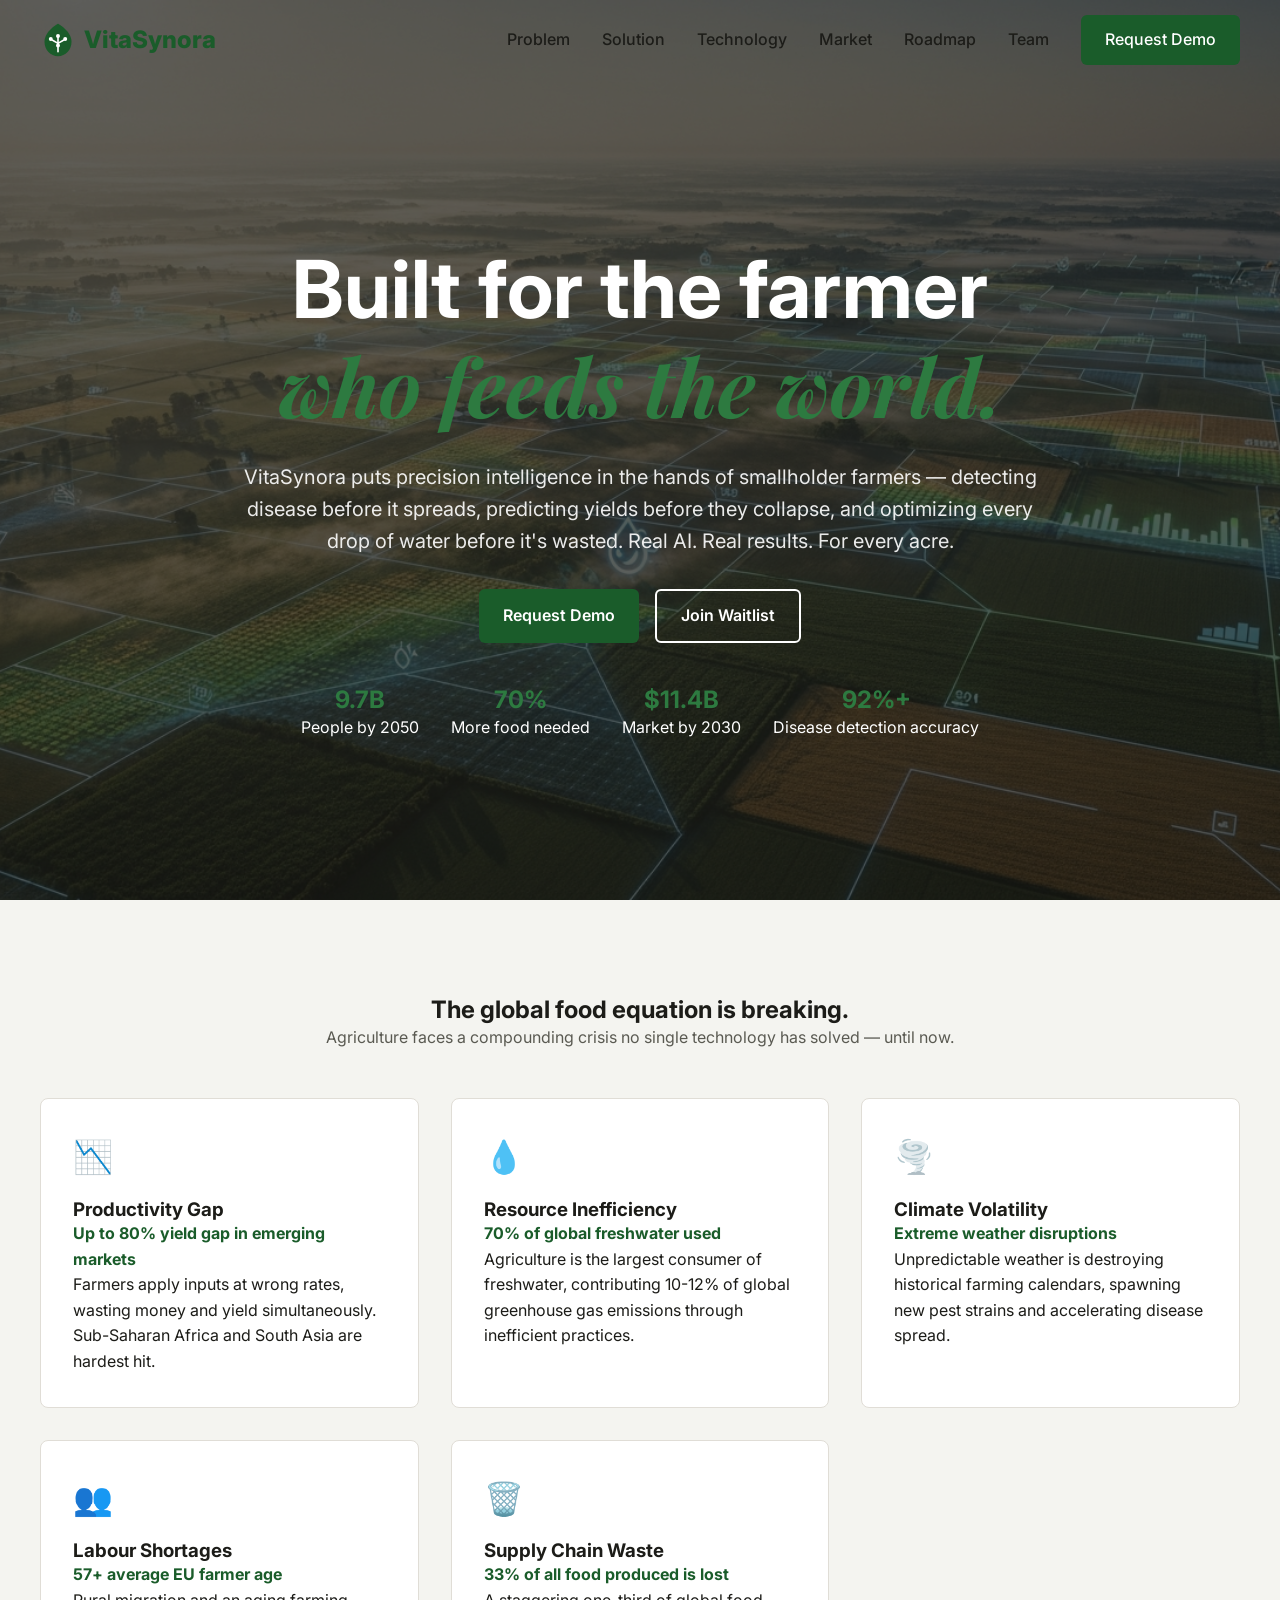
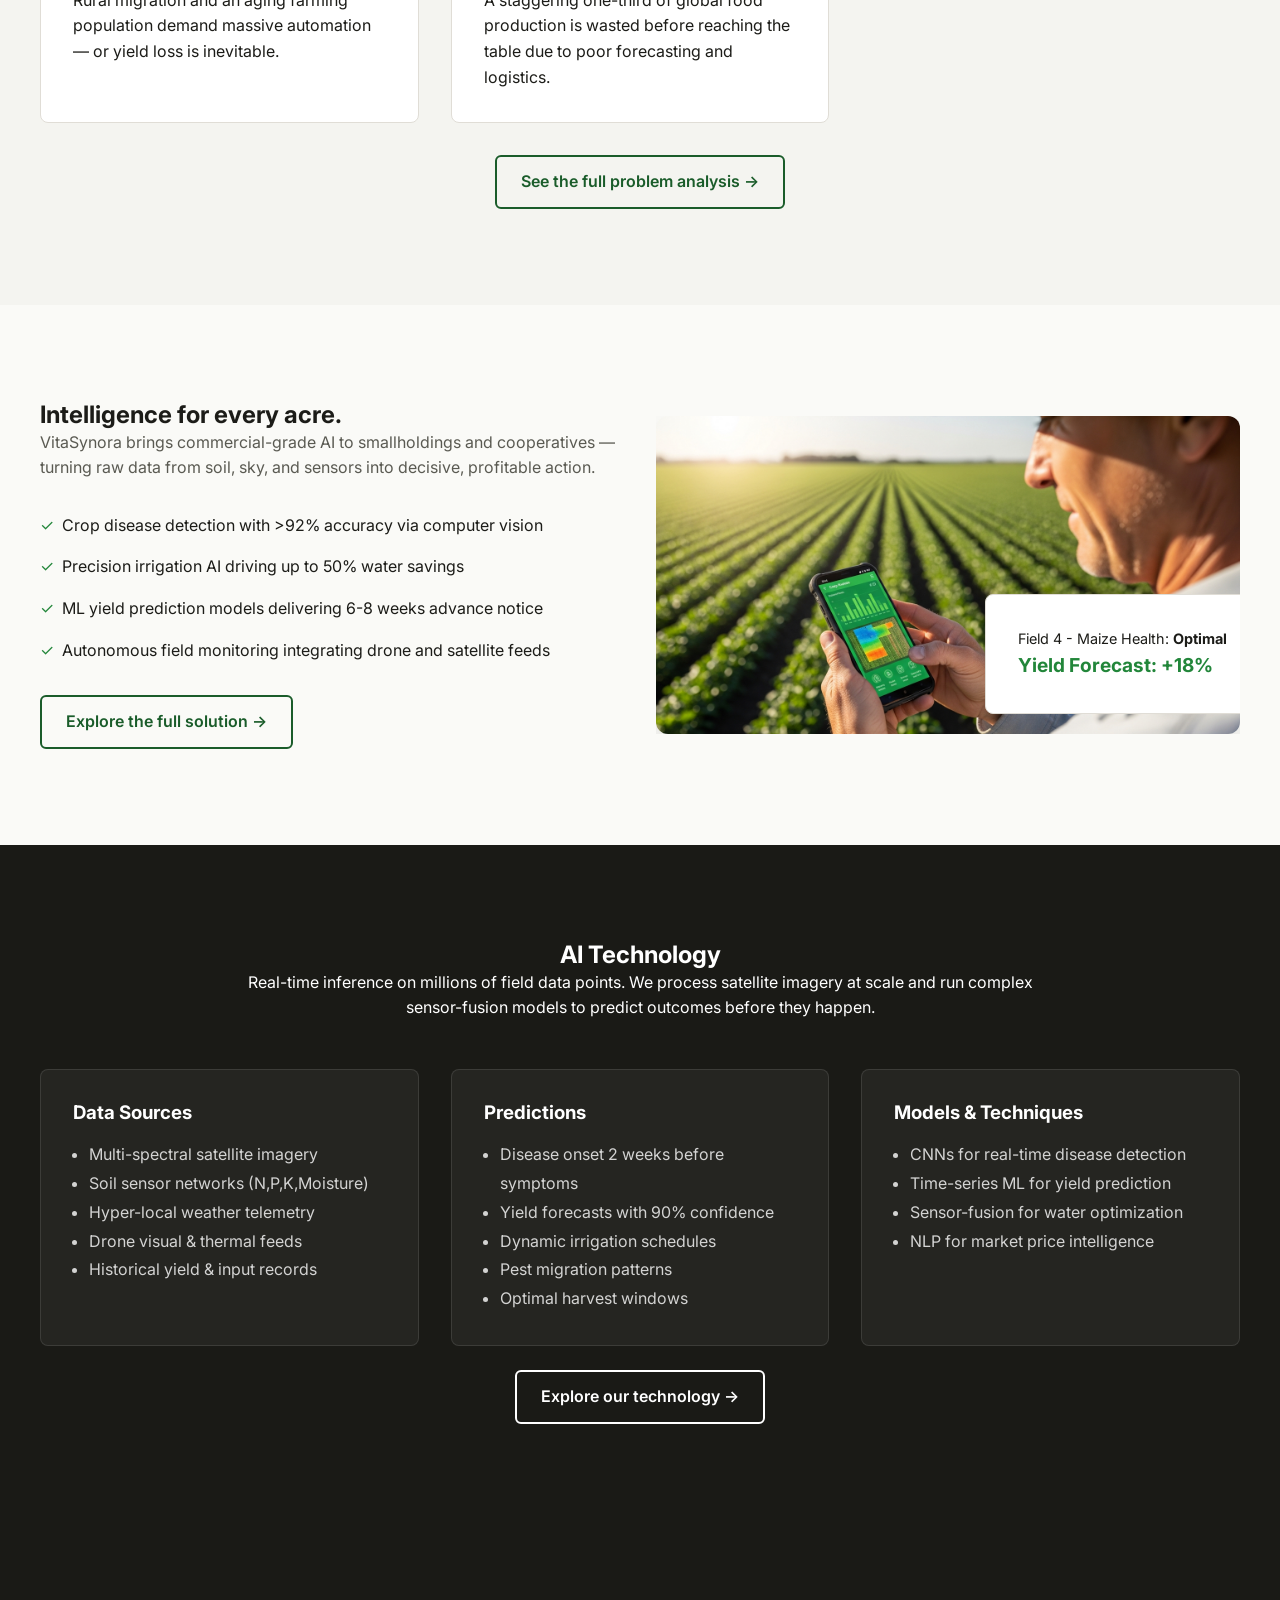
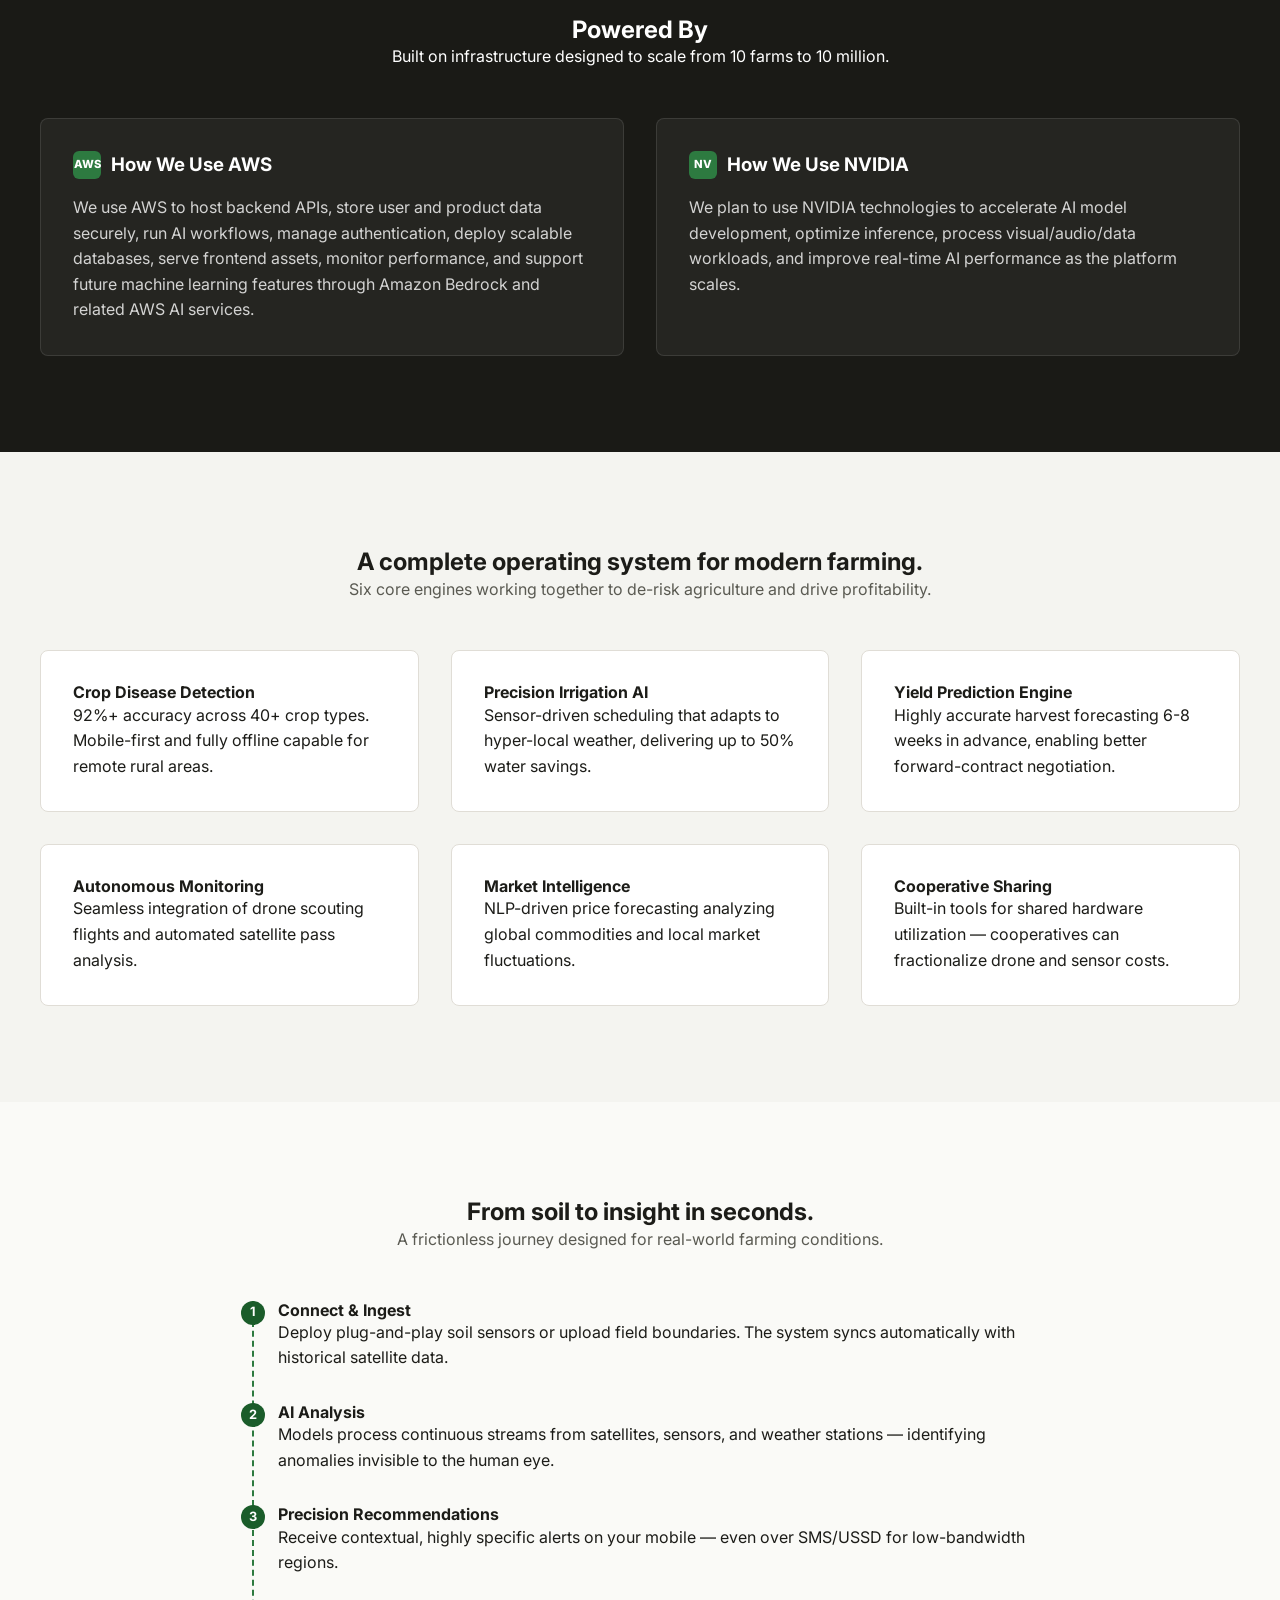
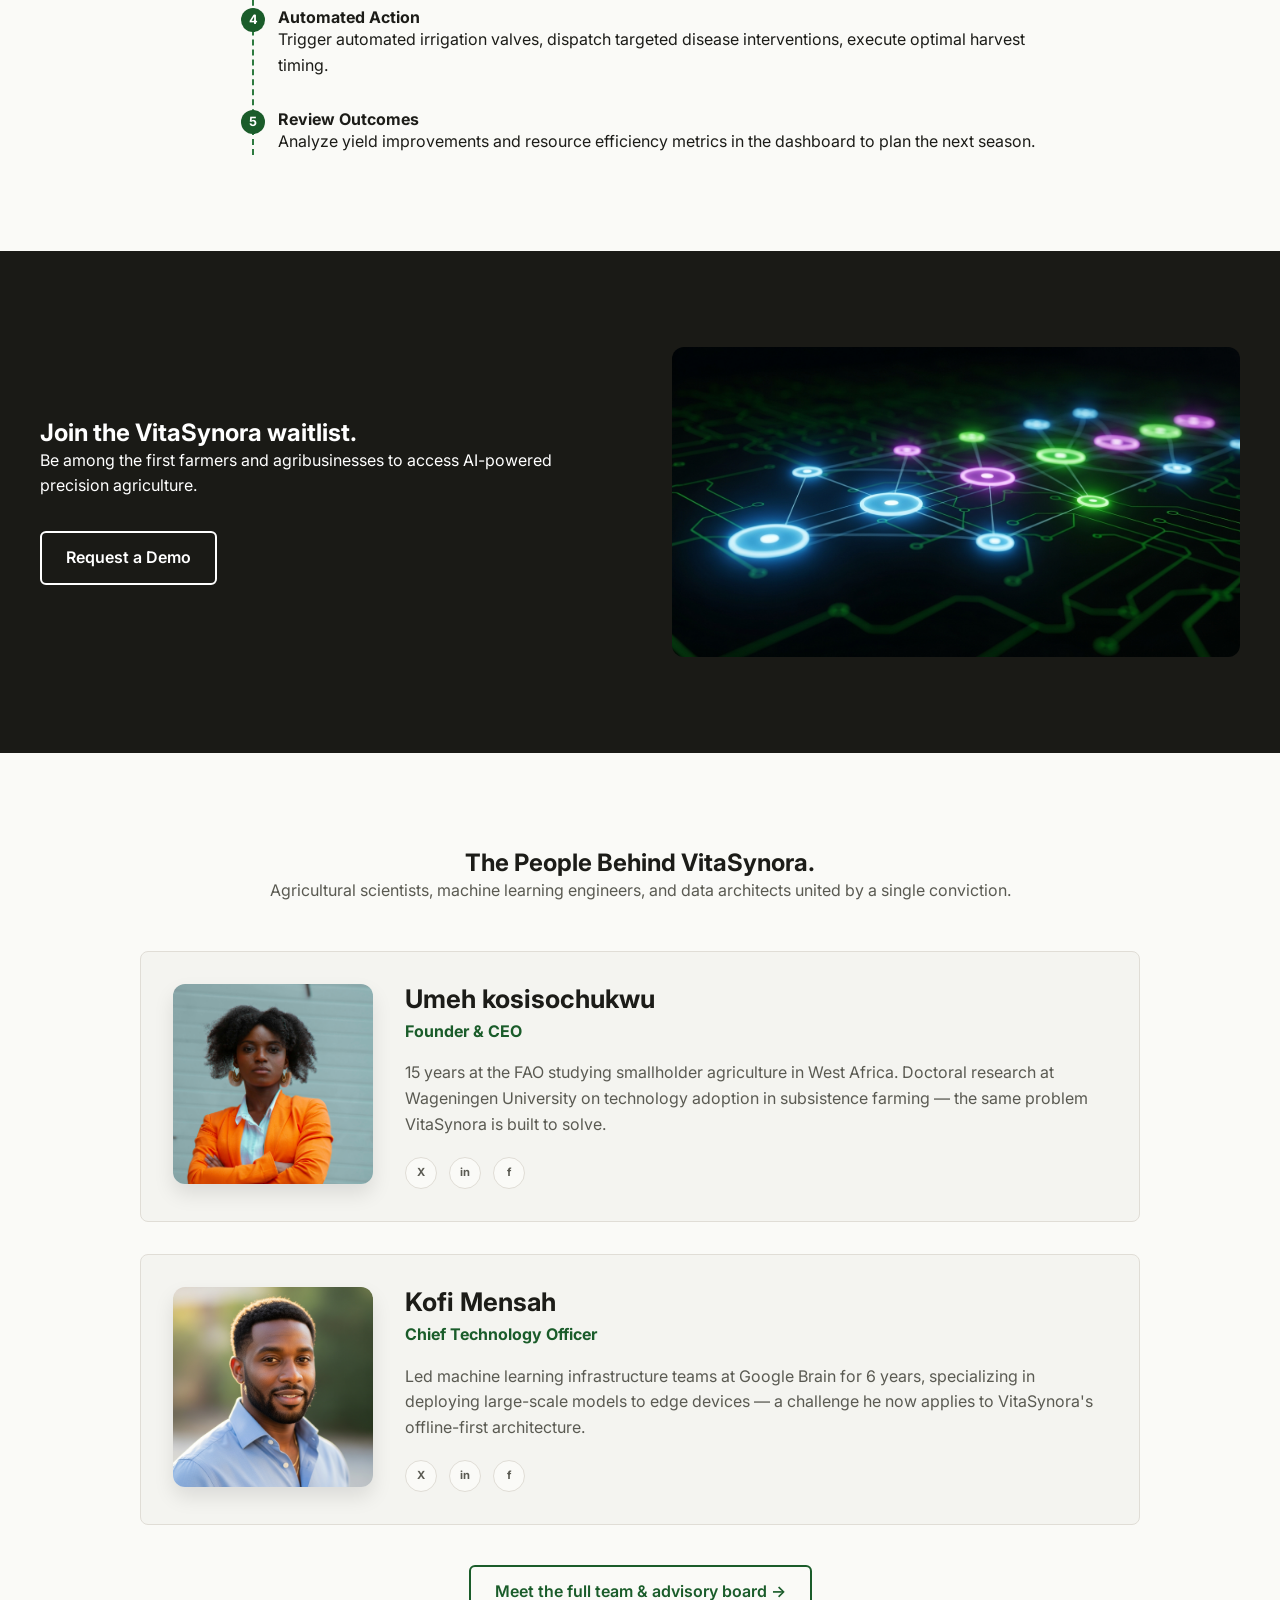
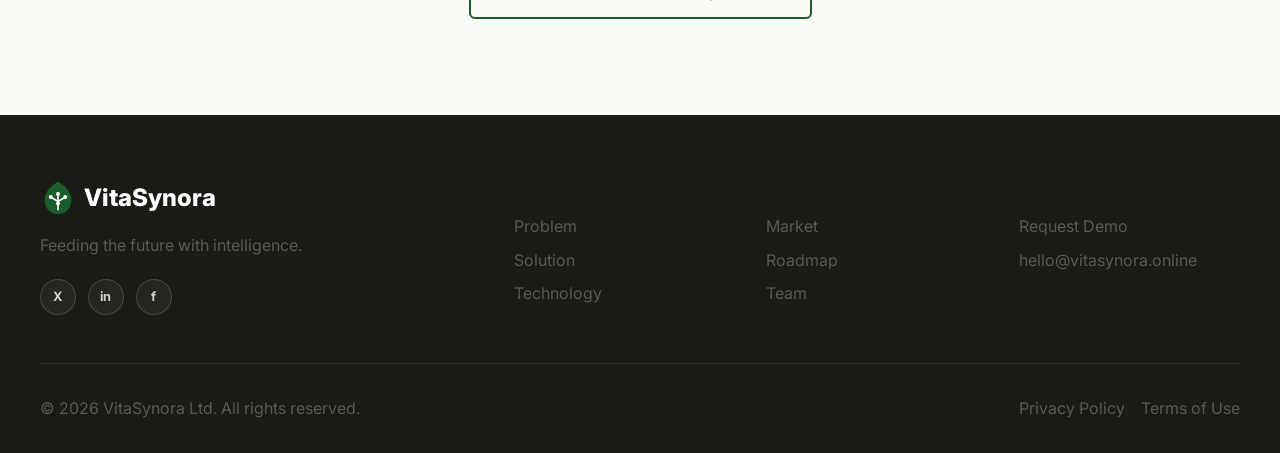
<file: index.html>
<!DOCTYPE html>
<html lang="en">
<head>
  <meta charset="UTF-8">
  <meta name="viewport" content="width=device-width, initial-scale=1.0, viewport-fit=cover">
  <title>VitaSynora | Intelligence for every acre</title>
  <meta name="description" content="VitaSynora puts precision intelligence in the hands of smallholder farmers — detecting disease before it spreads, predicting yields before they collapse.">
  <link rel="stylesheet" href="css/styles.css">
</head>
<body>

  <!-- NAVBAR -->
  <nav class="navbar">
    <div class="nav-container">
      <a href="index.html" class="nav-logo">
        <svg viewBox="0 0 40 40" xmlns="http://www.w3.org/2000/svg" style="width:36px;height:36px">
          <path d="M20 2C20 2 5 10 5 22c0 9.4 6.7 16 15 16s15-6.6 15-16C35 10 20 2 20 2z" fill="#1a5c2a"/>
          <circle cx="20" cy="26" r="2.2" fill="white"/>
          <line x1="20" y1="23.8" x2="20" y2="17" stroke="white" stroke-width="1.8" stroke-linecap="round"/>
          <line x1="20" y1="23.8" x2="13.5" y2="20" stroke="white" stroke-width="1.8" stroke-linecap="round"/>
          <line x1="20" y1="23.8" x2="26.5" y2="20" stroke="white" stroke-width="1.8" stroke-linecap="round"/>
          <circle cx="20" cy="15.5" r="2.2" fill="white"/>
          <circle cx="12" cy="19" r="2.2" fill="white"/>
          <circle cx="28" cy="19" r="2.2" fill="white"/>
          <line x1="20" y1="28.2" x2="20" y2="33" stroke="white" stroke-width="1.8" stroke-linecap="round"/>
        </svg>
        VitaSynora
      </a>
      <div class="nav-links">
        <a href="problem.html">Problem</a>
        <a href="solution.html">Solution</a>
        <a href="technology.html">Technology</a>
        <a href="market.html">Market</a>
        <a href="roadmap.html">Roadmap</a>
        <a href="team.html">Team</a>
        <a href="request-demo.html" class="btn btn-primary">Request Demo</a>
      </div>
      <button class="hamburger" aria-label="Open menu" aria-expanded="false">
        <span></span><span></span><span></span>
      </button>
    </div>
  </nav>

  <!-- HERO -->
  <header class="hero">
    <img src="images/hero-satellite.png" alt="Satellite view of farmland" class="hero-bg">
    <div class="hero-overlay"></div>
    <div class="hero-content reveal">
      <h1>Built for the farmer<br><span class="text-italic text-primary-light">who feeds the world.</span></h1>
      <p>VitaSynora puts precision intelligence in the hands of smallholder farmers — detecting disease before it spreads, predicting yields before they collapse, and optimizing every drop of water before it's wasted. Real AI. Real results. For every acre.</p>
      <div class="hero-actions">
        <a href="request-demo.html" class="btn btn-primary">Request Demo</a>
        <a href="#waitlist" class="btn btn-outline" style="border-color:#fff; color:#fff;">Join Waitlist</a>
      </div>
      <div class="hero-stats">
        <div class="hero-stat-item"><strong>9.7B</strong> People by 2050</div>
        <div class="hero-stat-item"><strong>70%</strong> More food needed</div>
        <div class="hero-stat-item"><strong>$11.4B</strong> Market by 2030</div>
        <div class="hero-stat-item"><strong>92%+</strong> Disease detection accuracy</div>
      </div>
    </div>
  </header>

  <!-- PROBLEM -->
  <section class="section bg-light" id="problem">
    <div class="container">
      <div class="reveal text-center" style="max-width: 800px; margin: 0 auto 3rem;">
        <h2>The global food equation is breaking.</h2>
        <p class="text-muted">Agriculture faces a compounding crisis no single technology has solved — until now.</p>
      </div>
      <div class="grid grid-3 reveal">
        <div class="card">
          <div class="card-icon">📉</div>
          <h3>Productivity Gap</h3>
          <p class="text-primary font-bold">Up to 80% yield gap in emerging markets</p>
          <p>Farmers apply inputs at wrong rates, wasting money and yield simultaneously. Sub-Saharan Africa and South Asia are hardest hit.</p>
        </div>
        <div class="card">
          <div class="card-icon">💧</div>
          <h3>Resource Inefficiency</h3>
          <p class="text-primary font-bold">70% of global freshwater used</p>
          <p>Agriculture is the largest consumer of freshwater, contributing 10-12% of global greenhouse gas emissions through inefficient practices.</p>
        </div>
        <div class="card">
          <div class="card-icon">🌪️</div>
          <h3>Climate Volatility</h3>
          <p class="text-primary font-bold">Extreme weather disruptions</p>
          <p>Unpredictable weather is destroying historical farming calendars, spawning new pest strains and accelerating disease spread.</p>
        </div>
        <div class="card">
          <div class="card-icon">👥</div>
          <h3>Labour Shortages</h3>
          <p class="text-primary font-bold">57+ average EU farmer age</p>
          <p>Rural migration and an aging farming population demand massive automation — or yield loss is inevitable.</p>
        </div>
        <div class="card">
          <div class="card-icon">🗑️</div>
          <h3>Supply Chain Waste</h3>
          <p class="text-primary font-bold">33% of all food produced is lost</p>
          <p>A staggering one-third of global food production is wasted before reaching the table due to poor forecasting and logistics.</p>
        </div>
      </div>
      <div class="text-center mt-4 reveal">
        <a href="problem.html" class="btn btn-outline mt-2">See the full problem analysis →</a>
      </div>
    </div>
  </section>

  <!-- SOLUTION -->
  <section class="section">
    <div class="container">
      <div class="grid grid-2" style="align-items: center;">
        <div class="reveal">
          <h2>Intelligence for every acre.</h2>
          <p class="text-muted" style="margin-bottom: 2rem;">VitaSynora brings commercial-grade AI to smallholdings and cooperatives — turning raw data from soil, sky, and sensors into decisive, profitable action.</p>
          <ul style="list-style: none; display: flex; flex-direction: column; gap: 1rem;">
            <li style="display: flex; gap: 0.5rem;"><span style="color:var(--success)">✓</span> Crop disease detection with >92% accuracy via computer vision</li>
            <li style="display: flex; gap: 0.5rem;"><span style="color:var(--success)">✓</span> Precision irrigation AI driving up to 50% water savings</li>
            <li style="display: flex; gap: 0.5rem;"><span style="color:var(--success)">✓</span> ML yield prediction models delivering 6-8 weeks advance notice</li>
            <li style="display: flex; gap: 0.5rem;"><span style="color:var(--success)">✓</span> Autonomous field monitoring integrating drone and satellite feeds</li>
          </ul>
          <a href="solution.html" class="btn btn-outline" style="margin-top: 2rem;">Explore the full solution →</a>
        </div>
        <div class="reveal image-with-card">
          <img src="images/farmer-app.png" alt="Farmer using VitaSynora app" style="border-radius: 12px; box-shadow: 0 20px 40px rgba(0,0,0,0.1);">
          <div class="card overlay-card">
            <p style="font-size: 0.9rem; margin:0;">Field 4 - Maize Health: <strong>Optimal</strong></p>
            <p style="color:var(--success); font-size: 1.2rem; font-weight: 700; margin:0;">Yield Forecast: +18%</p>
          </div>
        </div>
      </div>
    </div>
  </section>

  <!-- TECH -->
  <section class="section section-dark reveal">
    <div class="container">
      <div class="text-center" style="max-width: 800px; margin: 0 auto 3rem;">
        <h2>AI Technology</h2>
        <p>Real-time inference on millions of field data points. We process satellite imagery at scale and run complex sensor-fusion models to predict outcomes before they happen.</p>
      </div>
      <div class="grid grid-3">
        <div class="card" style="background: rgba(255,255,255,0.05); border-color: rgba(255,255,255,0.1);">
          <h3 style="color:#fff; margin-bottom: 1rem;">Data Sources</h3>
          <ul style="color:rgba(255,255,255,0.8); padding-left:1rem; list-style: disc; line-height:1.8;">
            <li>Multi-spectral satellite imagery</li>
            <li>Soil sensor networks (N,P,K,Moisture)</li>
            <li>Hyper-local weather telemetry</li>
            <li>Drone visual & thermal feeds</li>
            <li>Historical yield & input records</li>
          </ul>
        </div>
        <div class="card" style="background: rgba(255,255,255,0.05); border-color: rgba(255,255,255,0.1);">
          <h3 style="color:#fff; margin-bottom: 1rem;">Predictions</h3>
          <ul style="color:rgba(255,255,255,0.8); padding-left:1rem; list-style: disc; line-height:1.8;">
            <li>Disease onset 2 weeks before symptoms</li>
            <li>Yield forecasts with 90% confidence</li>
            <li>Dynamic irrigation schedules</li>
            <li>Pest migration patterns</li>
            <li>Optimal harvest windows</li>
          </ul>
        </div>
        <div class="card" style="background: rgba(255,255,255,0.05); border-color: rgba(255,255,255,0.1);">
          <h3 style="color:#fff; margin-bottom: 1rem;">Models & Techniques</h3>
          <ul style="color:rgba(255,255,255,0.8); padding-left:1rem; list-style: disc; line-height:1.8;">
            <li>CNNs for real-time disease detection</li>
            <li>Time-series ML for yield prediction</li>
            <li>Sensor-fusion for water optimization</li>
            <li>NLP for market price intelligence</li>
          </ul>
        </div>
      </div>
      <div class="text-center mt-4">
        <a href="technology.html" class="btn btn-outline" style="border-color:#fff; color:#fff;">Explore our technology →</a>
      </div>
    </div>
  </section>

  <!-- OUR STACK: AWS + NVIDIA -->
  <section class="section section-dark reveal">
    <div class="container">
      <div class="text-center" style="max-width: 800px; margin: 0 auto 3rem;">
        <h2>Powered By</h2>
        <p>Built on infrastructure designed to scale from 10 farms to 10 million.</p>
      </div>
      <div class="grid grid-2">
        <div class="stack-card">
          <h3><span class="stack-badge">AWS</span> How We Use AWS</h3>
          <p>We use AWS to host backend APIs, store user and product data securely, run AI workflows, manage authentication, deploy scalable databases, serve frontend assets, monitor performance, and support future machine learning features through Amazon Bedrock and related AWS AI services.</p>
        </div>
        <div class="stack-card">
          <h3><span class="stack-badge">NV</span> How We Use NVIDIA</h3>
          <p>We plan to use NVIDIA technologies to accelerate AI model development, optimize inference, process visual/audio/data workloads, and improve real-time AI performance as the platform scales.</p>
        </div>
      </div>
    </div>
  </section>

  <!-- FEATURES -->
  <section class="section bg-light">
    <div class="container reveal">
      <div class="text-center" style="max-width: 800px; margin: 0 auto 3rem;">
        <h2>A complete operating system for modern farming.</h2>
        <p class="text-muted">Six core engines working together to de-risk agriculture and drive profitability.</p>
      </div>
      <div class="grid grid-3">
        <div class="card">
          <h4>Crop Disease Detection</h4>
          <p>92%+ accuracy across 40+ crop types. Mobile-first and fully offline capable for remote rural areas.</p>
        </div>
        <div class="card">
          <h4>Precision Irrigation AI</h4>
          <p>Sensor-driven scheduling that adapts to hyper-local weather, delivering up to 50% water savings.</p>
        </div>
        <div class="card">
          <h4>Yield Prediction Engine</h4>
          <p>Highly accurate harvest forecasting 6-8 weeks in advance, enabling better forward-contract negotiation.</p>
        </div>
        <div class="card">
          <h4>Autonomous Monitoring</h4>
          <p>Seamless integration of drone scouting flights and automated satellite pass analysis.</p>
        </div>
        <div class="card">
          <h4>Market Intelligence</h4>
          <p>NLP-driven price forecasting analyzing global commodities and local market fluctuations.</p>
        </div>
        <div class="card">
          <h4>Cooperative Sharing</h4>
          <p>Built-in tools for shared hardware utilization — cooperatives can fractionalize drone and sensor costs.</p>
        </div>
      </div>
    </div>
  </section>

  <!-- HOW IT WORKS -->
  <section class="section">
    <div class="container reveal">
      <div class="text-center" style="max-width: 800px; margin: 0 auto 3rem;">
        <h2>From soil to insight in seconds.</h2>
        <p class="text-muted">A frictionless journey designed for real-world farming conditions.</p>
      </div>
      <div class="timeline reveal">
        <div class="timeline-track">
          <div class="timeline-item">
            <div class="timeline-marker">1</div>
            <h4>Connect & Ingest</h4>
            <p>Deploy plug-and-play soil sensors or upload field boundaries. The system syncs automatically with historical satellite data.</p>
          </div>
          <div class="timeline-item">
            <div class="timeline-marker">2</div>
            <h4>AI Analysis</h4>
            <p>Models process continuous streams from satellites, sensors, and weather stations — identifying anomalies invisible to the human eye.</p>
          </div>
          <div class="timeline-item">
            <div class="timeline-marker">3</div>
            <h4>Precision Recommendations</h4>
            <p>Receive contextual, highly specific alerts on your mobile — even over SMS/USSD for low-bandwidth regions.</p>
          </div>
          <div class="timeline-item">
            <div class="timeline-marker">4</div>
            <h4>Automated Action</h4>
            <p>Trigger automated irrigation valves, dispatch targeted disease interventions, execute optimal harvest timing.</p>
          </div>
          <div class="timeline-item">
            <div class="timeline-marker">5</div>
            <h4>Review Outcomes</h4>
            <p>Analyze yield improvements and resource efficiency metrics in the dashboard to plan the next season.</p>
          </div>
        </div>
      </div>
    </div>
  </section>

  <!-- WAITLIST -->
  <section class="section section-dark reveal" id="waitlist">
    <div class="container">
      <div class="grid grid-2" style="align-items: center; gap: 4rem;">
        <div>
          <h2>Join the VitaSynora waitlist.</h2>
          <p style="margin-bottom: 2rem;">Be among the first farmers and agribusinesses to access AI-powered precision agriculture.</p>
          <div style="display:flex; gap:1rem;">
            <a href="request-demo.html" class="btn btn-outline" style="border-color:#fff; color:#fff;">Request a Demo</a>
          </div>
        </div>
        
        <img src="images/roadmap-vision.png" alt="Abstract glowing roadmap timeline" style="width:100%; border-radius:12px; object-fit:cover;">
        <!-- form card -->
        <!-- <div class="card" style="color: var(--text);"> -->
          <!-- <form id="waitlistForm">
            <div class="form-group">
              <label>Full Name</label>
              <input type="text" class="form-control" required>
            </div>
            <div class="form-group">
              <label>Email Address</label>
              <input type="email" class="form-control" required>
            </div>
            <div class="form-group">
              <label>Farm Type</label>
              <select class="form-control" required>
                <option value="">Select...</option>
                <option>Smallholder Farm</option>
                <option>Agricultural Cooperative</option>
                <option>Agribusiness</option>
                <option>Government/NGO</option>
                <option>Other</option>
              </select>
            </div>
            <div class="form-group">
              <label>Country</label>
              <input type="text" class="form-control" required>
            </div>
            <button type="submit" class="btn btn-primary" style="width:100%;">Join the Waitlist</button>
          </form> -->
          <!-- <div id="waitlistSuccess" style="display:none; text-align:center; padding: 2rem 0; color:var(--success); font-weight:bold;">
            Thank you! We'll be in touch.
          </div>
        </div> -->
      </div>
    </div>
  </section>

  <!-- TEAM -->
  <section class="section reveal">
    <div class="container" style="max-width: 1000px;">
      <div class="text-center" style="max-width: 800px; margin: 0 auto 3rem;">
        <h2>The People Behind VitaSynora.</h2>
        <p class="text-muted">Agricultural scientists, machine learning engineers, and data architects united by a single conviction.</p>
      </div>

      <div class="card" style="display: flex; flex-direction: column; gap: 2rem; margin-bottom: 2rem; background: var(--bg-light);">
        <div class="team-profile-row">
          <img src="images/alero.jpg" alt="Dr. Amara Osei">
          <div class="team-profile-body">
            <h3 style="font-size: 1.6rem; margin-bottom: 0.25rem;">Umeh kosisochukwu</h3>
            <p class="text-primary font-bold" style="margin-bottom: 1rem;">Founder & CEO</p>
            <p style="margin-bottom: 1rem; color: var(--text-muted);">15 years at the FAO studying smallholder agriculture in West Africa. Doctoral research at Wageningen University on technology adoption in subsistence farming — the same problem VitaSynora is built to solve.</p>
            <div class="social-links social-links-light social-links-sm">
              <a href="#" aria-label="Twitter">X</a>
              <a href="https://www.linkedin.com/in/kosy-umeh-471545310?utm_source=share_via&utm_content=profile&utm_medium=member_ios" aria-label="LinkedIn">in</a>
              <a href="https://www.facebook.com/share/1D5vDZ2nY4/?mibextid=wwXIfr" aria-label="Facebook">f</a>
            </div>
          </div>
        </div>
      </div>

      <div class="card" style="display: flex; flex-direction: column; gap: 2rem; background: var(--bg-light);">
        <div class="team-profile-row">
          <img src="images/cto-portrait.png" alt="Kofi Mensah">
          <div class="team-profile-body">
            <h3 style="font-size: 1.6rem; margin-bottom: 0.25rem;">Kofi Mensah</h3>
            <p class="text-primary font-bold" style="margin-bottom: 1rem;">Chief Technology Officer</p>
            <p style="margin-bottom: 1rem; color: var(--text-muted);">Led machine learning infrastructure teams at Google Brain for 6 years, specializing in deploying large-scale models to edge devices — a challenge he now applies to VitaSynora's offline-first architecture.</p>
            <div class="social-links social-links-light social-links-sm">
              <a href="#" aria-label="Twitter">X</a>
              <a href="#" aria-label="LinkedIn">in</a>
              <a href="#" aria-label="Facebook">f</a>
            </div>
          </div>
        </div>
      </div>

      <div class="text-center mt-4" style="margin-top: 2.5rem;">
        <a href="team.html" class="btn btn-outline">Meet the full team & advisory board →</a>
      </div>
    </div>
  </section>

  <!-- FOOTER -->
  <footer class="footer">
    <div class="container">
      <div class="footer-grid">
        <div>
          <div class="nav-logo" style="margin-bottom: 1rem; color: #fff;">
            <svg viewBox="0 0 40 40" xmlns="http://www.w3.org/2000/svg" style="width:36px;height:36px">
              <path d="M20 2C20 2 5 10 5 22c0 9.4 6.7 16 15 16s15-6.6 15-16C35 10 20 2 20 2z" fill="#1a5c2a"/>
              <circle cx="20" cy="26" r="2.2" fill="white"/>
              <line x1="20" y1="23.8" x2="20" y2="17" stroke="white" stroke-width="1.8" stroke-linecap="round"/>
              <line x1="20" y1="23.8" x2="13.5" y2="20" stroke="white" stroke-width="1.8" stroke-linecap="round"/>
              <line x1="20" y1="23.8" x2="26.5" y2="20" stroke="white" stroke-width="1.8" stroke-linecap="round"/>
              <circle cx="20" cy="15.5" r="2.2" fill="white"/>
              <circle cx="12" cy="19" r="2.2" fill="white"/>
              <circle cx="28" cy="19" r="2.2" fill="white"/>
              <line x1="20" y1="28.2" x2="20" y2="33" stroke="white" stroke-width="1.8" stroke-linecap="round"/>
            </svg>
            VitaSynora
          </div>
          <p class="text-muted">Feeding the future with intelligence.</p>
          <div class="social-links">
            <a href="#" aria-label="Twitter">X</a>
            <a href="https://www.linkedin.com/company/vitasynora/" aria-label="LinkedIn">in</a>
            <a href="https://www.facebook.com/share/1D5vDZ2nY4/?mibextid=wwXIfr" aria-label="Facebook">f</a>
          </div>
        </div>
        <div>
          <h4 style="margin-bottom: 1rem;">Platform</h4>
          <ul style="display:flex; flex-direction:column; gap:0.5rem;">
            <li><a href="problem.html">Problem</a></li>
            <li><a href="solution.html">Solution</a></li>
            <li><a href="technology.html">Technology</a></li>
          </ul>
        </div>
        <div>
          <h4 style="margin-bottom: 1rem;">Company</h4>
          <ul style="display:flex; flex-direction:column; gap:0.5rem;">
            <li><a href="market.html">Market</a></li>
            <li><a href="roadmap.html">Roadmap</a></li>
            <li><a href="team.html">Team</a></li>
          </ul>
        </div>
        <div>
          <h4 style="margin-bottom: 1rem;">Contact</h4>
          <ul style="display:flex; flex-direction:column; gap:0.5rem;">
            <li><a href="request-demo.html">Request Demo</a></li>
            <li><a href="mailto:hello@vitasynora.online">hello@vitasynora.online</a></li>
          </ul>
        </div>
      </div>
      <div class="footer-bottom">
        <p>© 2026 VitaSynora Ltd. All rights reserved.</p>
        <div style="display:flex; gap:1rem;">
          <a href="#">Privacy Policy</a>
          <a href="#">Terms of Use</a>
        </div>
      </div>
    </div>
  </footer>

  <script src="js/main.js"></script>
</body>
</html>
</file>
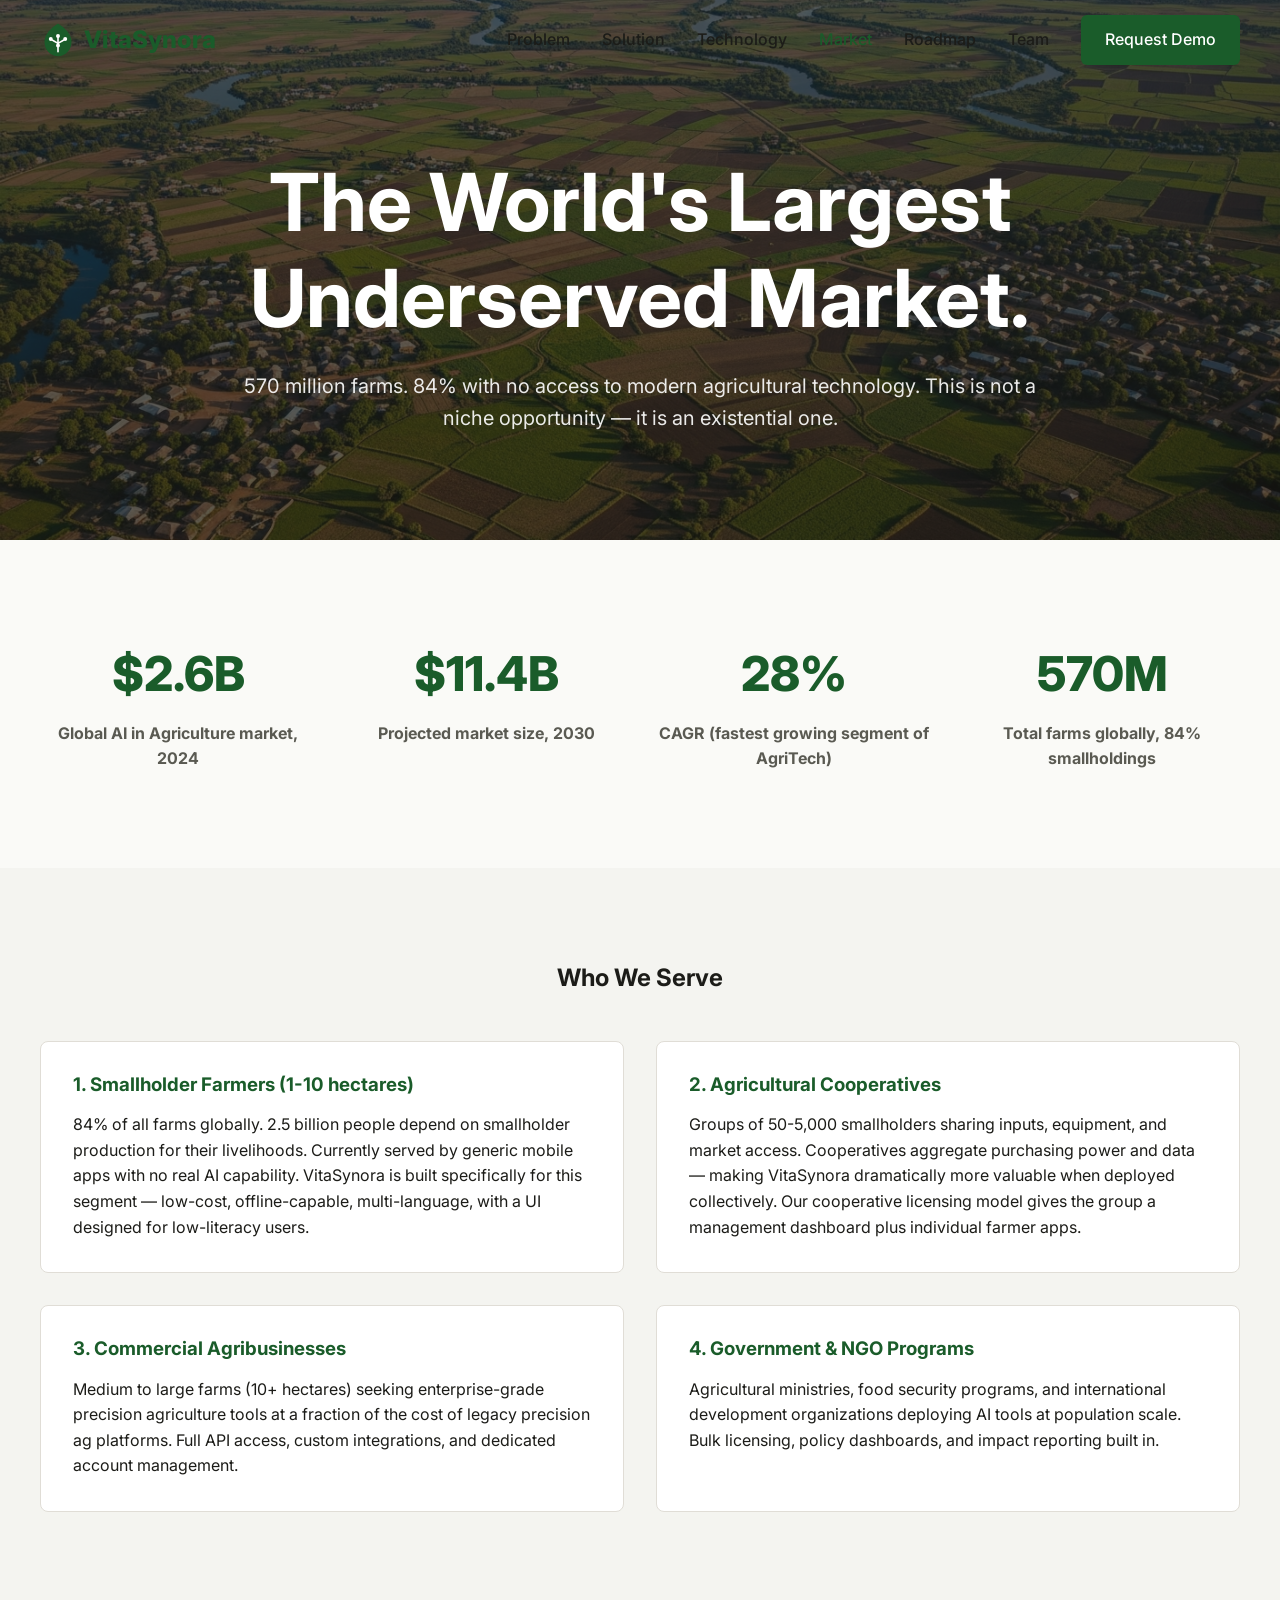
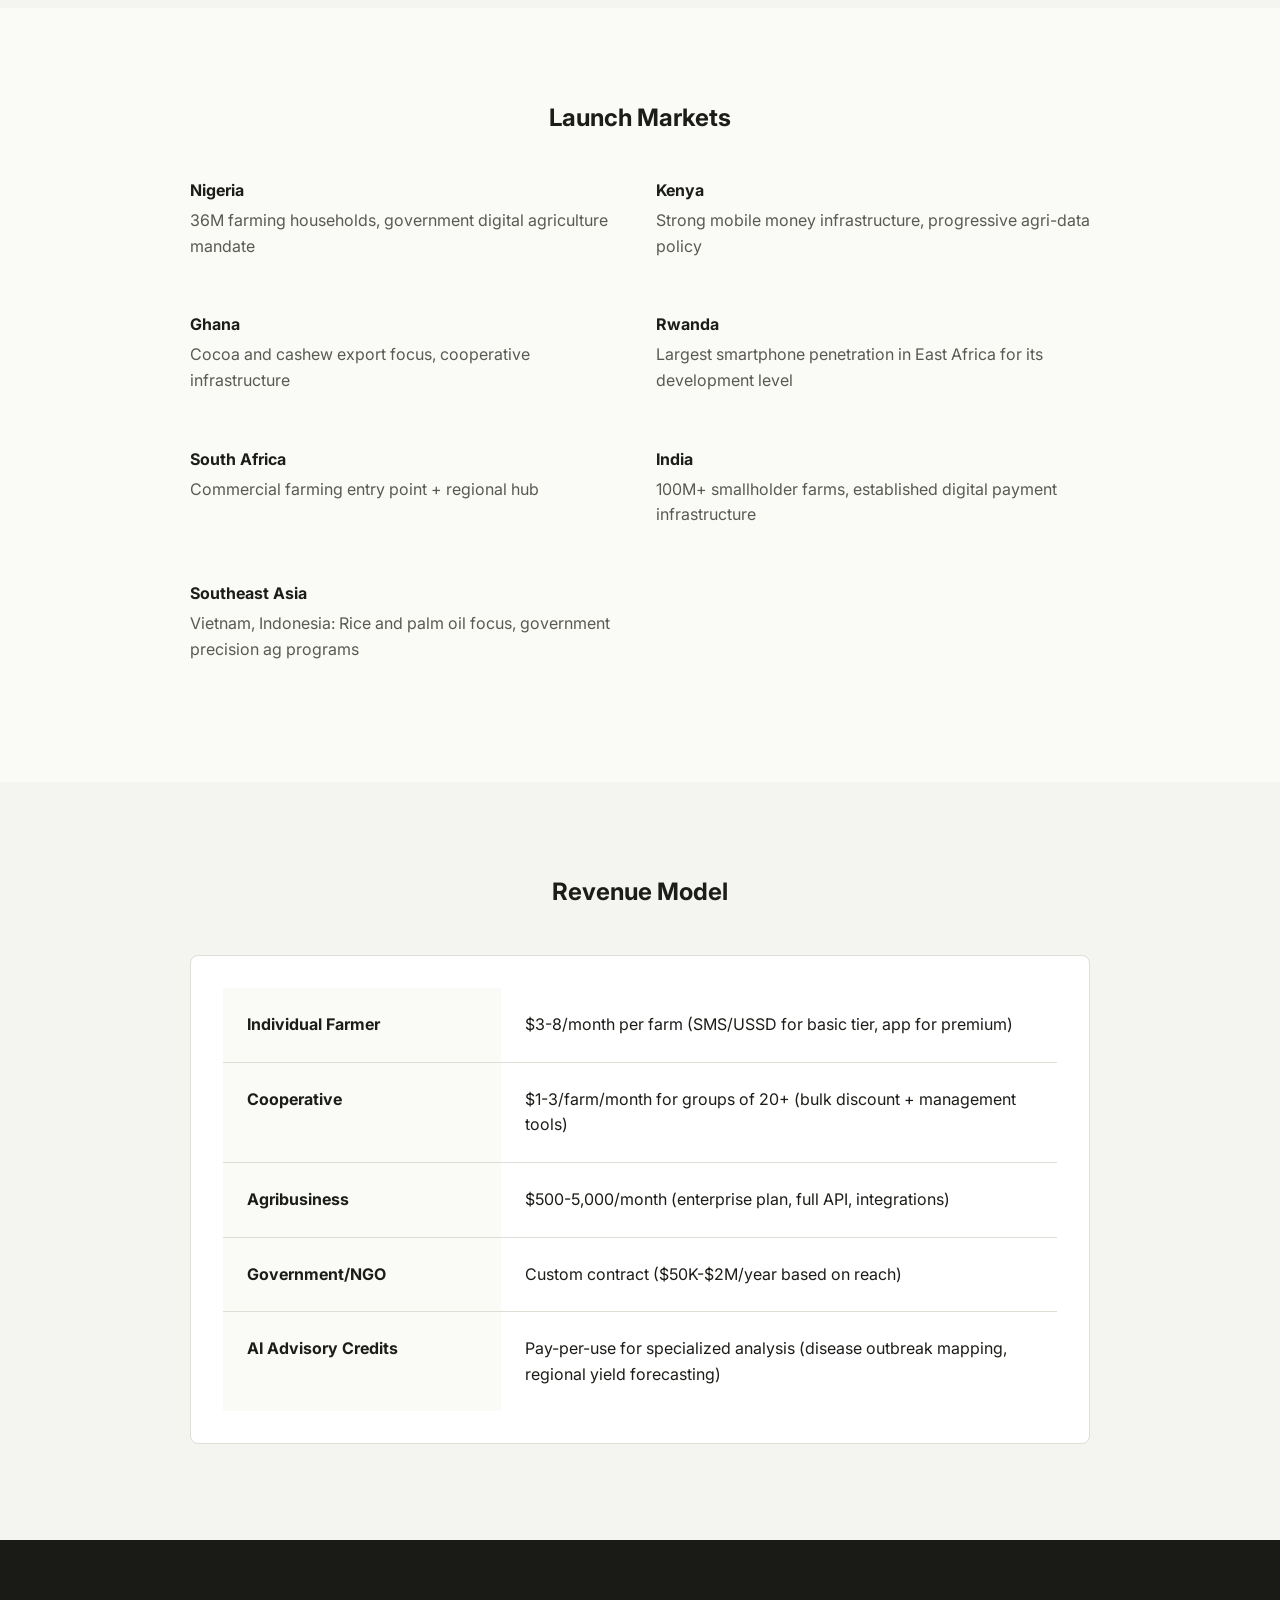
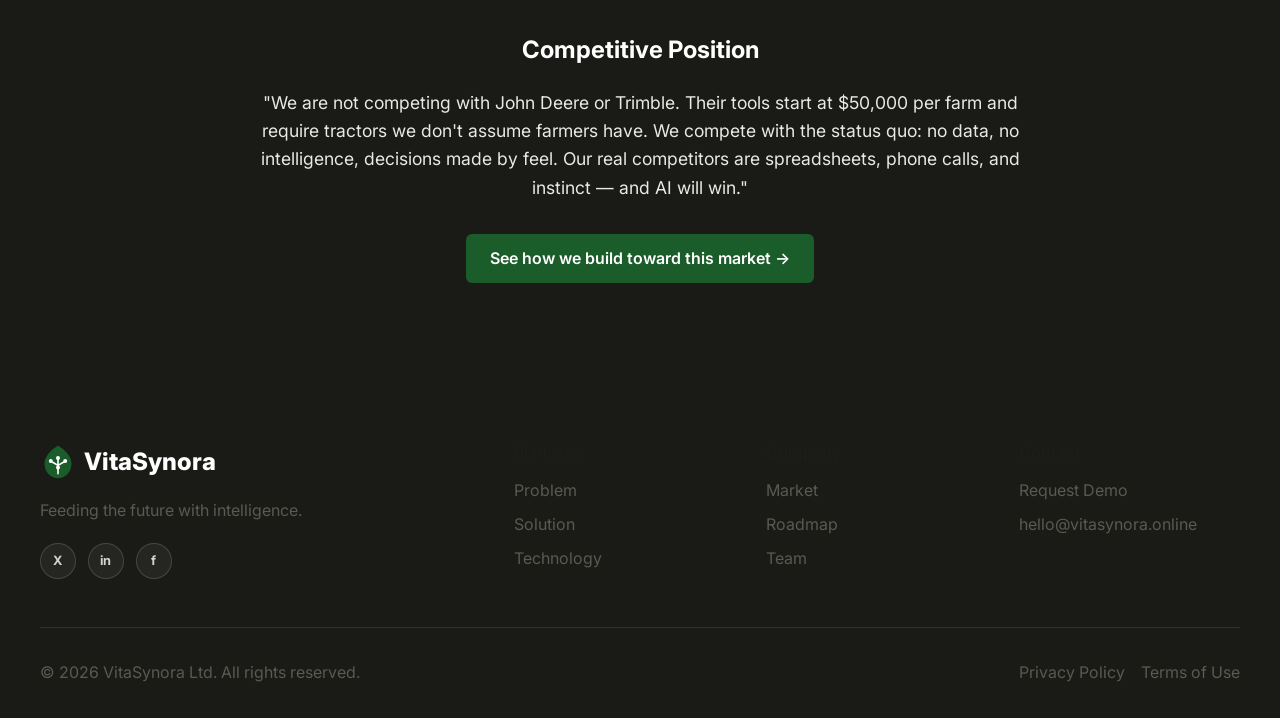
<file: market.html>
<!DOCTYPE html>
<html lang="en">
<head>
  <meta charset="UTF-8">
  <meta name="viewport" content="width=device-width, initial-scale=1.0, viewport-fit=cover">
  <title>Market | VitaSynora</title>
  <meta name="description" content="570 million farms. 84% with no access to modern agricultural technology. This is an existential opportunity.">
  <link rel="stylesheet" href="css/styles.css">
</head>
<body>

  <!-- NAVBAR -->
  <nav class="navbar">
    <div class="nav-container">
      <a href="index.html" class="nav-logo">
        <svg viewBox="0 0 40 40" xmlns="http://www.w3.org/2000/svg" style="width:36px;height:36px">
          <path d="M20 2C20 2 5 10 5 22c0 9.4 6.7 16 15 16s15-6.6 15-16C35 10 20 2 20 2z" fill="#1a5c2a"/>
          <circle cx="20" cy="26" r="2.2" fill="white"/>
          <line x1="20" y1="23.8" x2="20" y2="17" stroke="white" stroke-width="1.8" stroke-linecap="round"/>
          <line x1="20" y1="23.8" x2="13.5" y2="20" stroke="white" stroke-width="1.8" stroke-linecap="round"/>
          <line x1="20" y1="23.8" x2="26.5" y2="20" stroke="white" stroke-width="1.8" stroke-linecap="round"/>
          <circle cx="20" cy="15.5" r="2.2" fill="white"/>
          <circle cx="12" cy="19" r="2.2" fill="white"/>
          <circle cx="28" cy="19" r="2.2" fill="white"/>
          <line x1="20" y1="28.2" x2="20" y2="33" stroke="white" stroke-width="1.8" stroke-linecap="round"/>
        </svg>
        VitaSynora
      </a>
      <div class="nav-links">
        <a href="problem.html">Problem</a>
        <a href="solution.html">Solution</a>
        <a href="technology.html">Technology</a>
        <a href="market.html">Market</a>
        <a href="roadmap.html">Roadmap</a>
        <a href="team.html">Team</a>
        <a href="request-demo.html" class="btn btn-primary">Request Demo</a>
      </div>
      <button class="hamburger">
        <span></span><span></span><span></span>
      </button>
    </div>
  </nav>

  <!-- HERO -->
  <header class="hero hero--page">
    <img src="images/market-overview.png" alt="Aerial view of farmland" class="hero-bg">
    <div class="hero-overlay"></div>
    <div class="hero-content reveal">
      <h1>The World's Largest Underserved Market.</h1>
      <p>570 million farms. 84% with no access to modern agricultural technology. This is not a niche opportunity — it is an existential one.</p>
    </div>
  </header>

  <!-- THE NUMBERS -->
  <section class="section reveal">
    <div class="container">
      <div class="grid grid-4 text-center">
        <div>
          <p style="font-size: 3rem; font-weight: 800; color: var(--primary); margin-bottom: 0.5rem;">$2.6B</p>
          <p class="text-muted font-bold">Global AI in Agriculture market, 2024</p>
        </div>
        <div>
          <p style="font-size: 3rem; font-weight: 800; color: var(--primary); margin-bottom: 0.5rem;">$11.4B</p>
          <p class="text-muted font-bold">Projected market size, 2030</p>
        </div>
        <div>
          <p style="font-size: 3rem; font-weight: 800; color: var(--primary); margin-bottom: 0.5rem;">28%</p>
          <p class="text-muted font-bold">CAGR (fastest growing segment of AgriTech)</p>
        </div>
        <div>
          <p style="font-size: 3rem; font-weight: 800; color: var(--primary); margin-bottom: 0.5rem;">570M</p>
          <p class="text-muted font-bold">Total farms globally, 84% smallholdings</p>
        </div>
      </div>
    </div>
  </section>

  <!-- WHO WE SERVE -->
  <section class="section bg-light reveal">
    <div class="container">
      <h2 style="text-align: center; margin-bottom: 3rem;">Who We Serve</h2>
      <div class="grid grid-2">
        <div class="card">
          <h3 style="margin-bottom: 1rem; color: var(--primary);">1. Smallholder Farmers (1-10 hectares)</h3>
          <p>84% of all farms globally. 2.5 billion people depend on smallholder production for their livelihoods. Currently served by generic mobile apps with no real AI capability. VitaSynora is built specifically for this segment — low-cost, offline-capable, multi-language, with a UI designed for low-literacy users.</p>
        </div>
        <div class="card">
          <h3 style="margin-bottom: 1rem; color: var(--primary);">2. Agricultural Cooperatives</h3>
          <p>Groups of 50-5,000 smallholders sharing inputs, equipment, and market access. Cooperatives aggregate purchasing power and data — making VitaSynora dramatically more valuable when deployed collectively. Our cooperative licensing model gives the group a management dashboard plus individual farmer apps.</p>
        </div>
        <div class="card">
          <h3 style="margin-bottom: 1rem; color: var(--primary);">3. Commercial Agribusinesses</h3>
          <p>Medium to large farms (10+ hectares) seeking enterprise-grade precision agriculture tools at a fraction of the cost of legacy precision ag platforms. Full API access, custom integrations, and dedicated account management.</p>
        </div>
        <div class="card">
          <h3 style="margin-bottom: 1rem; color: var(--primary);">4. Government & NGO Programs</h3>
          <p>Agricultural ministries, food security programs, and international development organizations deploying AI tools at population scale. Bulk licensing, policy dashboards, and impact reporting built in.</p>
        </div>
      </div>
    </div>
  </section>

  <!-- LAUNCH MARKETS -->
  <section class="section reveal">
    <div class="container" style="max-width: 900px;">
      <h2 style="text-align: center; margin-bottom: 3rem;">Launch Markets</h2>
      <div class="grid grid-2">
        <div>
          <h4 style="margin-bottom: 0.5rem;">Nigeria</h4>
          <p class="text-muted" style="margin-bottom: 1.5rem;">36M farming households, government digital agriculture mandate</p>
        </div>
        <div>
          <h4 style="margin-bottom: 0.5rem;">Kenya</h4>
          <p class="text-muted" style="margin-bottom: 1.5rem;">Strong mobile money infrastructure, progressive agri-data policy</p>
        </div>
        <div>
          <h4 style="margin-bottom: 0.5rem;">Ghana</h4>
          <p class="text-muted" style="margin-bottom: 1.5rem;">Cocoa and cashew export focus, cooperative infrastructure</p>
        </div>
        <div>
          <h4 style="margin-bottom: 0.5rem;">Rwanda</h4>
          <p class="text-muted" style="margin-bottom: 1.5rem;">Largest smartphone penetration in East Africa for its development level</p>
        </div>
        <div>
          <h4 style="margin-bottom: 0.5rem;">South Africa</h4>
          <p class="text-muted" style="margin-bottom: 1.5rem;">Commercial farming entry point + regional hub</p>
        </div>
        <div>
          <h4 style="margin-bottom: 0.5rem;">India</h4>
          <p class="text-muted" style="margin-bottom: 1.5rem;">100M+ smallholder farms, established digital payment infrastructure</p>
        </div>
        <div>
          <h4 style="margin-bottom: 0.5rem;">Southeast Asia</h4>
          <p class="text-muted" style="margin-bottom: 1.5rem;">Vietnam, Indonesia: Rice and palm oil focus, government precision ag programs</p>
        </div>
      </div>
    </div>
  </section>

  <!-- REVENUE MODEL -->
  <section class="section bg-light reveal">
    <div class="container" style="max-width: 900px;">
      <h2 style="text-align: center; margin-bottom: 3rem;">Revenue Model</h2>
      <div class="card revenue-table">
        <div class="revenue-row">
          <div class="revenue-label">Individual Farmer</div>
          <div class="revenue-value">$3-8/month per farm (SMS/USSD for basic tier, app for premium)</div>
        </div>
        <div class="revenue-row">
          <div class="revenue-label">Cooperative</div>
          <div class="revenue-value">$1-3/farm/month for groups of 20+ (bulk discount + management tools)</div>
        </div>
        <div class="revenue-row">
          <div class="revenue-label">Agribusiness</div>
          <div class="revenue-value">$500-5,000/month (enterprise plan, full API, integrations)</div>
        </div>
        <div class="revenue-row">
          <div class="revenue-label">Government/NGO</div>
          <div class="revenue-value">Custom contract ($50K-$2M/year based on reach)</div>
        </div>
        <div class="revenue-row">
          <div class="revenue-label">AI Advisory Credits</div>
          <div class="revenue-value">Pay-per-use for specialized analysis (disease outbreak mapping, regional yield forecasting)</div>
        </div>
      </div>
    </div>
  </section>

  <!-- COMPETITIVE POSITION -->
  <section class="section section-dark reveal">
    <div class="container" style="max-width: 800px; text-align: center;">
      <h2 style="margin-bottom: 1.5rem;">Competitive Position</h2>
      <p style="margin-bottom: 2rem; font-size: 1.1rem; opacity: 0.9;">"We are not competing with John Deere or Trimble. Their tools start at $50,000 per farm and require tractors we don't assume farmers have. We compete with the status quo: no data, no intelligence, decisions made by feel. Our real competitors are spreadsheets, phone calls, and instinct — and AI will win."</p>
      <a href="roadmap.html" class="btn btn-primary">See how we build toward this market →</a>
    </div>
  </section>

  <!-- FOOTER -->
  <footer class="footer">
    <div class="container">
      <div class="footer-grid">
        <div>
          <div class="nav-logo" style="margin-bottom: 1rem; color: #fff;">
            <svg viewBox="0 0 40 40" xmlns="http://www.w3.org/2000/svg" style="width:36px;height:36px">
              <path d="M20 2C20 2 5 10 5 22c0 9.4 6.7 16 15 16s15-6.6 15-16C35 10 20 2 20 2z" fill="#1a5c2a"/>
              <circle cx="20" cy="26" r="2.2" fill="white"/>
              <line x1="20" y1="23.8" x2="20" y2="17" stroke="white" stroke-width="1.8" stroke-linecap="round"/>
              <line x1="20" y1="23.8" x2="13.5" y2="20" stroke="white" stroke-width="1.8" stroke-linecap="round"/>
              <line x1="20" y1="23.8" x2="26.5" y2="20" stroke="white" stroke-width="1.8" stroke-linecap="round"/>
              <circle cx="20" cy="15.5" r="2.2" fill="white"/>
              <circle cx="12" cy="19" r="2.2" fill="white"/>
              <circle cx="28" cy="19" r="2.2" fill="white"/>
              <line x1="20" y1="28.2" x2="20" y2="33" stroke="white" stroke-width="1.8" stroke-linecap="round"/>
            </svg>
            VitaSynora
          </div>
          <p class="text-muted">Feeding the future with intelligence.</p>
          <div class="social-links">
            <a href="#" aria-label="Twitter">X</a>
            <a href="https://www.linkedin.com/company/vitasynora/" aria-label="LinkedIn">in</a>
            <a href="https://www.facebook.com/share/1D5vDZ2nY4/?mibextid=wwXIfr" aria-label="Facebook">f</a>
          </div>
        </div>
        <div>
          <h4 style="margin-bottom: 1rem;">Platform</h4>
          <ul style="display:flex; flex-direction:column; gap:0.5rem;">
            <li><a href="problem.html">Problem</a></li>
            <li><a href="solution.html">Solution</a></li>
            <li><a href="technology.html">Technology</a></li>
          </ul>
        </div>
        <div>
          <h4 style="margin-bottom: 1rem;">Company</h4>
          <ul style="display:flex; flex-direction:column; gap:0.5rem;">
            <li><a href="market.html">Market</a></li>
            <li><a href="roadmap.html">Roadmap</a></li>
            <li><a href="team.html">Team</a></li>
          </ul>
        </div>
        <div>
          <h4 style="margin-bottom: 1rem;">Contact</h4>
          <ul style="display:flex; flex-direction:column; gap:0.5rem;">
            <li><a href="request-demo.html">Request Demo</a></li>
            <li><a href="mailto:hello@vitasynora.online">hello@vitasynora.online</a></li>
          </ul>
        </div>
      </div>
      <div class="footer-bottom">
        <p>© 2026 VitaSynora Ltd. All rights reserved.</p>
        <div style="display:flex; gap:1rem;">
          <a href="#">Privacy Policy</a>
          <a href="#">Terms of Use</a>
        </div>
      </div>
    </div>
  </footer>

  <script src="js/main.js"></script>
</body>
</html>
</file>
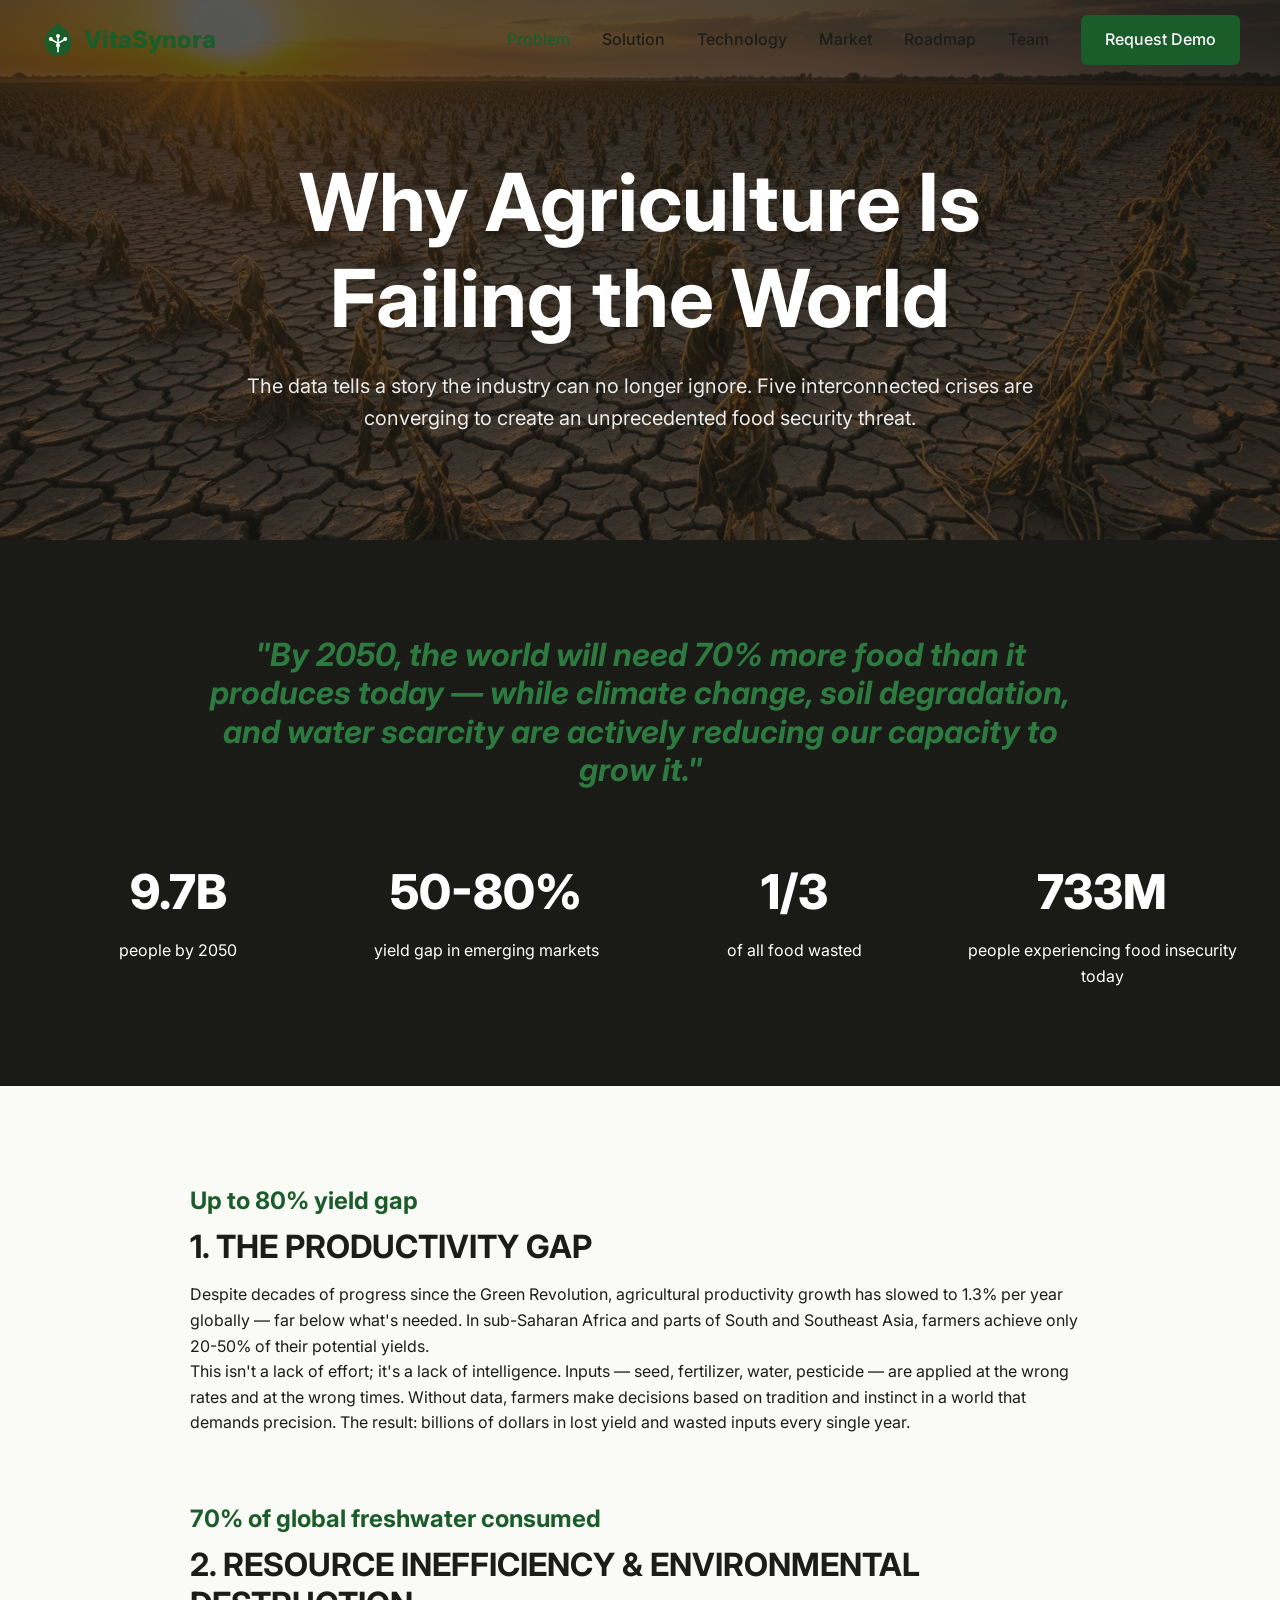
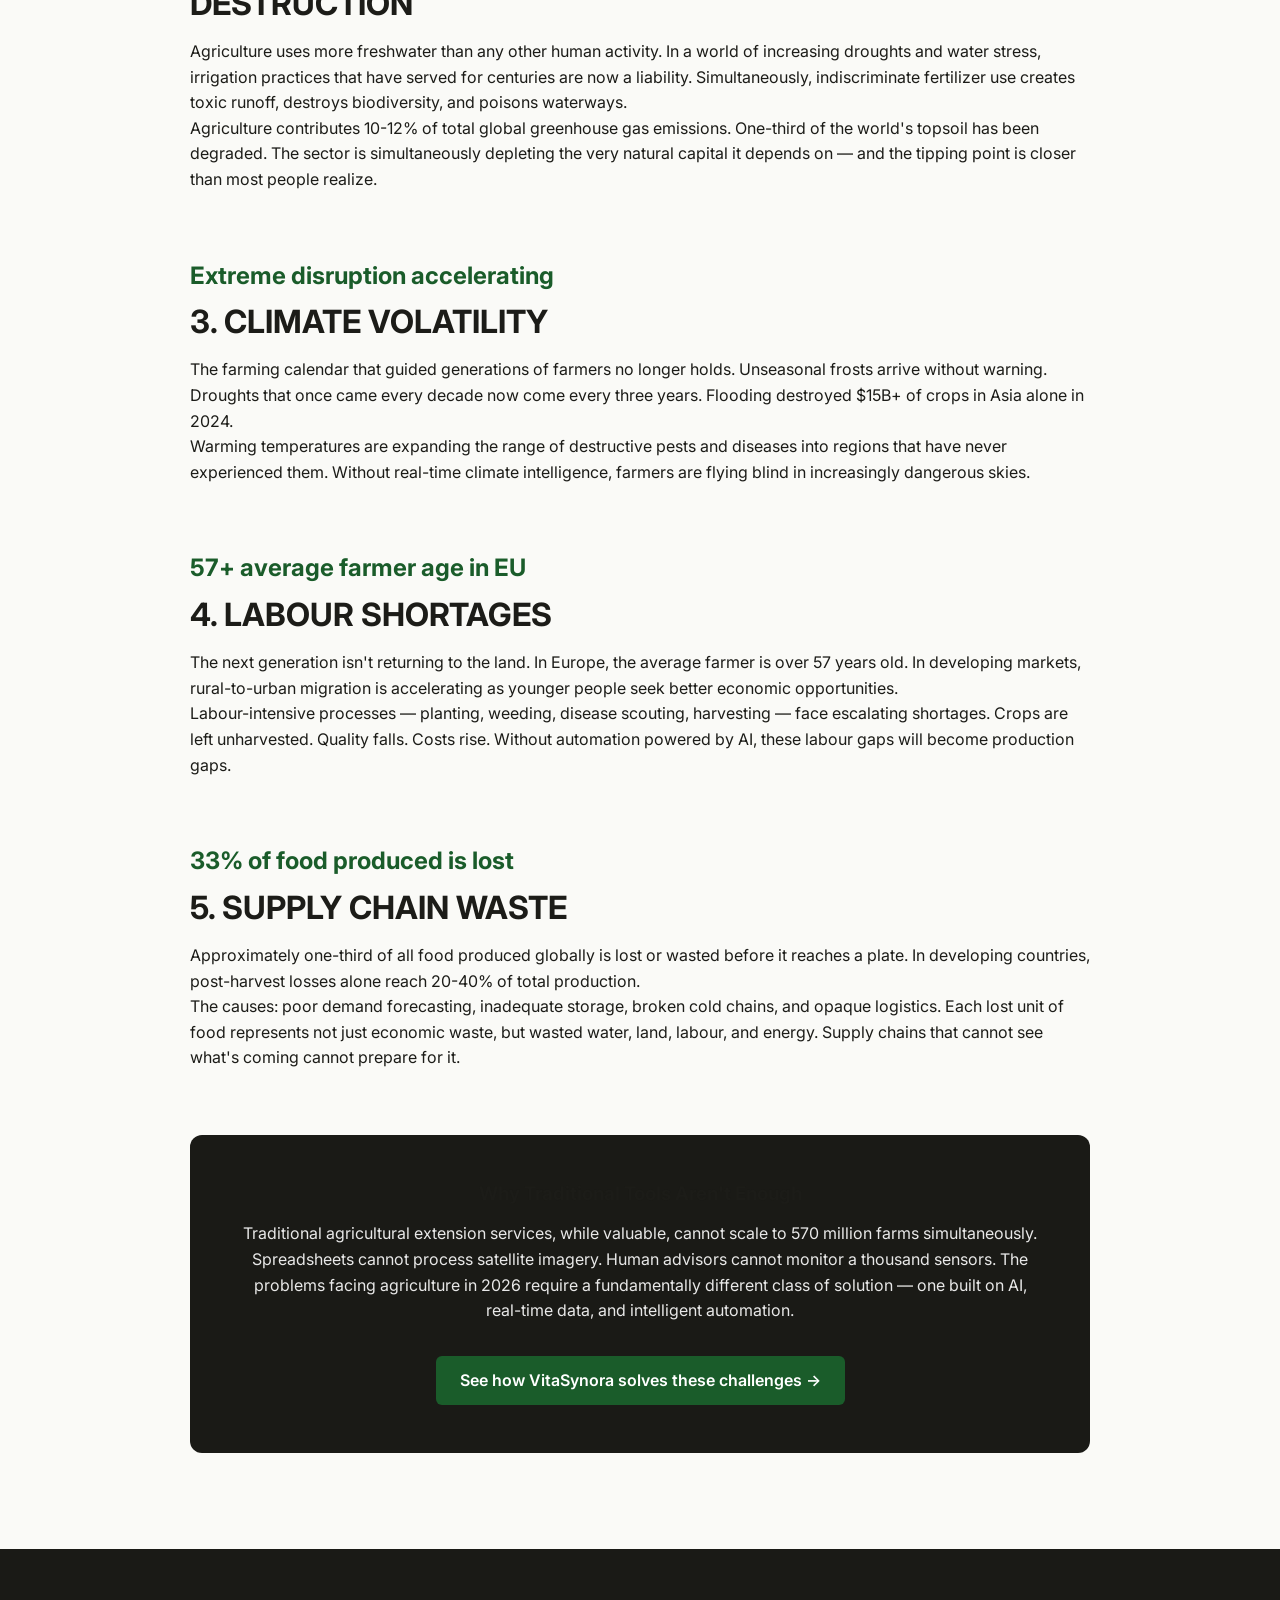
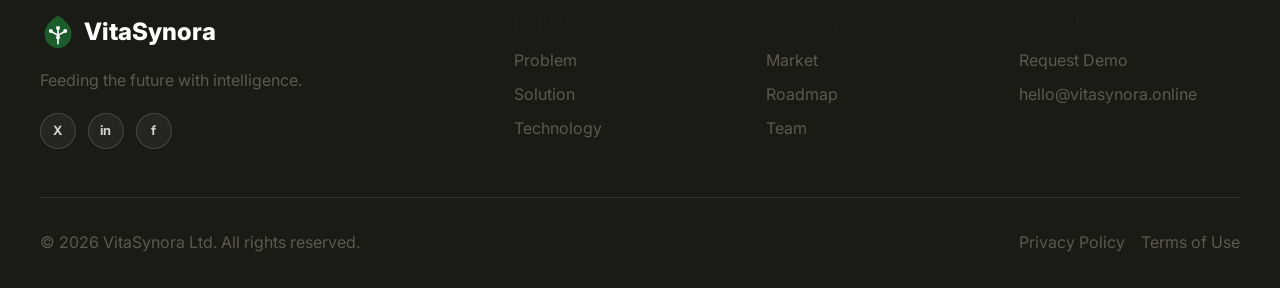
<file: problem.html>
<!DOCTYPE html>
<html lang="en">
<head>
  <meta charset="UTF-8">
  <meta name="viewport" content="width=device-width, initial-scale=1.0, viewport-fit=cover">
  <title>The Problem | VitaSynora</title>
  <meta name="description" content="Why agriculture is failing the world. The five interconnected crises converging to create an unprecedented food security threat.">
  <link rel="stylesheet" href="css/styles.css">
</head>
<body>

  <!-- NAVBAR -->
  <nav class="navbar">
    <div class="nav-container">
      <a href="index.html" class="nav-logo">
        <svg viewBox="0 0 40 40" xmlns="http://www.w3.org/2000/svg" style="width:36px;height:36px">
          <path d="M20 2C20 2 5 10 5 22c0 9.4 6.7 16 15 16s15-6.6 15-16C35 10 20 2 20 2z" fill="#1a5c2a"/>
          <circle cx="20" cy="26" r="2.2" fill="white"/>
          <line x1="20" y1="23.8" x2="20" y2="17" stroke="white" stroke-width="1.8" stroke-linecap="round"/>
          <line x1="20" y1="23.8" x2="13.5" y2="20" stroke="white" stroke-width="1.8" stroke-linecap="round"/>
          <line x1="20" y1="23.8" x2="26.5" y2="20" stroke="white" stroke-width="1.8" stroke-linecap="round"/>
          <circle cx="20" cy="15.5" r="2.2" fill="white"/>
          <circle cx="12" cy="19" r="2.2" fill="white"/>
          <circle cx="28" cy="19" r="2.2" fill="white"/>
          <line x1="20" y1="28.2" x2="20" y2="33" stroke="white" stroke-width="1.8" stroke-linecap="round"/>
        </svg>
        VitaSynora
      </a>
      <div class="nav-links">
        <a href="problem.html">Problem</a>
        <a href="solution.html">Solution</a>
        <a href="technology.html">Technology</a>
        <a href="market.html">Market</a>
        <a href="roadmap.html">Roadmap</a>
        <a href="team.html">Team</a>
        <a href="request-demo.html" class="btn btn-primary">Request Demo</a>
      </div>
      <button class="hamburger">
        <span></span><span></span><span></span>
      </button>
    </div>
  </nav>

  <!-- HERO -->
  <header class="hero hero--page">
    <img src="images/problem-drought.png" alt="Cracked dry farmland" class="hero-bg">
    <div class="hero-overlay"></div>
    <div class="hero-content reveal">
      <h1>Why Agriculture Is Failing the World</h1>
      <p>The data tells a story the industry can no longer ignore. Five interconnected crises are converging to create an unprecedented food security threat.</p>
    </div>
  </header>

  <!-- THE SCALE OF THE CRISIS -->
  <section class="section section-dark reveal">
    <div class="container">
      <h2 style="font-size: 2rem; max-width: 900px; margin: 0 auto 4rem; text-align: center; color: var(--primary-light); font-style: italic;">
        "By 2050, the world will need 70% more food than it produces today — while climate change, soil degradation, and water scarcity are actively reducing our capacity to grow it."
      </h2>
      <div class="grid grid-4 text-center">
        <div>
          <p style="font-size: 3rem; font-weight: 800; color: #fff; margin-bottom: 0.5rem;">9.7B</p>
          <p>people by 2050</p>
        </div>
        <div>
          <p style="font-size: 3rem; font-weight: 800; color: #fff; margin-bottom: 0.5rem;">50-80%</p>
          <p>yield gap in emerging markets</p>
        </div>
        <div>
          <p style="font-size: 3rem; font-weight: 800; color: #fff; margin-bottom: 0.5rem;">1/3</p>
          <p>of all food wasted</p>
        </div>
        <div>
          <p style="font-size: 3rem; font-weight: 800; color: #fff; margin-bottom: 0.5rem;">733M</p>
          <p>people experiencing food insecurity today</p>
        </div>
      </div>
    </div>
  </section>

  <!-- THE FIVE CRISES -->
  <section class="section">
    <div class="container" style="max-width: 900px;">
      
      <div class="reveal" style="margin-bottom: 4rem;">
        <p class="text-primary font-bold" style="font-size: 1.5rem; margin-bottom: 0.5rem;">Up to 80% yield gap</p>
        <h3 style="font-size: 2rem; margin-bottom: 1rem;">1. THE PRODUCTIVITY GAP</h3>
        <p>Despite decades of progress since the Green Revolution, agricultural productivity growth has slowed to 1.3% per year globally — far below what's needed. In sub-Saharan Africa and parts of South and Southeast Asia, farmers achieve only 20-50% of their potential yields.</p>
        <p>This isn't a lack of effort; it's a lack of intelligence. Inputs — seed, fertilizer, water, pesticide — are applied at the wrong rates and at the wrong times. Without data, farmers make decisions based on tradition and instinct in a world that demands precision. The result: billions of dollars in lost yield and wasted inputs every single year.</p>
      </div>

      <div class="reveal" style="margin-bottom: 4rem;">
        <p class="text-primary font-bold" style="font-size: 1.5rem; margin-bottom: 0.5rem;">70% of global freshwater consumed</p>
        <h3 style="font-size: 2rem; margin-bottom: 1rem;">2. RESOURCE INEFFICIENCY & ENVIRONMENTAL DESTRUCTION</h3>
        <p>Agriculture uses more freshwater than any other human activity. In a world of increasing droughts and water stress, irrigation practices that have served for centuries are now a liability. Simultaneously, indiscriminate fertilizer use creates toxic runoff, destroys biodiversity, and poisons waterways.</p>
        <p>Agriculture contributes 10-12% of total global greenhouse gas emissions. One-third of the world's topsoil has been degraded. The sector is simultaneously depleting the very natural capital it depends on — and the tipping point is closer than most people realize.</p>
      </div>

      <div class="reveal" style="margin-bottom: 4rem;">
        <p class="text-primary font-bold" style="font-size: 1.5rem; margin-bottom: 0.5rem;">Extreme disruption accelerating</p>
        <h3 style="font-size: 2rem; margin-bottom: 1rem;">3. CLIMATE VOLATILITY</h3>
        <p>The farming calendar that guided generations of farmers no longer holds. Unseasonal frosts arrive without warning. Droughts that once came every decade now come every three years. Flooding destroyed $15B+ of crops in Asia alone in 2024.</p>
        <p>Warming temperatures are expanding the range of destructive pests and diseases into regions that have never experienced them. Without real-time climate intelligence, farmers are flying blind in increasingly dangerous skies.</p>
      </div>

      <div class="reveal" style="margin-bottom: 4rem;">
        <p class="text-primary font-bold" style="font-size: 1.5rem; margin-bottom: 0.5rem;">57+ average farmer age in EU</p>
        <h3 style="font-size: 2rem; margin-bottom: 1rem;">4. LABOUR SHORTAGES</h3>
        <p>The next generation isn't returning to the land. In Europe, the average farmer is over 57 years old. In developing markets, rural-to-urban migration is accelerating as younger people seek better economic opportunities.</p>
        <p>Labour-intensive processes — planting, weeding, disease scouting, harvesting — face escalating shortages. Crops are left unharvested. Quality falls. Costs rise. Without automation powered by AI, these labour gaps will become production gaps.</p>
      </div>

      <div class="reveal" style="margin-bottom: 4rem;">
        <p class="text-primary font-bold" style="font-size: 1.5rem; margin-bottom: 0.5rem;">33% of food produced is lost</p>
        <h3 style="font-size: 2rem; margin-bottom: 1rem;">5. SUPPLY CHAIN WASTE</h3>
        <p>Approximately one-third of all food produced globally is lost or wasted before it reaches a plate. In developing countries, post-harvest losses alone reach 20-40% of total production.</p>
        <p>The causes: poor demand forecasting, inadequate storage, broken cold chains, and opaque logistics. Each lost unit of food represents not just economic waste, but wasted water, land, labour, and energy. Supply chains that cannot see what's coming cannot prepare for it.</p>
      </div>

      <div class="reveal" style="background: var(--bg-dark); color: #fff; padding: 3rem; border-radius: 12px; text-align: center;">
        <h3 style="margin-bottom: 1rem;">Why Traditional Tools Aren't Enough</h3>
        <p style="margin-bottom: 2rem; opacity: 0.9;">Traditional agricultural extension services, while valuable, cannot scale to 570 million farms simultaneously. Spreadsheets cannot process satellite imagery. Human advisors cannot monitor a thousand sensors. The problems facing agriculture in 2026 require a fundamentally different class of solution — one built on AI, real-time data, and intelligent automation.</p>
        <a href="solution.html" class="btn btn-primary">See how VitaSynora solves these challenges →</a>
      </div>

    </div>
  </section>

  <!-- FOOTER -->
  <footer class="footer">
    <div class="container">
      <div class="footer-grid">
        <div>
          <div class="nav-logo" style="margin-bottom: 1rem; color: #fff;">
            <svg viewBox="0 0 40 40" xmlns="http://www.w3.org/2000/svg" style="width:36px;height:36px">
              <path d="M20 2C20 2 5 10 5 22c0 9.4 6.7 16 15 16s15-6.6 15-16C35 10 20 2 20 2z" fill="#1a5c2a"/>
              <circle cx="20" cy="26" r="2.2" fill="white"/>
              <line x1="20" y1="23.8" x2="20" y2="17" stroke="white" stroke-width="1.8" stroke-linecap="round"/>
              <line x1="20" y1="23.8" x2="13.5" y2="20" stroke="white" stroke-width="1.8" stroke-linecap="round"/>
              <line x1="20" y1="23.8" x2="26.5" y2="20" stroke="white" stroke-width="1.8" stroke-linecap="round"/>
              <circle cx="20" cy="15.5" r="2.2" fill="white"/>
              <circle cx="12" cy="19" r="2.2" fill="white"/>
              <circle cx="28" cy="19" r="2.2" fill="white"/>
              <line x1="20" y1="28.2" x2="20" y2="33" stroke="white" stroke-width="1.8" stroke-linecap="round"/>
            </svg>
            VitaSynora
          </div>
          <p class="text-muted">Feeding the future with intelligence.</p>
          <div class="social-links">
            <a href="#" aria-label="Twitter">X</a>
            <a href="https://www.linkedin.com/company/vitasynora/" aria-label="LinkedIn">in</a>
            <a href="https://www.facebook.com/share/1D5vDZ2nY4/?mibextid=wwXIfr" aria-label="Facebook">f</a>
          </div>
        </div>
        <div>
          <h4 style="margin-bottom: 1rem;">Platform</h4>
          <ul style="display:flex; flex-direction:column; gap:0.5rem;">
            <li><a href="problem.html">Problem</a></li>
            <li><a href="solution.html">Solution</a></li>
            <li><a href="technology.html">Technology</a></li>
          </ul>
        </div>
        <div>
          <h4 style="margin-bottom: 1rem;">Company</h4>
          <ul style="display:flex; flex-direction:column; gap:0.5rem;">
            <li><a href="market.html">Market</a></li>
            <li><a href="roadmap.html">Roadmap</a></li>
            <li><a href="team.html">Team</a></li>
          </ul>
        </div>
        <div>
          <h4 style="margin-bottom: 1rem;">Contact</h4>
          <ul style="display:flex; flex-direction:column; gap:0.5rem;">
            <li><a href="request-demo.html">Request Demo</a></li>
            <li><a href="mailto:hello@vitasynora.online">hello@vitasynora.online</a></li>
          </ul>
        </div>
      </div>
      <div class="footer-bottom">
        <p>© 2026 VitaSynora Ltd. All rights reserved.</p>
        <div style="display:flex; gap:1rem;">
          <a href="#">Privacy Policy</a>
          <a href="#">Terms of Use</a>
        </div>
      </div>
    </div>
  </footer>

  <script src="js/main.js"></script>
</body>
</html>
</file>
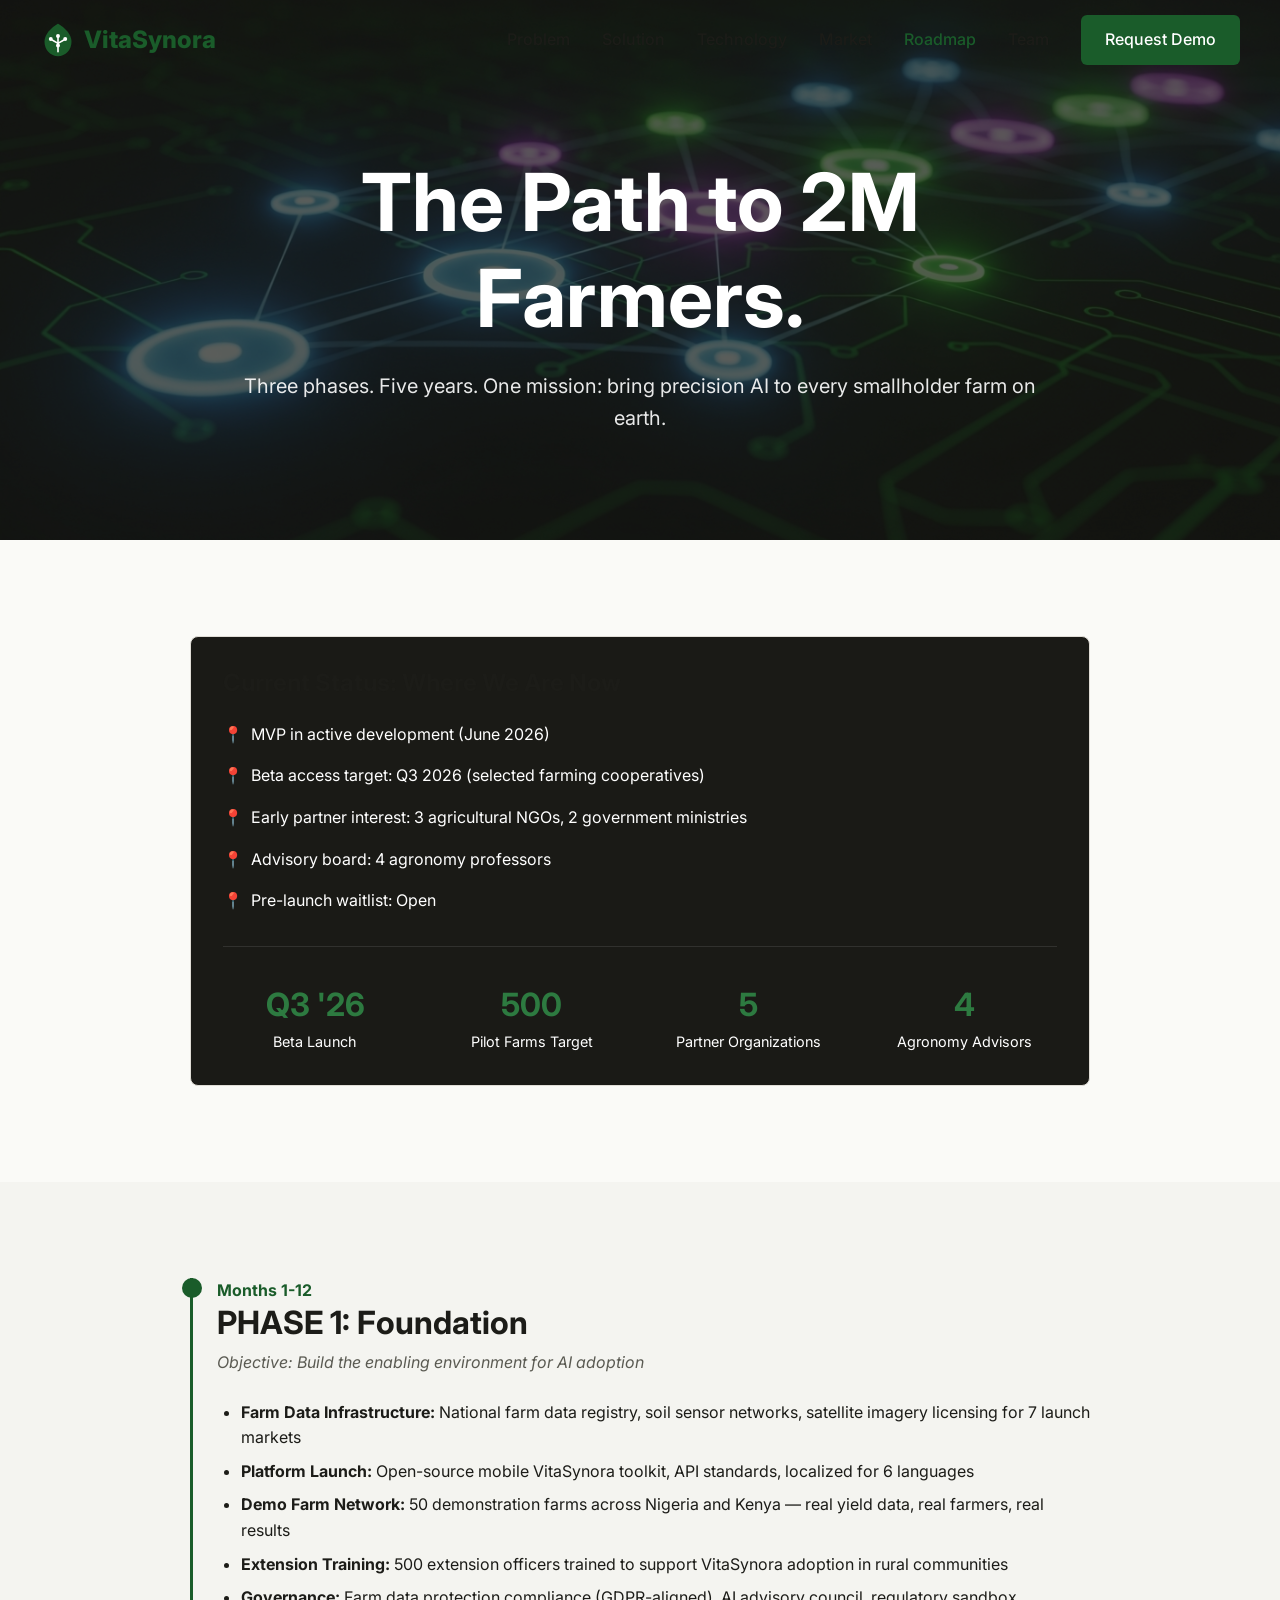
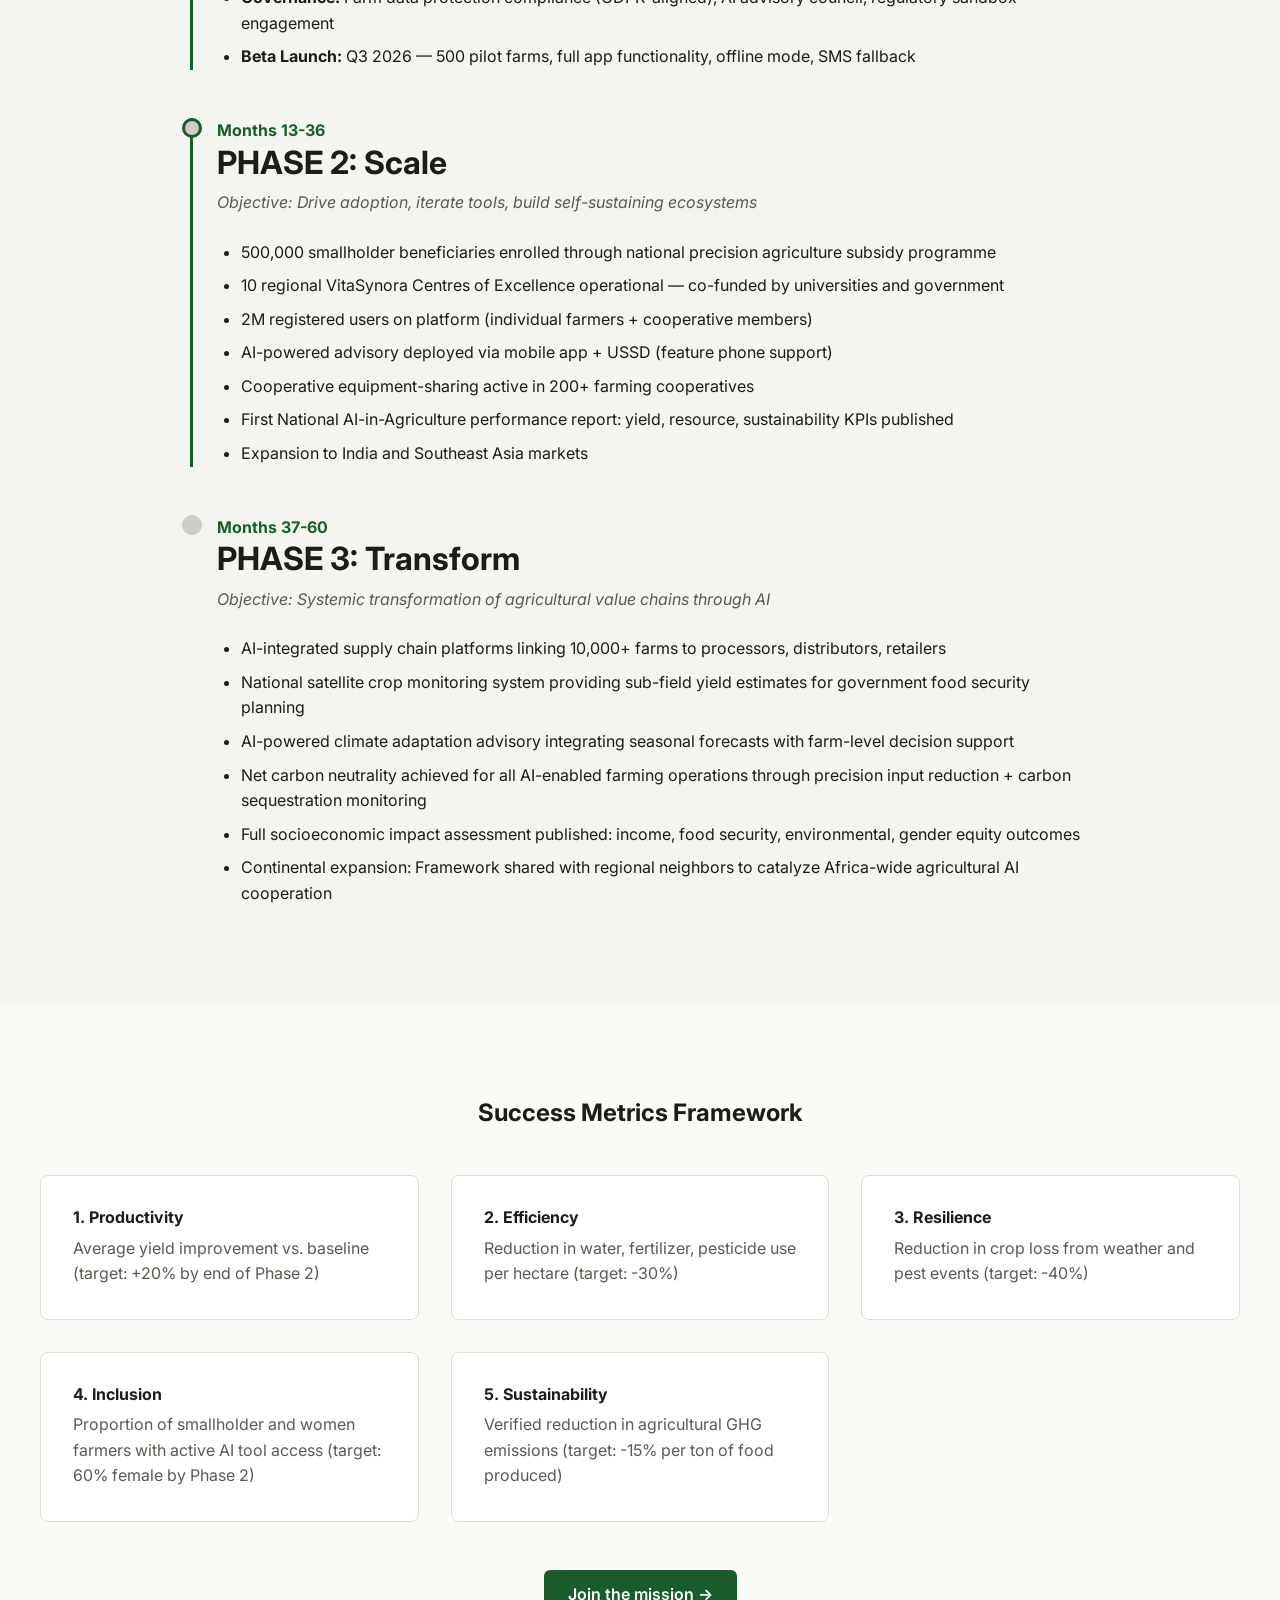
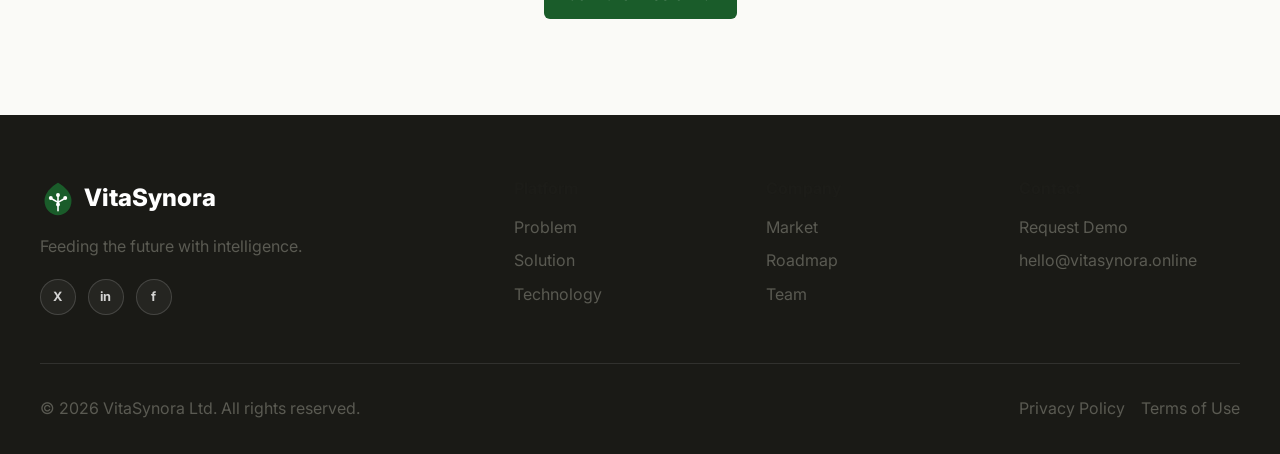
<file: roadmap.html>
<!DOCTYPE html>
<html lang="en">
<head>
  <meta charset="UTF-8">
  <meta name="viewport" content="width=device-width, initial-scale=1.0, viewport-fit=cover">
  <title>Roadmap | VitaSynora</title>
  <meta name="description" content="Three phases. Five years. One mission: bring precision AI to every smallholder farm on earth.">
  <link rel="stylesheet" href="css/styles.css">
</head>
<body>

  <!-- NAVBAR -->
  <nav class="navbar">
    <div class="nav-container">
      <a href="index.html" class="nav-logo">
        <svg viewBox="0 0 40 40" xmlns="http://www.w3.org/2000/svg" style="width:36px;height:36px">
          <path d="M20 2C20 2 5 10 5 22c0 9.4 6.7 16 15 16s15-6.6 15-16C35 10 20 2 20 2z" fill="#1a5c2a"/>
          <circle cx="20" cy="26" r="2.2" fill="white"/>
          <line x1="20" y1="23.8" x2="20" y2="17" stroke="white" stroke-width="1.8" stroke-linecap="round"/>
          <line x1="20" y1="23.8" x2="13.5" y2="20" stroke="white" stroke-width="1.8" stroke-linecap="round"/>
          <line x1="20" y1="23.8" x2="26.5" y2="20" stroke="white" stroke-width="1.8" stroke-linecap="round"/>
          <circle cx="20" cy="15.5" r="2.2" fill="white"/>
          <circle cx="12" cy="19" r="2.2" fill="white"/>
          <circle cx="28" cy="19" r="2.2" fill="white"/>
          <line x1="20" y1="28.2" x2="20" y2="33" stroke="white" stroke-width="1.8" stroke-linecap="round"/>
        </svg>
        VitaSynora
      </a>
      <div class="nav-links">
        <a href="problem.html">Problem</a>
        <a href="solution.html">Solution</a>
        <a href="technology.html">Technology</a>
        <a href="market.html">Market</a>
        <a href="roadmap.html">Roadmap</a>
        <a href="team.html">Team</a>
        <a href="request-demo.html" class="btn btn-primary">Request Demo</a>
      </div>
      <button class="hamburger">
        <span></span><span></span><span></span>
      </button>
    </div>
  </nav>

  <!-- HERO -->
  <header class="hero hero--page">
    <img src="images/roadmap-vision.png" alt="Abstract glowing roadmap timeline" class="hero-bg">
    <div class="hero-overlay"></div>
    <div class="hero-content reveal">
      <h1>The Path to 2M Farmers.</h1>
      <p>Three phases. Five years. One mission: bring precision AI to every smallholder farm on earth.</p>
    </div>
  </header>

  <!-- WHERE WE ARE NOW -->
  <section class="section reveal">
    <div class="container">
      <div class="card" style="max-width: 900px; margin: 0 auto; background: var(--bg-dark); color: #fff;">
        <h2 style="margin-bottom: 1.5rem;">Current Status: Where We Are Now</h2>
        <ul style="list-style: none; display: flex; flex-direction: column; gap: 1rem; margin-bottom: 2rem;">
          <li style="display: flex; gap: 0.5rem;"><span style="color:var(--primary-light)">📍</span> MVP in active development (June 2026)</li>
          <li style="display: flex; gap: 0.5rem;"><span style="color:var(--primary-light)">📍</span> Beta access target: Q3 2026 (selected farming cooperatives)</li>
          <li style="display: flex; gap: 0.5rem;"><span style="color:var(--primary-light)">📍</span> Early partner interest: 3 agricultural NGOs, 2 government ministries</li>
          <li style="display: flex; gap: 0.5rem;"><span style="color:var(--primary-light)">📍</span> Advisory board: 4 agronomy professors</li>
          <li style="display: flex; gap: 0.5rem;"><span style="color:var(--primary-light)">📍</span> Pre-launch waitlist: Open</li>
        </ul>
        <div class="grid grid-4" style="text-align: center; border-top: 1px solid rgba(255,255,255,0.1); padding-top: 2rem;">
          <div>
            <p style="font-size: 2rem; font-weight: bold; color: var(--primary-light);">Q3 '26</p>
            <p style="font-size: 0.9rem;">Beta Launch</p>
          </div>
          <div>
            <p style="font-size: 2rem; font-weight: bold; color: var(--primary-light);">500</p>
            <p style="font-size: 0.9rem;">Pilot Farms Target</p>
          </div>
          <div>
            <p style="font-size: 2rem; font-weight: bold; color: var(--primary-light);">5</p>
            <p style="font-size: 0.9rem;">Partner Organizations</p>
          </div>
          <div>
            <p style="font-size: 2rem; font-weight: bold; color: var(--primary-light);">4</p>
            <p style="font-size: 0.9rem;">Agronomy Advisors</p>
          </div>
        </div>
      </div>
    </div>
  </section>

  <!-- TIMELINE -->
  <section class="section bg-light reveal">
    <div class="container" style="max-width: 900px;">
      
      <div class="roadmap-phase">
        <div class="roadmap-dot"></div>
        <p class="text-primary font-bold">Months 1-12</p>
        <h3 style="font-size: 2rem; margin-bottom: 0.5rem;">PHASE 1: Foundation</h3>
        <p class="text-muted" style="margin-bottom: 1.5rem; font-style: italic;">Objective: Build the enabling environment for AI adoption</p>
        <ul style="list-style: disc; padding-left: 1.5rem; display: flex; flex-direction: column; gap: 0.5rem;">
          <li><strong>Farm Data Infrastructure:</strong> National farm data registry, soil sensor networks, satellite imagery licensing for 7 launch markets</li>
          <li><strong>Platform Launch:</strong> Open-source mobile VitaSynora toolkit, API standards, localized for 6 languages</li>
          <li><strong>Demo Farm Network:</strong> 50 demonstration farms across Nigeria and Kenya — real yield data, real farmers, real results</li>
          <li><strong>Extension Training:</strong> 500 extension officers trained to support VitaSynora adoption in rural communities</li>
          <li><strong>Governance:</strong> Farm data protection compliance (GDPR-aligned), AI advisory council, regulatory sandbox engagement</li>
          <li><strong>Beta Launch:</strong> Q3 2026 — 500 pilot farms, full app functionality, offline mode, SMS fallback</li>
        </ul>
      </div>

      <div class="roadmap-phase">
        <div class="roadmap-dot roadmap-dot--future"></div>
        <p class="text-primary font-bold">Months 13-36</p>
        <h3 style="font-size: 2rem; margin-bottom: 0.5rem;">PHASE 2: Scale</h3>
        <p class="text-muted" style="margin-bottom: 1.5rem; font-style: italic;">Objective: Drive adoption, iterate tools, build self-sustaining ecosystems</p>
        <ul style="list-style: disc; padding-left: 1.5rem; display: flex; flex-direction: column; gap: 0.5rem;">
          <li>500,000 smallholder beneficiaries enrolled through national precision agriculture subsidy programme</li>
          <li>10 regional VitaSynora Centres of Excellence operational — co-funded by universities and government</li>
          <li>2M registered users on platform (individual farmers + cooperative members)</li>
          <li>AI-powered advisory deployed via mobile app + USSD (feature phone support)</li>
          <li>Cooperative equipment-sharing active in 200+ farming cooperatives</li>
          <li>First National AI-in-Agriculture performance report: yield, resource, sustainability KPIs published</li>
          <li>Expansion to India and Southeast Asia markets</li>
        </ul>
      </div>

      <div class="roadmap-phase" style="border-left-color: transparent;">
        <div class="roadmap-dot roadmap-dot--inactive"></div>
        <p class="text-primary font-bold">Months 37-60</p>
        <h3 style="font-size: 2rem; margin-bottom: 0.5rem;">PHASE 3: Transform</h3>
        <p class="text-muted" style="margin-bottom: 1.5rem; font-style: italic;">Objective: Systemic transformation of agricultural value chains through AI</p>
        <ul style="list-style: disc; padding-left: 1.5rem; display: flex; flex-direction: column; gap: 0.5rem;">
          <li>AI-integrated supply chain platforms linking 10,000+ farms to processors, distributors, retailers</li>
          <li>National satellite crop monitoring system providing sub-field yield estimates for government food security planning</li>
          <li>AI-powered climate adaptation advisory integrating seasonal forecasts with farm-level decision support</li>
          <li>Net carbon neutrality achieved for all AI-enabled farming operations through precision input reduction + carbon sequestration monitoring</li>
          <li>Full socioeconomic impact assessment published: income, food security, environmental, gender equity outcomes</li>
          <li>Continental expansion: Framework shared with regional neighbors to catalyze Africa-wide agricultural AI cooperation</li>
        </ul>
      </div>

    </div>
  </section>

  <!-- SUCCESS METRICS -->
  <section class="section reveal">
    <div class="container">
      <h2 style="text-align: center; margin-bottom: 3rem;">Success Metrics Framework</h2>
      <div class="grid grid-3">
        <div class="card">
          <h4 style="margin-bottom: 0.5rem;">1. Productivity</h4>
          <p class="text-muted">Average yield improvement vs. baseline (target: +20% by end of Phase 2)</p>
        </div>
        <div class="card">
          <h4 style="margin-bottom: 0.5rem;">2. Efficiency</h4>
          <p class="text-muted">Reduction in water, fertilizer, pesticide use per hectare (target: -30%)</p>
        </div>
        <div class="card">
          <h4 style="margin-bottom: 0.5rem;">3. Resilience</h4>
          <p class="text-muted">Reduction in crop loss from weather and pest events (target: -40%)</p>
        </div>
        <div class="card">
          <h4 style="margin-bottom: 0.5rem;">4. Inclusion</h4>
          <p class="text-muted">Proportion of smallholder and women farmers with active AI tool access (target: 60% female by Phase 2)</p>
        </div>
        <div class="card">
          <h4 style="margin-bottom: 0.5rem;">5. Sustainability</h4>
          <p class="text-muted">Verified reduction in agricultural GHG emissions (target: -15% per ton of food produced)</p>
        </div>
      </div>
      <div class="text-center mt-4" style="margin-top: 3rem;">
        <a href="request-demo.html" class="btn btn-primary">Join the mission →</a>
      </div>
    </div>
  </section>

  <!-- FOOTER -->
  <footer class="footer">
    <div class="container">
      <div class="footer-grid">
        <div>
          <div class="nav-logo" style="margin-bottom: 1rem; color: #fff;">
            <svg viewBox="0 0 40 40" xmlns="http://www.w3.org/2000/svg" style="width:36px;height:36px">
              <path d="M20 2C20 2 5 10 5 22c0 9.4 6.7 16 15 16s15-6.6 15-16C35 10 20 2 20 2z" fill="#1a5c2a"/>
              <circle cx="20" cy="26" r="2.2" fill="white"/>
              <line x1="20" y1="23.8" x2="20" y2="17" stroke="white" stroke-width="1.8" stroke-linecap="round"/>
              <line x1="20" y1="23.8" x2="13.5" y2="20" stroke="white" stroke-width="1.8" stroke-linecap="round"/>
              <line x1="20" y1="23.8" x2="26.5" y2="20" stroke="white" stroke-width="1.8" stroke-linecap="round"/>
              <circle cx="20" cy="15.5" r="2.2" fill="white"/>
              <circle cx="12" cy="19" r="2.2" fill="white"/>
              <circle cx="28" cy="19" r="2.2" fill="white"/>
              <line x1="20" y1="28.2" x2="20" y2="33" stroke="white" stroke-width="1.8" stroke-linecap="round"/>
            </svg>
            VitaSynora
          </div>
          <p class="text-muted">Feeding the future with intelligence.</p>
          <div class="social-links">
            <a href="#" aria-label="Twitter">X</a>
            <a href="https://www.linkedin.com/company/vitasynora/" aria-label="LinkedIn">in</a>
            <a href="https://www.facebook.com/share/1D5vDZ2nY4/?mibextid=wwXIfr" aria-label="Facebook">f</a>
          </div>
        </div>
        <div>
          <h4 style="margin-bottom: 1rem;">Platform</h4>
          <ul style="display:flex; flex-direction:column; gap:0.5rem;">
            <li><a href="problem.html">Problem</a></li>
            <li><a href="solution.html">Solution</a></li>
            <li><a href="technology.html">Technology</a></li>
          </ul>
        </div>
        <div>
          <h4 style="margin-bottom: 1rem;">Company</h4>
          <ul style="display:flex; flex-direction:column; gap:0.5rem;">
            <li><a href="market.html">Market</a></li>
            <li><a href="roadmap.html">Roadmap</a></li>
            <li><a href="team.html">Team</a></li>
          </ul>
        </div>
        <div>
          <h4 style="margin-bottom: 1rem;">Contact</h4>
          <ul style="display:flex; flex-direction:column; gap:0.5rem;">
            <li><a href="request-demo.html">Request Demo</a></li>
            <li><a href="mailto:hello@vitasynora.online">hello@vitasynora.online</a></li>
          </ul>
        </div>
      </div>
      <div class="footer-bottom">
        <p>© 2026 VitaSynora Ltd. All rights reserved.</p>
        <div style="display:flex; gap:1rem;">
          <a href="#">Privacy Policy</a>
          <a href="#">Terms of Use</a>
        </div>
      </div>
    </div>
  </footer>

  <script src="js/main.js"></script>
</body>
</html>
</file>
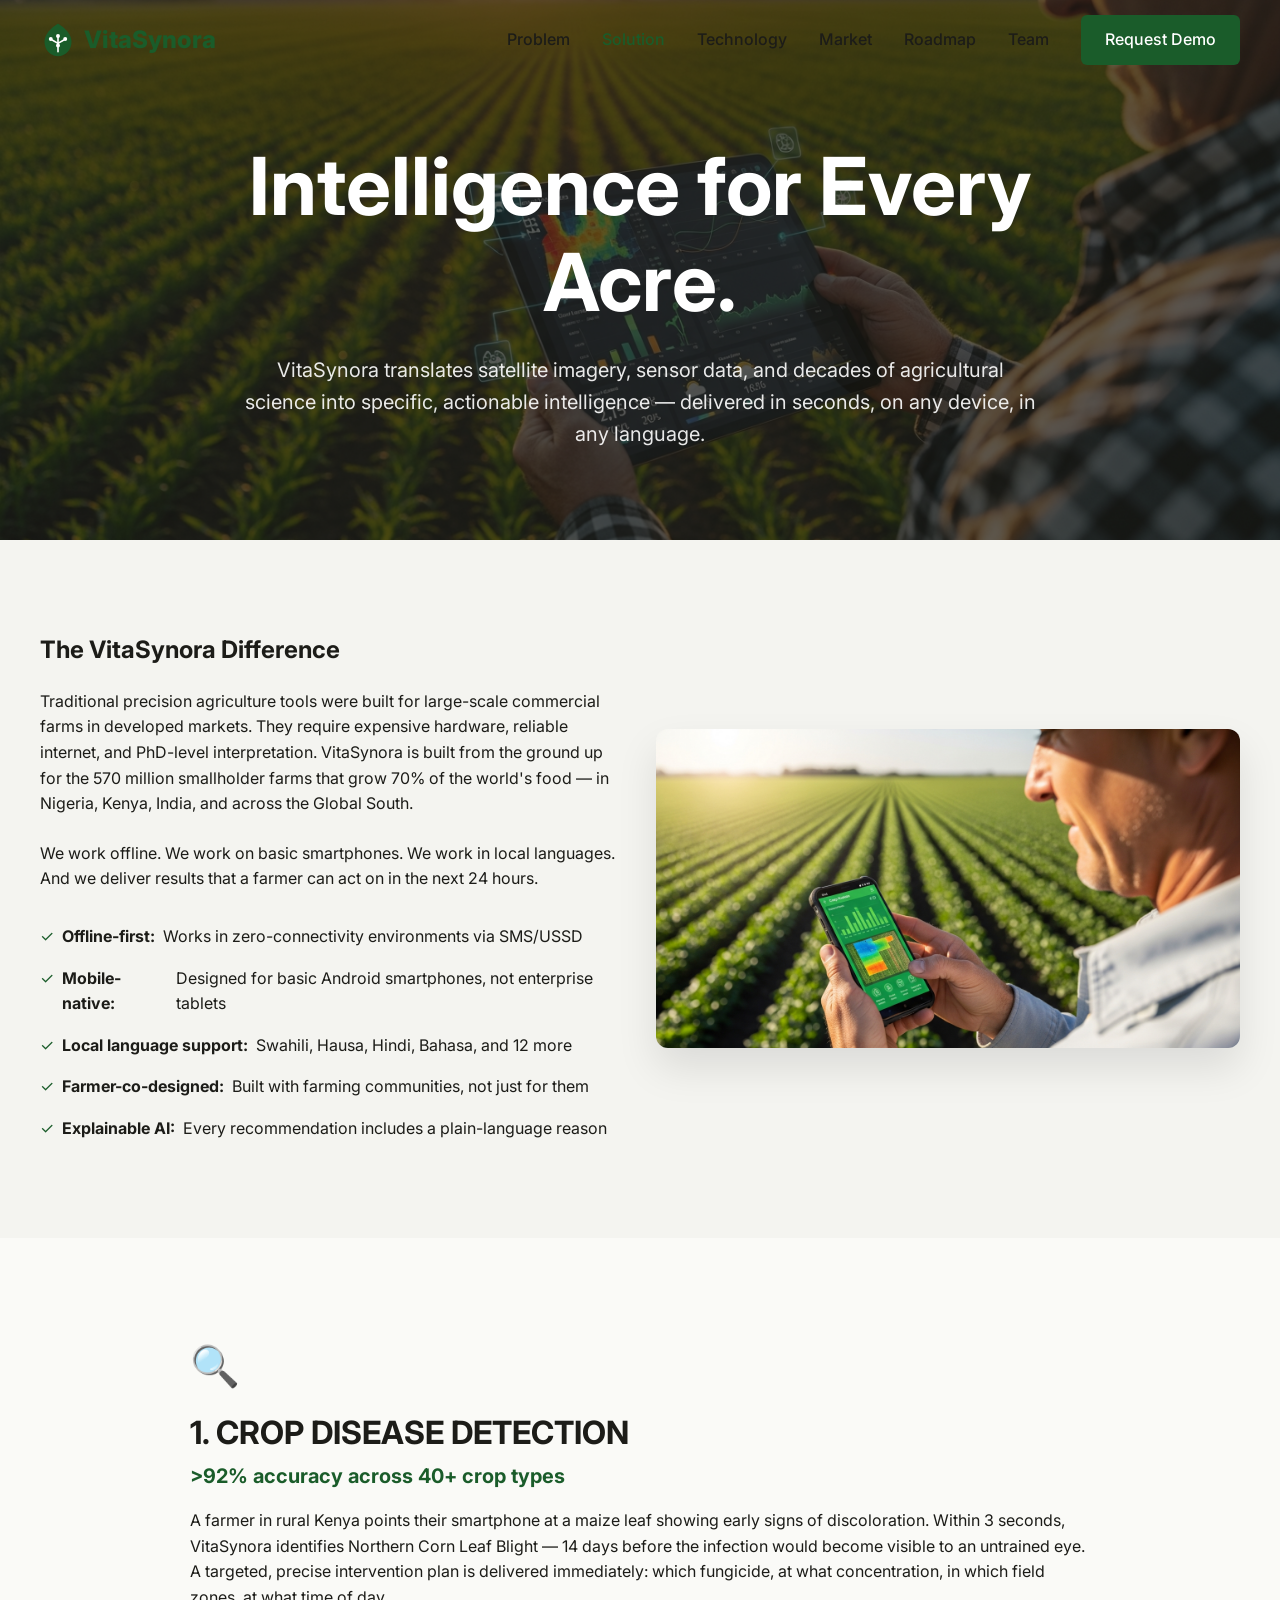
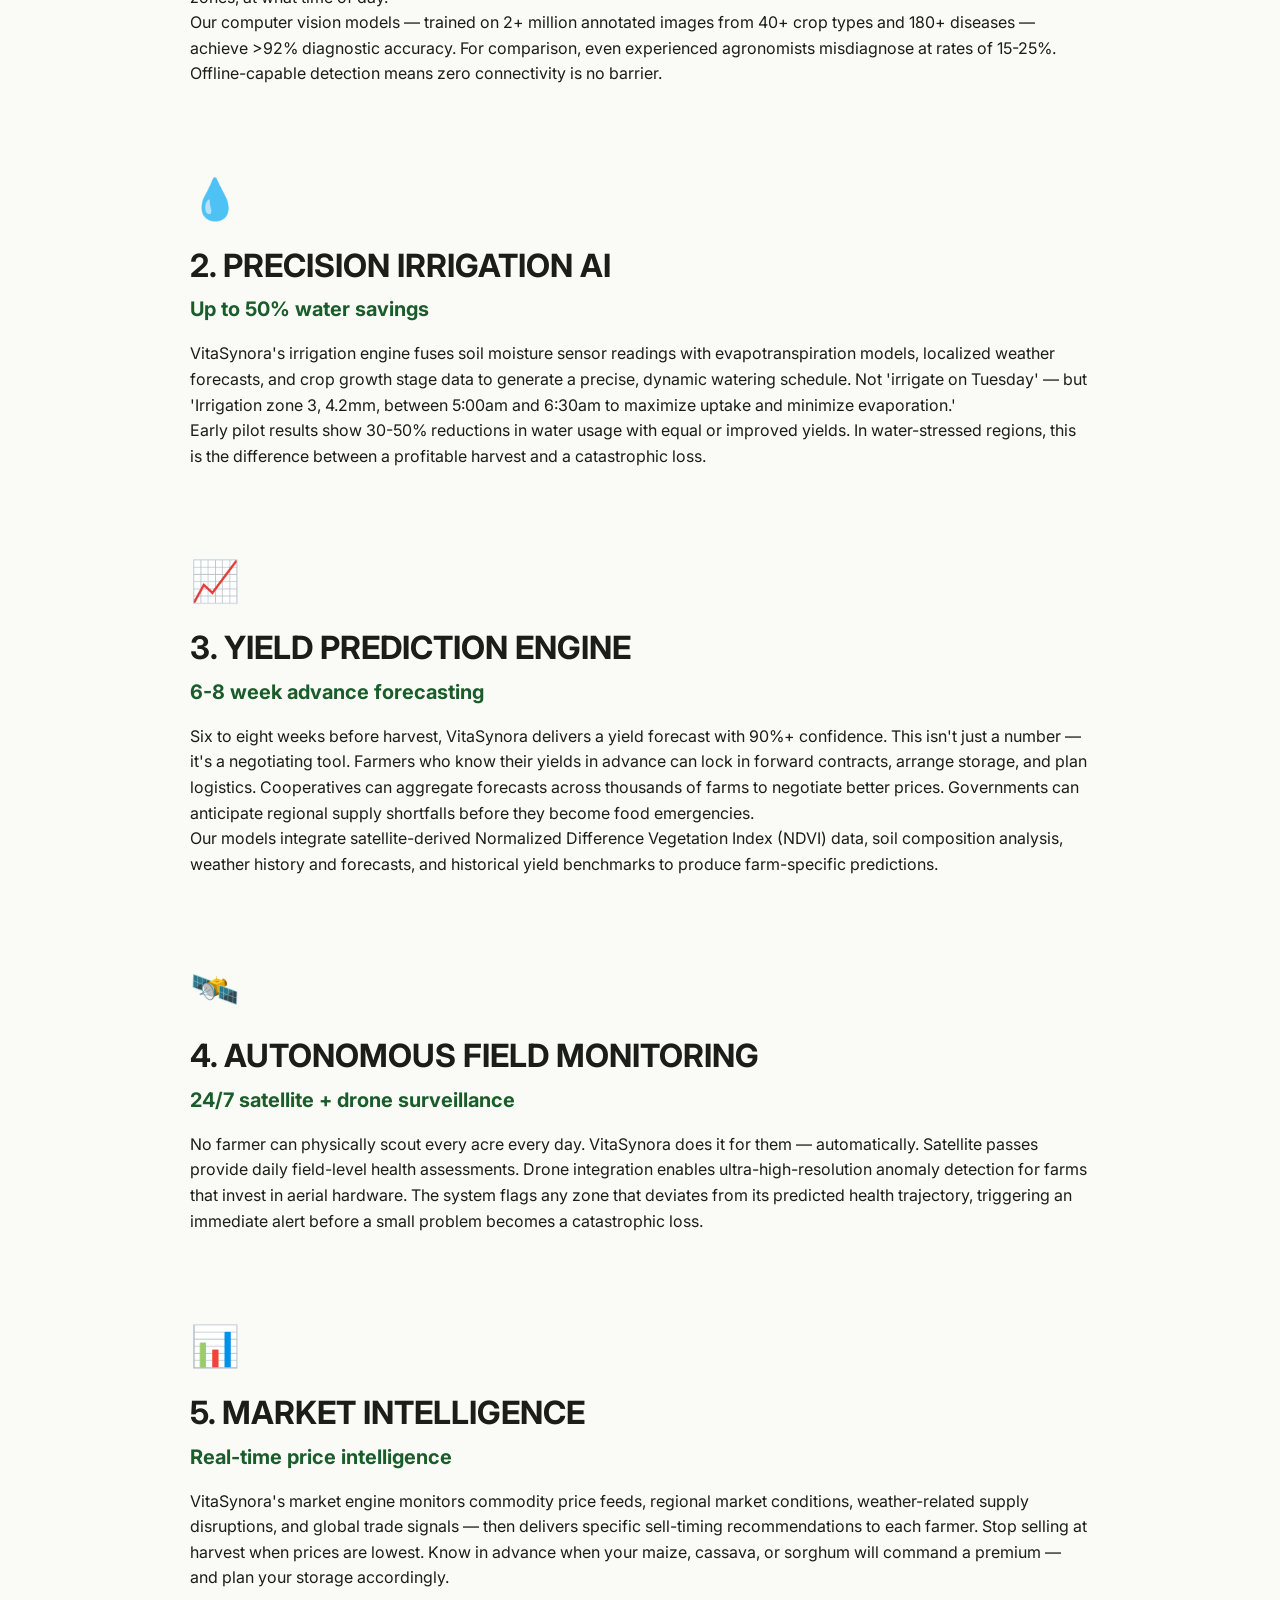
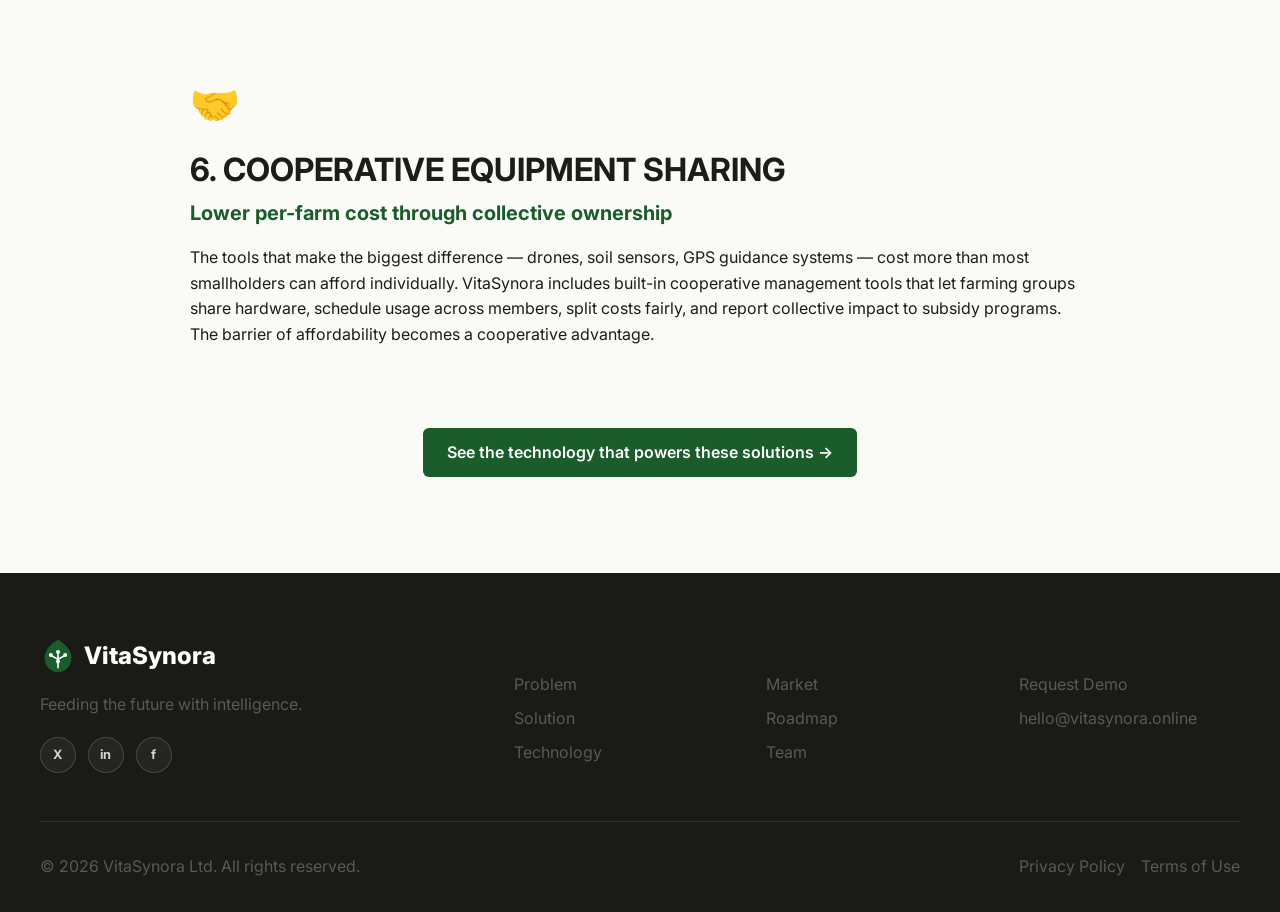
<file: solution.html>
<!DOCTYPE html>
<html lang="en">
<head>
  <meta charset="UTF-8">
  <meta name="viewport" content="width=device-width, initial-scale=1.0, viewport-fit=cover">
  <title>The Solution | VitaSynora</title>
  <meta name="description" content="VitaSynora translates satellite imagery, sensor data, and decades of agricultural science into specific, actionable intelligence.">
  <link rel="stylesheet" href="css/styles.css">
</head>
<body>

  <!-- NAVBAR -->
  <nav class="navbar">
    <div class="nav-container">
      <a href="index.html" class="nav-logo">
        <svg viewBox="0 0 40 40" xmlns="http://www.w3.org/2000/svg" style="width:36px;height:36px">
          <path d="M20 2C20 2 5 10 5 22c0 9.4 6.7 16 15 16s15-6.6 15-16C35 10 20 2 20 2z" fill="#1a5c2a"/>
          <circle cx="20" cy="26" r="2.2" fill="white"/>
          <line x1="20" y1="23.8" x2="20" y2="17" stroke="white" stroke-width="1.8" stroke-linecap="round"/>
          <line x1="20" y1="23.8" x2="13.5" y2="20" stroke="white" stroke-width="1.8" stroke-linecap="round"/>
          <line x1="20" y1="23.8" x2="26.5" y2="20" stroke="white" stroke-width="1.8" stroke-linecap="round"/>
          <circle cx="20" cy="15.5" r="2.2" fill="white"/>
          <circle cx="12" cy="19" r="2.2" fill="white"/>
          <circle cx="28" cy="19" r="2.2" fill="white"/>
          <line x1="20" y1="28.2" x2="20" y2="33" stroke="white" stroke-width="1.8" stroke-linecap="round"/>
        </svg>
        VitaSynora
      </a>
      <div class="nav-links">
        <a href="problem.html">Problem</a>
        <a href="solution.html">Solution</a>
        <a href="technology.html">Technology</a>
        <a href="market.html">Market</a>
        <a href="roadmap.html">Roadmap</a>
        <a href="team.html">Team</a>
        <a href="request-demo.html" class="btn btn-primary">Request Demo</a>
      </div>
      <button class="hamburger">
        <span></span><span></span><span></span>
      </button>
    </div>
  </nav>

  <!-- HERO -->
  <header class="hero hero--page">
    <img src="images/solution-dashboard.png" alt="Dashboard on tablet in field" class="hero-bg">
    <div class="hero-overlay"></div>
    <div class="hero-content reveal">
      <h1>Intelligence for Every Acre.</h1>
      <p>VitaSynora translates satellite imagery, sensor data, and decades of agricultural science into specific, actionable intelligence — delivered in seconds, on any device, in any language.</p>
    </div>
  </header>

  <!-- THE VITASYNORA DIFFERENCE -->
  <section class="section bg-light reveal">
    <div class="container">
      <div class="grid grid-2" style="align-items: center;">
        <div>
          <h2 style="margin-bottom: 1.5rem;">The VitaSynora Difference</h2>
          <p style="margin-bottom: 1.5rem;">Traditional precision agriculture tools were built for large-scale commercial farms in developed markets. They require expensive hardware, reliable internet, and PhD-level interpretation. VitaSynora is built from the ground up for the 570 million smallholder farms that grow 70% of the world's food — in Nigeria, Kenya, India, and across the Global South.</p>
          <p style="margin-bottom: 2rem;">We work offline. We work on basic smartphones. We work in local languages. And we deliver results that a farmer can act on in the next 24 hours.</p>
          <ul style="list-style: none; display: flex; flex-direction: column; gap: 1rem;">
            <li style="display: flex; gap: 0.5rem;"><span style="color:var(--primary)">✓</span> <strong>Offline-first:</strong> Works in zero-connectivity environments via SMS/USSD</li>
            <li style="display: flex; gap: 0.5rem;"><span style="color:var(--primary)">✓</span> <strong>Mobile-native:</strong> Designed for basic Android smartphones, not enterprise tablets</li>
            <li style="display: flex; gap: 0.5rem;"><span style="color:var(--primary)">✓</span> <strong>Local language support:</strong> Swahili, Hausa, Hindi, Bahasa, and 12 more</li>
            <li style="display: flex; gap: 0.5rem;"><span style="color:var(--primary)">✓</span> <strong>Farmer-co-designed:</strong> Built with farming communities, not just for them</li>
            <li style="display: flex; gap: 0.5rem;"><span style="color:var(--primary)">✓</span> <strong>Explainable AI:</strong> Every recommendation includes a plain-language reason</li>
          </ul>
        </div>
        <div>
          <img src="images/farmer-app.png" alt="Farmer App UI" style="border-radius: 12px; box-shadow: 0 20px 40px rgba(0,0,0,0.1);">
        </div>
      </div>
    </div>
  </section>

  <!-- SIX SOLUTIONS IN DETAIL -->
  <section class="section">
    <div class="container" style="max-width: 900px;">
      
      <div class="reveal" style="margin-bottom: 5rem;">
        <div style="font-size: 2.5rem; margin-bottom: 1rem;">🔍</div>
        <h3 style="font-size: 2rem; margin-bottom: 0.5rem;">1. CROP DISEASE DETECTION</h3>
        <p class="text-primary font-bold" style="font-size: 1.25rem; margin-bottom: 1rem;">>92% accuracy across 40+ crop types</p>
        <p>A farmer in rural Kenya points their smartphone at a maize leaf showing early signs of discoloration. Within 3 seconds, VitaSynora identifies Northern Corn Leaf Blight — 14 days before the infection would become visible to an untrained eye. A targeted, precise intervention plan is delivered immediately: which fungicide, at what concentration, in which field zones, at what time of day.</p>
        <p>Our computer vision models — trained on 2+ million annotated images from 40+ crop types and 180+ diseases — achieve >92% diagnostic accuracy. For comparison, even experienced agronomists misdiagnose at rates of 15-25%. Offline-capable detection means zero connectivity is no barrier.</p>
      </div>

      <div class="reveal" style="margin-bottom: 5rem;">
        <div style="font-size: 2.5rem; margin-bottom: 1rem;">💧</div>
        <h3 style="font-size: 2rem; margin-bottom: 0.5rem;">2. PRECISION IRRIGATION AI</h3>
        <p class="text-primary font-bold" style="font-size: 1.25rem; margin-bottom: 1rem;">Up to 50% water savings</p>
        <p>VitaSynora's irrigation engine fuses soil moisture sensor readings with evapotranspiration models, localized weather forecasts, and crop growth stage data to generate a precise, dynamic watering schedule. Not 'irrigate on Tuesday' — but 'Irrigation zone 3, 4.2mm, between 5:00am and 6:30am to maximize uptake and minimize evaporation.'</p>
        <p>Early pilot results show 30-50% reductions in water usage with equal or improved yields. In water-stressed regions, this is the difference between a profitable harvest and a catastrophic loss.</p>
      </div>

      <div class="reveal" style="margin-bottom: 5rem;">
        <div style="font-size: 2.5rem; margin-bottom: 1rem;">📈</div>
        <h3 style="font-size: 2rem; margin-bottom: 0.5rem;">3. YIELD PREDICTION ENGINE</h3>
        <p class="text-primary font-bold" style="font-size: 1.25rem; margin-bottom: 1rem;">6-8 week advance forecasting</p>
        <p>Six to eight weeks before harvest, VitaSynora delivers a yield forecast with 90%+ confidence. This isn't just a number — it's a negotiating tool. Farmers who know their yields in advance can lock in forward contracts, arrange storage, and plan logistics. Cooperatives can aggregate forecasts across thousands of farms to negotiate better prices. Governments can anticipate regional supply shortfalls before they become food emergencies.</p>
        <p>Our models integrate satellite-derived Normalized Difference Vegetation Index (NDVI) data, soil composition analysis, weather history and forecasts, and historical yield benchmarks to produce farm-specific predictions.</p>
      </div>

      <div class="reveal" style="margin-bottom: 5rem;">
        <div style="font-size: 2.5rem; margin-bottom: 1rem;">🛰️</div>
        <h3 style="font-size: 2rem; margin-bottom: 0.5rem;">4. AUTONOMOUS FIELD MONITORING</h3>
        <p class="text-primary font-bold" style="font-size: 1.25rem; margin-bottom: 1rem;">24/7 satellite + drone surveillance</p>
        <p>No farmer can physically scout every acre every day. VitaSynora does it for them — automatically. Satellite passes provide daily field-level health assessments. Drone integration enables ultra-high-resolution anomaly detection for farms that invest in aerial hardware. The system flags any zone that deviates from its predicted health trajectory, triggering an immediate alert before a small problem becomes a catastrophic loss.</p>
      </div>

      <div class="reveal" style="margin-bottom: 5rem;">
        <div style="font-size: 2.5rem; margin-bottom: 1rem;">📊</div>
        <h3 style="font-size: 2rem; margin-bottom: 0.5rem;">5. MARKET INTELLIGENCE</h3>
        <p class="text-primary font-bold" style="font-size: 1.25rem; margin-bottom: 1rem;">Real-time price intelligence</p>
        <p>VitaSynora's market engine monitors commodity price feeds, regional market conditions, weather-related supply disruptions, and global trade signals — then delivers specific sell-timing recommendations to each farmer. Stop selling at harvest when prices are lowest. Know in advance when your maize, cassava, or sorghum will command a premium — and plan your storage accordingly.</p>
      </div>

      <div class="reveal" style="margin-bottom: 5rem;">
        <div style="font-size: 2.5rem; margin-bottom: 1rem;">🤝</div>
        <h3 style="font-size: 2rem; margin-bottom: 0.5rem;">6. COOPERATIVE EQUIPMENT SHARING</h3>
        <p class="text-primary font-bold" style="font-size: 1.25rem; margin-bottom: 1rem;">Lower per-farm cost through collective ownership</p>
        <p>The tools that make the biggest difference — drones, soil sensors, GPS guidance systems — cost more than most smallholders can afford individually. VitaSynora includes built-in cooperative management tools that let farming groups share hardware, schedule usage across members, split costs fairly, and report collective impact to subsidy programs. The barrier of affordability becomes a cooperative advantage.</p>
      </div>

      <div class="text-center reveal mt-4">
        <a href="technology.html" class="btn btn-primary">See the technology that powers these solutions →</a>
      </div>

    </div>
  </section>

  <!-- FOOTER -->
  <footer class="footer">
    <div class="container">
      <div class="footer-grid">
        <div>
          <div class="nav-logo" style="margin-bottom: 1rem; color: #fff;">
            <svg viewBox="0 0 40 40" xmlns="http://www.w3.org/2000/svg" style="width:36px;height:36px">
              <path d="M20 2C20 2 5 10 5 22c0 9.4 6.7 16 15 16s15-6.6 15-16C35 10 20 2 20 2z" fill="#1a5c2a"/>
              <circle cx="20" cy="26" r="2.2" fill="white"/>
              <line x1="20" y1="23.8" x2="20" y2="17" stroke="white" stroke-width="1.8" stroke-linecap="round"/>
              <line x1="20" y1="23.8" x2="13.5" y2="20" stroke="white" stroke-width="1.8" stroke-linecap="round"/>
              <line x1="20" y1="23.8" x2="26.5" y2="20" stroke="white" stroke-width="1.8" stroke-linecap="round"/>
              <circle cx="20" cy="15.5" r="2.2" fill="white"/>
              <circle cx="12" cy="19" r="2.2" fill="white"/>
              <circle cx="28" cy="19" r="2.2" fill="white"/>
              <line x1="20" y1="28.2" x2="20" y2="33" stroke="white" stroke-width="1.8" stroke-linecap="round"/>
            </svg>
            VitaSynora
          </div>
          <p class="text-muted">Feeding the future with intelligence.</p>
          <div class="social-links">
            <a href="#" aria-label="Twitter">X</a>
            <a href="https://www.linkedin.com/company/vitasynora/" aria-label="LinkedIn">in</a>
            <a href="https://www.facebook.com/share/1D5vDZ2nY4/?mibextid=wwXIfr" aria-label="Facebook">f</a>
          </div>
        </div>
        <div>
          <h4 style="margin-bottom: 1rem;">Platform</h4>
          <ul style="display:flex; flex-direction:column; gap:0.5rem;">
            <li><a href="problem.html">Problem</a></li>
            <li><a href="solution.html">Solution</a></li>
            <li><a href="technology.html">Technology</a></li>
          </ul>
        </div>
        <div>
          <h4 style="margin-bottom: 1rem;">Company</h4>
          <ul style="display:flex; flex-direction:column; gap:0.5rem;">
            <li><a href="market.html">Market</a></li>
            <li><a href="roadmap.html">Roadmap</a></li>
            <li><a href="team.html">Team</a></li>
          </ul>
        </div>
        <div>
          <h4 style="margin-bottom: 1rem;">Contact</h4>
          <ul style="display:flex; flex-direction:column; gap:0.5rem;">
            <li><a href="request-demo.html">Request Demo</a></li>
            <li><a href="mailto:hello@vitasynora.online">hello@vitasynora.online</a></li>
          </ul>
        </div>
      </div>
      <div class="footer-bottom">
        <p>© 2026 VitaSynora Ltd. All rights reserved.</p>
        <div style="display:flex; gap:1rem;">
          <a href="#">Privacy Policy</a>
          <a href="#">Terms of Use</a>
        </div>
      </div>
    </div>
  </footer>

  <script src="js/main.js"></script>
</body>
</html>
</file>
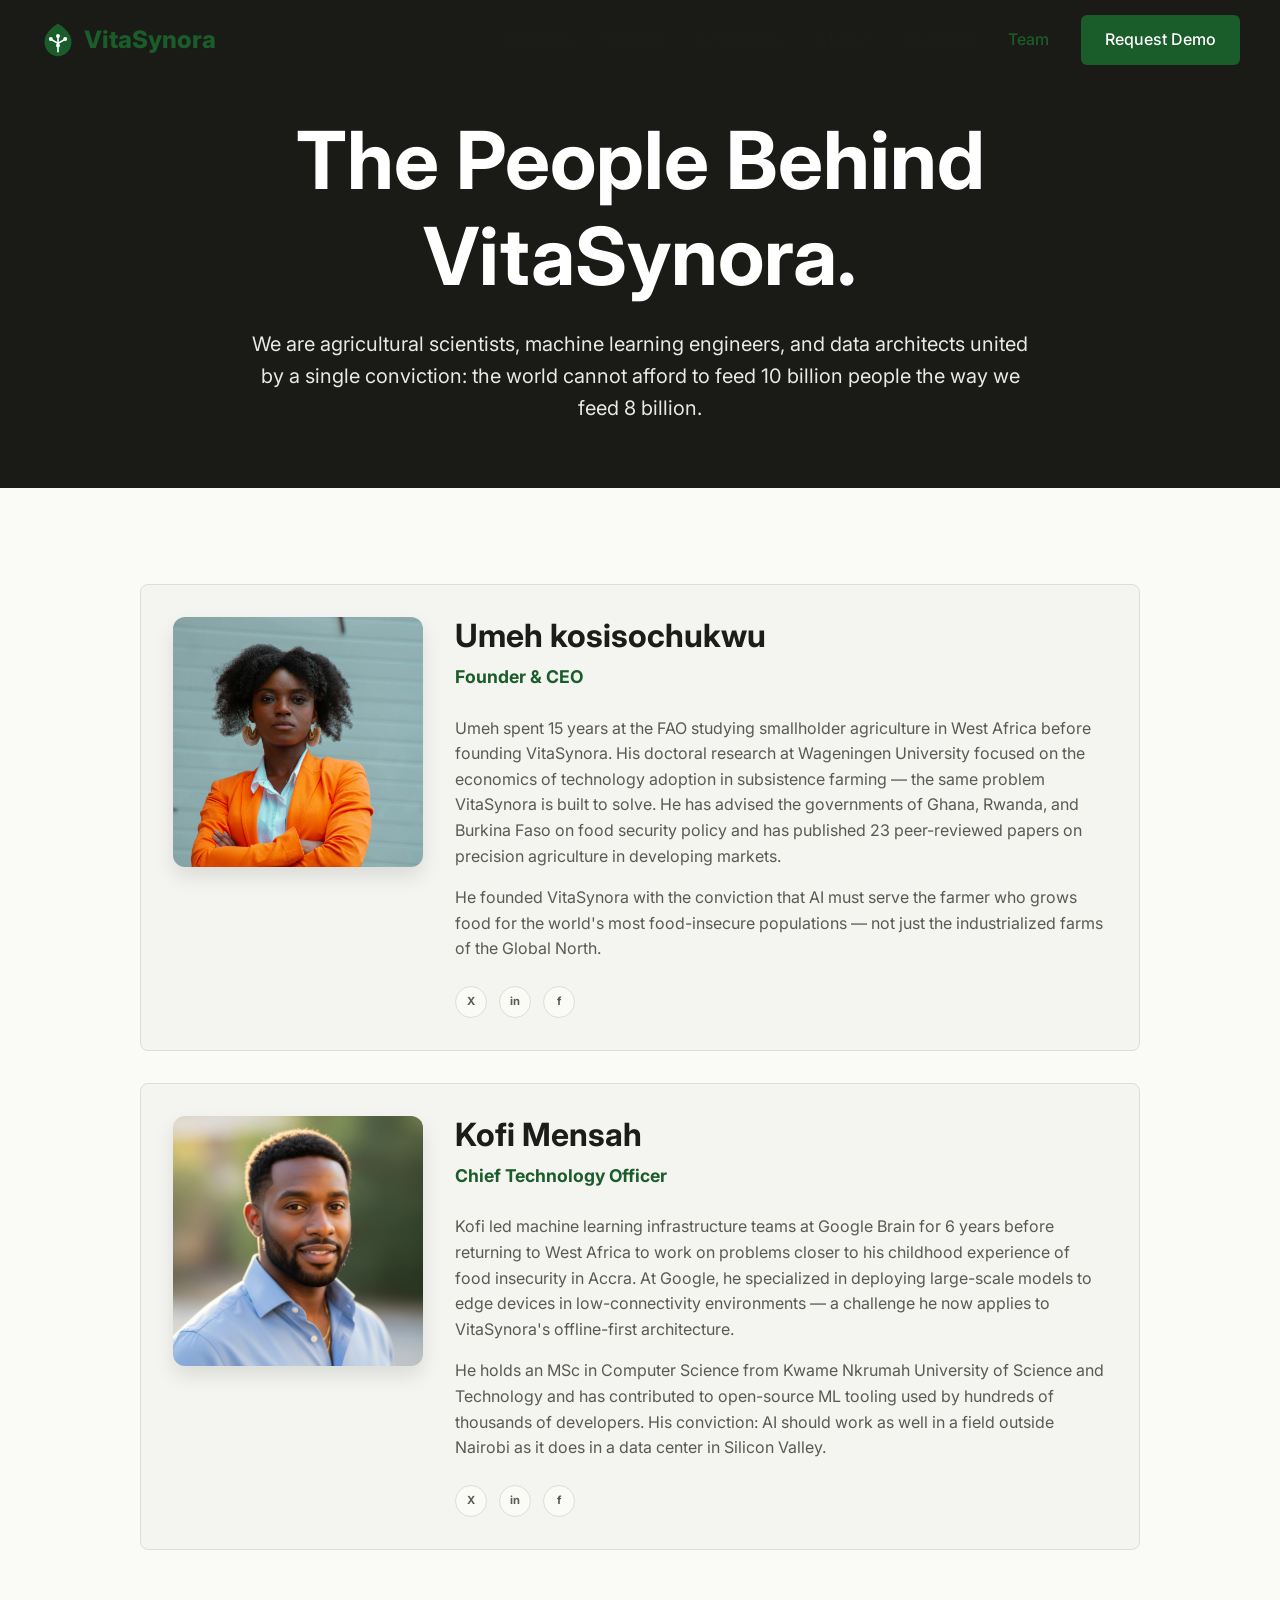
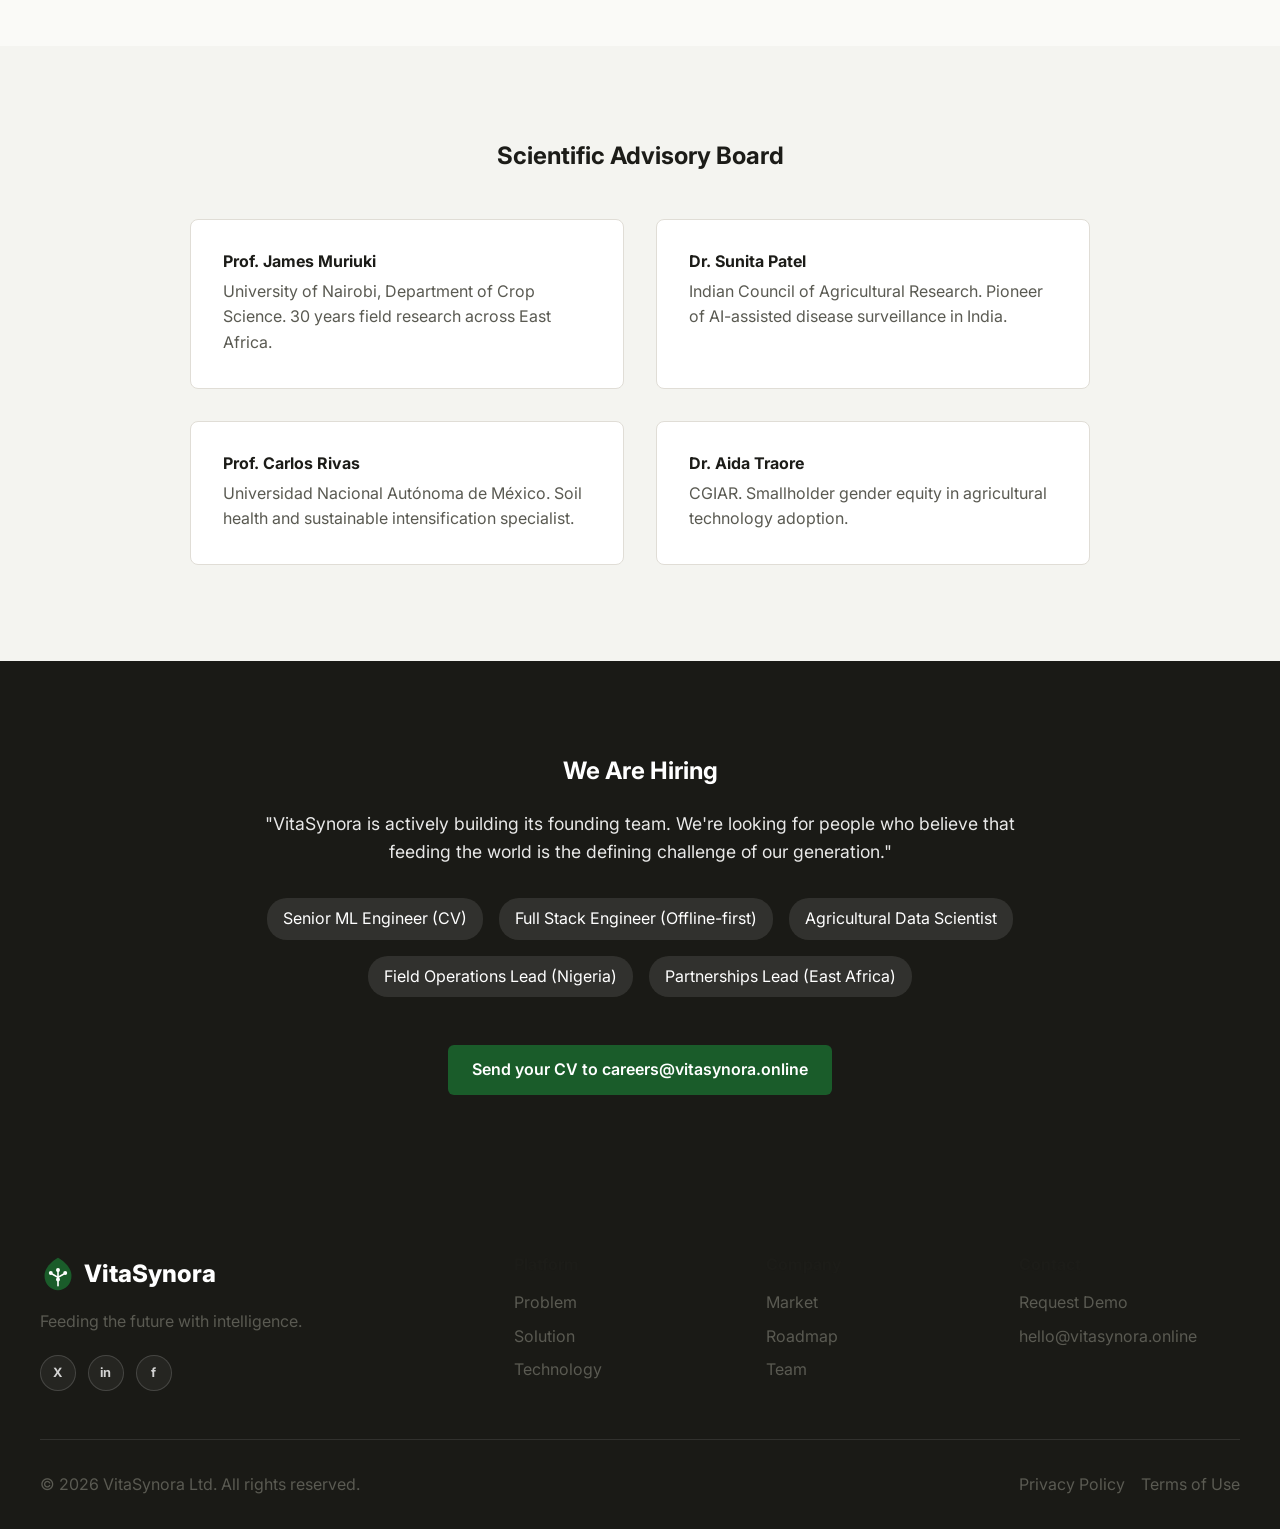
<file: team.html>
<!DOCTYPE html>
<html lang="en">
<head>
  <meta charset="UTF-8">
  <meta name="viewport" content="width=device-width, initial-scale=1.0, viewport-fit=cover">
  <title>Team | VitaSynora</title>
  <meta name="description" content="We are agricultural scientists, machine learning engineers, and data architects united by a single conviction.">
  <link rel="stylesheet" href="css/styles.css">
</head>
<body>

  <!-- NAVBAR -->
  <nav class="navbar">
    <div class="nav-container">
      <a href="index.html" class="nav-logo">
        <svg viewBox="0 0 40 40" xmlns="http://www.w3.org/2000/svg" style="width:36px;height:36px">
          <path d="M20 2C20 2 5 10 5 22c0 9.4 6.7 16 15 16s15-6.6 15-16C35 10 20 2 20 2z" fill="#1a5c2a"/>
          <circle cx="20" cy="26" r="2.2" fill="white"/>
          <line x1="20" y1="23.8" x2="20" y2="17" stroke="white" stroke-width="1.8" stroke-linecap="round"/>
          <line x1="20" y1="23.8" x2="13.5" y2="20" stroke="white" stroke-width="1.8" stroke-linecap="round"/>
          <line x1="20" y1="23.8" x2="26.5" y2="20" stroke="white" stroke-width="1.8" stroke-linecap="round"/>
          <circle cx="20" cy="15.5" r="2.2" fill="white"/>
          <circle cx="12" cy="19" r="2.2" fill="white"/>
          <circle cx="28" cy="19" r="2.2" fill="white"/>
          <line x1="20" y1="28.2" x2="20" y2="33" stroke="white" stroke-width="1.8" stroke-linecap="round"/>
        </svg>
        VitaSynora
      </a>
      <div class="nav-links">
        <a href="problem.html">Problem</a>
        <a href="solution.html">Solution</a>
        <a href="technology.html">Technology</a>
        <a href="market.html">Market</a>
        <a href="roadmap.html">Roadmap</a>
        <a href="team.html">Team</a>
        <a href="request-demo.html" class="btn btn-primary">Request Demo</a>
      </div>
      <button class="hamburger">
        <span></span><span></span><span></span>
      </button>
    </div>
  </nav>

  <!-- HERO -->
  <header class="hero hero--short" style="background-color: var(--bg-dark);">
    <div class="hero-content reveal">
      <h1>The People Behind VitaSynora.</h1>
      <p>We are agricultural scientists, machine learning engineers, and data architects united by a single conviction: the world cannot afford to feed 10 billion people the way we feed 8 billion.</p>
    </div>
  </header>

  <!-- LEADERSHIP TEAM -->
  <section class="section reveal">
    <div class="container" style="max-width: 1000px;">
      
      <div class="card" style="display: flex; flex-direction: column; gap: 2rem; margin-bottom: 2rem; background: var(--bg-light);">
        <div class="team-profile-row">
          <img src="images/alero.jpg" alt="Dr. Amara Osei" class="team-photo--lg">
          <div class="team-profile-body">
            <h2 style="font-size: 2rem; margin-bottom: 0.5rem;">Umeh kosisochukwu </h2>
            <p class="text-primary font-bold" style="margin-bottom: 1.5rem; font-size: 1.1rem;">Founder & CEO</p>
            <p style="margin-bottom: 1rem; color: var(--text-muted);">Umeh spent 15 years at the FAO studying smallholder agriculture in West Africa before founding VitaSynora. His doctoral research at Wageningen University focused on the economics of technology adoption in subsistence farming — the same problem VitaSynora is built to solve. He has advised the governments of Ghana, Rwanda, and Burkina Faso on food security policy and has published 23 peer-reviewed papers on precision agriculture in developing markets.</p>
            <p style="margin-bottom: 1.5rem; color: var(--text-muted);">He founded VitaSynora with the conviction that AI must serve the farmer who grows food for the world's most food-insecure populations — not just the industrialized farms of the Global North.</p>
            <div class="social-links social-links-light social-links-sm">
              <a href="#" aria-label="Twitter">X</a>
              <a href="https://www.linkedin.com/in/kosy-umeh-471545310?utm_source=share_via&utm_content=profile&utm_medium=member_ios" aria-label="LinkedIn">in</a>
              <a href="https://www.facebook.com/share/1D5vDZ2nY4/?mibextid=wwXIfr" aria-label="Facebook">f</a>
            </div>
          </div>
        </div>
      </div>

      <div class="card" style="display: flex; flex-direction: column; gap: 2rem; background: var(--bg-light);">
        <div class="team-profile-row">
          <img src="images/cto-portrait.png" alt="Kofi Mensah" class="team-photo--lg">
          <div class="team-profile-body">
            <h2 style="font-size: 2rem; margin-bottom: 0.5rem;">Kofi Mensah</h2>
            <p class="text-primary font-bold" style="margin-bottom: 1.5rem; font-size: 1.1rem;">Chief Technology Officer</p>
            <p style="margin-bottom: 1rem; color: var(--text-muted);">Kofi led machine learning infrastructure teams at Google Brain for 6 years before returning to West Africa to work on problems closer to his childhood experience of food insecurity in Accra. At Google, he specialized in deploying large-scale models to edge devices in low-connectivity environments — a challenge he now applies to VitaSynora's offline-first architecture.</p>
            <p style="margin-bottom: 1.5rem; color: var(--text-muted);">He holds an MSc in Computer Science from Kwame Nkrumah University of Science and Technology and has contributed to open-source ML tooling used by hundreds of thousands of developers. His conviction: AI should work as well in a field outside Nairobi as it does in a data center in Silicon Valley.</p>
            <div class="social-links social-links-light social-links-sm">
              <a href="#" aria-label="Twitter">X</a>
              <a href="#" aria-label="LinkedIn">in</a>
              <a href="#" aria-label="Facebook">f</a>
            </div>
          </div>
        </div>
      </div>

    </div>
  </section>

  <!-- ADVISORY BOARD -->
  <section class="section bg-light reveal">
    <div class="container" style="max-width: 900px;">
      <h2 style="text-align: center; margin-bottom: 3rem;">Scientific Advisory Board</h2>
      <div class="grid grid-2">
        <div class="card">
          <h4 style="margin-bottom: 0.5rem;">Prof. James Muriuki</h4>
          <p class="text-muted">University of Nairobi, Department of Crop Science. 30 years field research across East Africa.</p>
        </div>
        <div class="card">
          <h4 style="margin-bottom: 0.5rem;">Dr. Sunita Patel</h4>
          <p class="text-muted">Indian Council of Agricultural Research. Pioneer of AI-assisted disease surveillance in India.</p>
        </div>
        <div class="card">
          <h4 style="margin-bottom: 0.5rem;">Prof. Carlos Rivas</h4>
          <p class="text-muted">Universidad Nacional Autónoma de México. Soil health and sustainable intensification specialist.</p>
        </div>
        <div class="card">
          <h4 style="margin-bottom: 0.5rem;">Dr. Aida Traore</h4>
          <p class="text-muted">CGIAR. Smallholder gender equity in agricultural technology adoption.</p>
        </div>
      </div>
    </div>
  </section>

  <!-- WE ARE HIRING -->
  <section class="section section-dark reveal">
    <div class="container" style="max-width: 800px; text-align: center;">
      <h2 style="margin-bottom: 1.5rem;">We Are Hiring</h2>
      <p style="margin-bottom: 2rem; opacity: 0.9; font-size: 1.1rem;">"VitaSynora is actively building its founding team. We're looking for people who believe that feeding the world is the defining challenge of our generation."</p>
      <div style="display: flex; flex-wrap: wrap; gap: 1rem; justify-content: center; margin-bottom: 3rem;">
        <span style="background: rgba(255,255,255,0.1); padding: 0.5rem 1rem; border-radius: 20px;">Senior ML Engineer (CV)</span>
        <span style="background: rgba(255,255,255,0.1); padding: 0.5rem 1rem; border-radius: 20px;">Full Stack Engineer (Offline-first)</span>
        <span style="background: rgba(255,255,255,0.1); padding: 0.5rem 1rem; border-radius: 20px;">Agricultural Data Scientist</span>
        <span style="background: rgba(255,255,255,0.1); padding: 0.5rem 1rem; border-radius: 20px;">Field Operations Lead (Nigeria)</span>
        <span style="background: rgba(255,255,255,0.1); padding: 0.5rem 1rem; border-radius: 20px;">Partnerships Lead (East Africa)</span>
      </div>
      <a href="mailto:careers@vitasynora.ai" class="btn btn-primary">Send your CV to careers@vitasynora.online</a>
    </div>
  </section>

  <!-- FOOTER -->
  <footer class="footer">
    <div class="container">
      <div class="footer-grid">
        <div>
          <div class="nav-logo" style="margin-bottom: 1rem; color: #fff;">
            <svg viewBox="0 0 40 40" xmlns="http://www.w3.org/2000/svg" style="width:36px;height:36px">
              <path d="M20 2C20 2 5 10 5 22c0 9.4 6.7 16 15 16s15-6.6 15-16C35 10 20 2 20 2z" fill="#1a5c2a"/>
              <circle cx="20" cy="26" r="2.2" fill="white"/>
              <line x1="20" y1="23.8" x2="20" y2="17" stroke="white" stroke-width="1.8" stroke-linecap="round"/>
              <line x1="20" y1="23.8" x2="13.5" y2="20" stroke="white" stroke-width="1.8" stroke-linecap="round"/>
              <line x1="20" y1="23.8" x2="26.5" y2="20" stroke="white" stroke-width="1.8" stroke-linecap="round"/>
              <circle cx="20" cy="15.5" r="2.2" fill="white"/>
              <circle cx="12" cy="19" r="2.2" fill="white"/>
              <circle cx="28" cy="19" r="2.2" fill="white"/>
              <line x1="20" y1="28.2" x2="20" y2="33" stroke="white" stroke-width="1.8" stroke-linecap="round"/>
            </svg>
            VitaSynora
          </div>
          <p class="text-muted">Feeding the future with intelligence.</p>
          <div class="social-links">
            <a href="#" aria-label="Twitter">X</a>
            <a href="https://www.linkedin.com/company/vitasynora/" aria-label="LinkedIn">in</a>
            <a href="https://www.facebook.com/share/1D5vDZ2nY4/?mibextid=wwXIfr" aria-label="Facebook">f</a>
          </div>
        </div>
        <div>
          <h4 style="margin-bottom: 1rem;">Platform</h4>
          <ul style="display:flex; flex-direction:column; gap:0.5rem;">
            <li><a href="problem.html">Problem</a></li>
            <li><a href="solution.html">Solution</a></li>
            <li><a href="technology.html">Technology</a></li>
          </ul>
        </div>
        <div>
          <h4 style="margin-bottom: 1rem;">Company</h4>
          <ul style="display:flex; flex-direction:column; gap:0.5rem;">
            <li><a href="market.html">Market</a></li>
            <li><a href="roadmap.html">Roadmap</a></li>
            <li><a href="team.html">Team</a></li>
          </ul>
        </div>
        <div>
          <h4 style="margin-bottom: 1rem;">Contact</h4>
          <ul style="display:flex; flex-direction:column; gap:0.5rem;">
            <li><a href="request-demo.html">Request Demo</a></li>
            <li><a href="mailto:hello@vitasynora.online">hello@vitasynora.online</a></li>
          </ul>
        </div>
      </div>
      <div class="footer-bottom">
        <p>© 2026 VitaSynora Ltd. All rights reserved.</p>
        <div style="display:flex; gap:1rem;">
          <a href="#">Privacy Policy</a>
          <a href="#">Terms of Use</a>
        </div>
      </div>
    </div>
  </footer>

  <script src="js/main.js"></script>
</body>
</html>
</file>
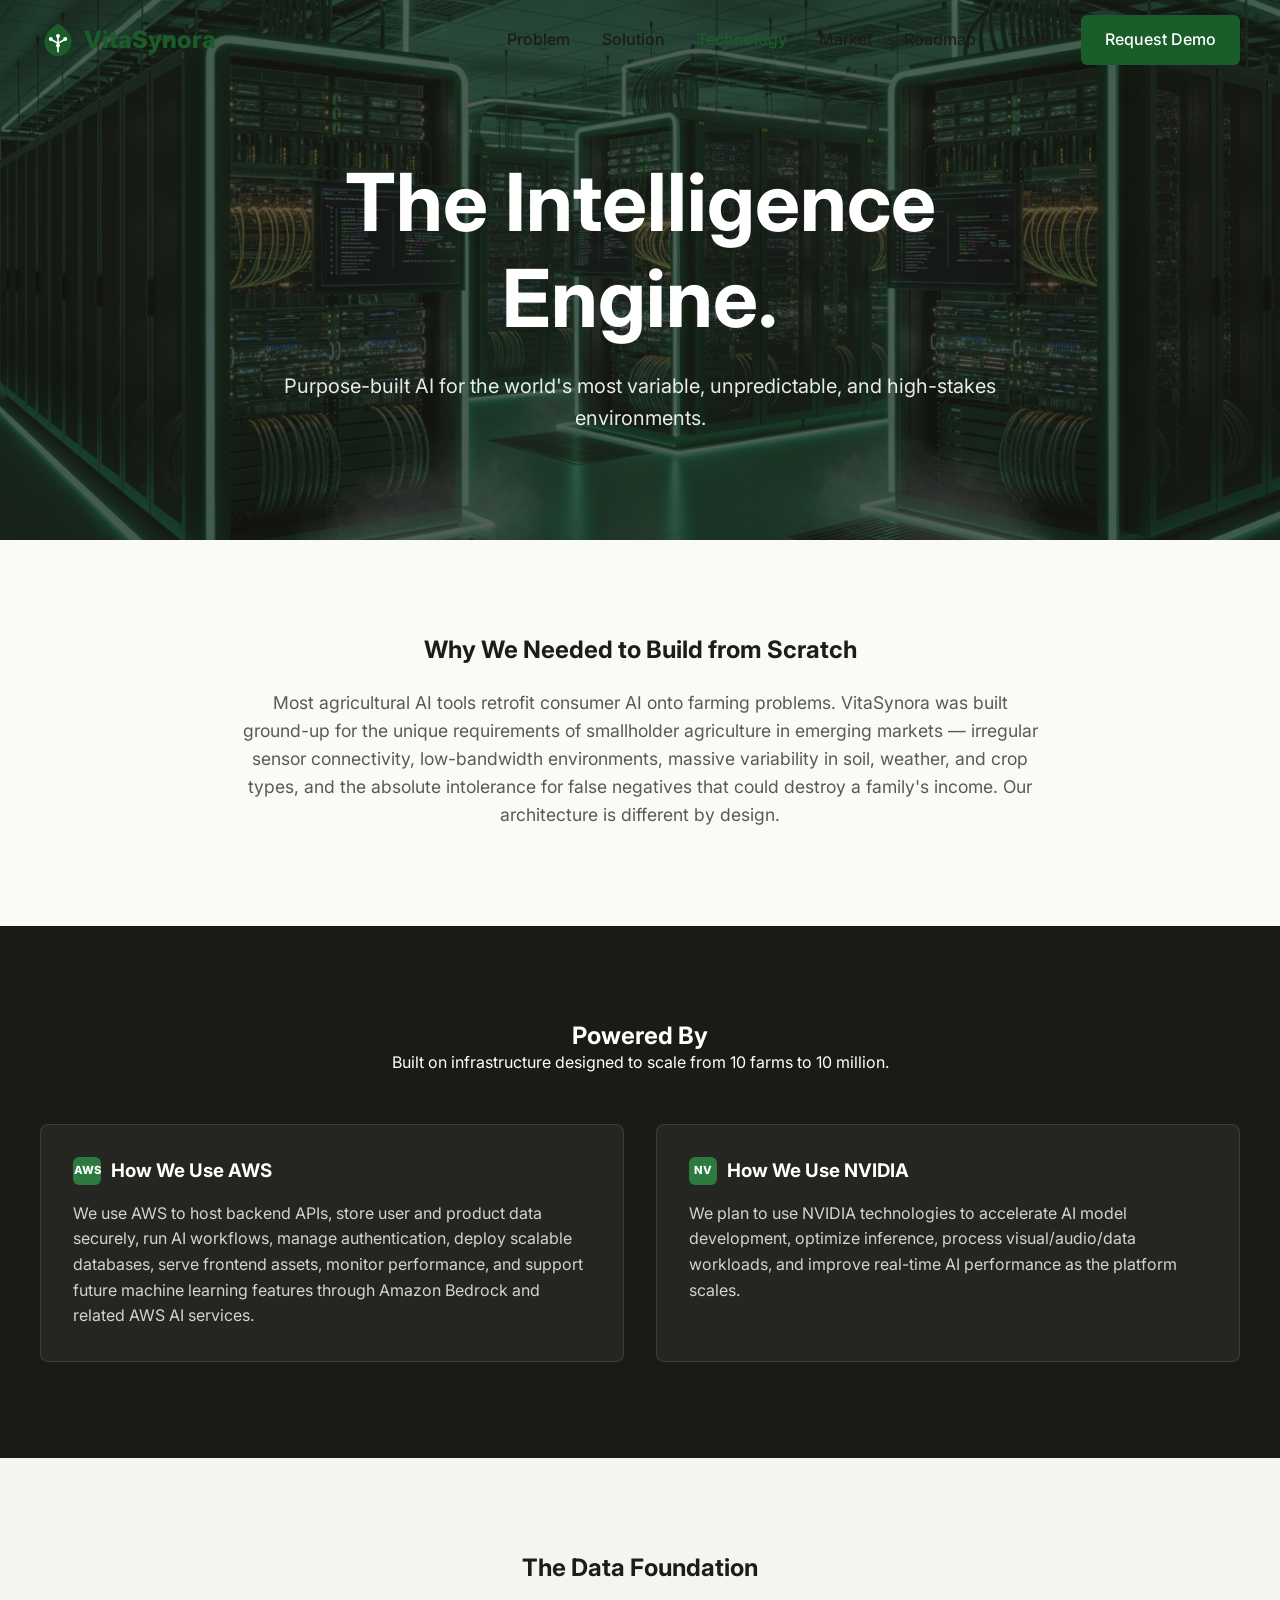
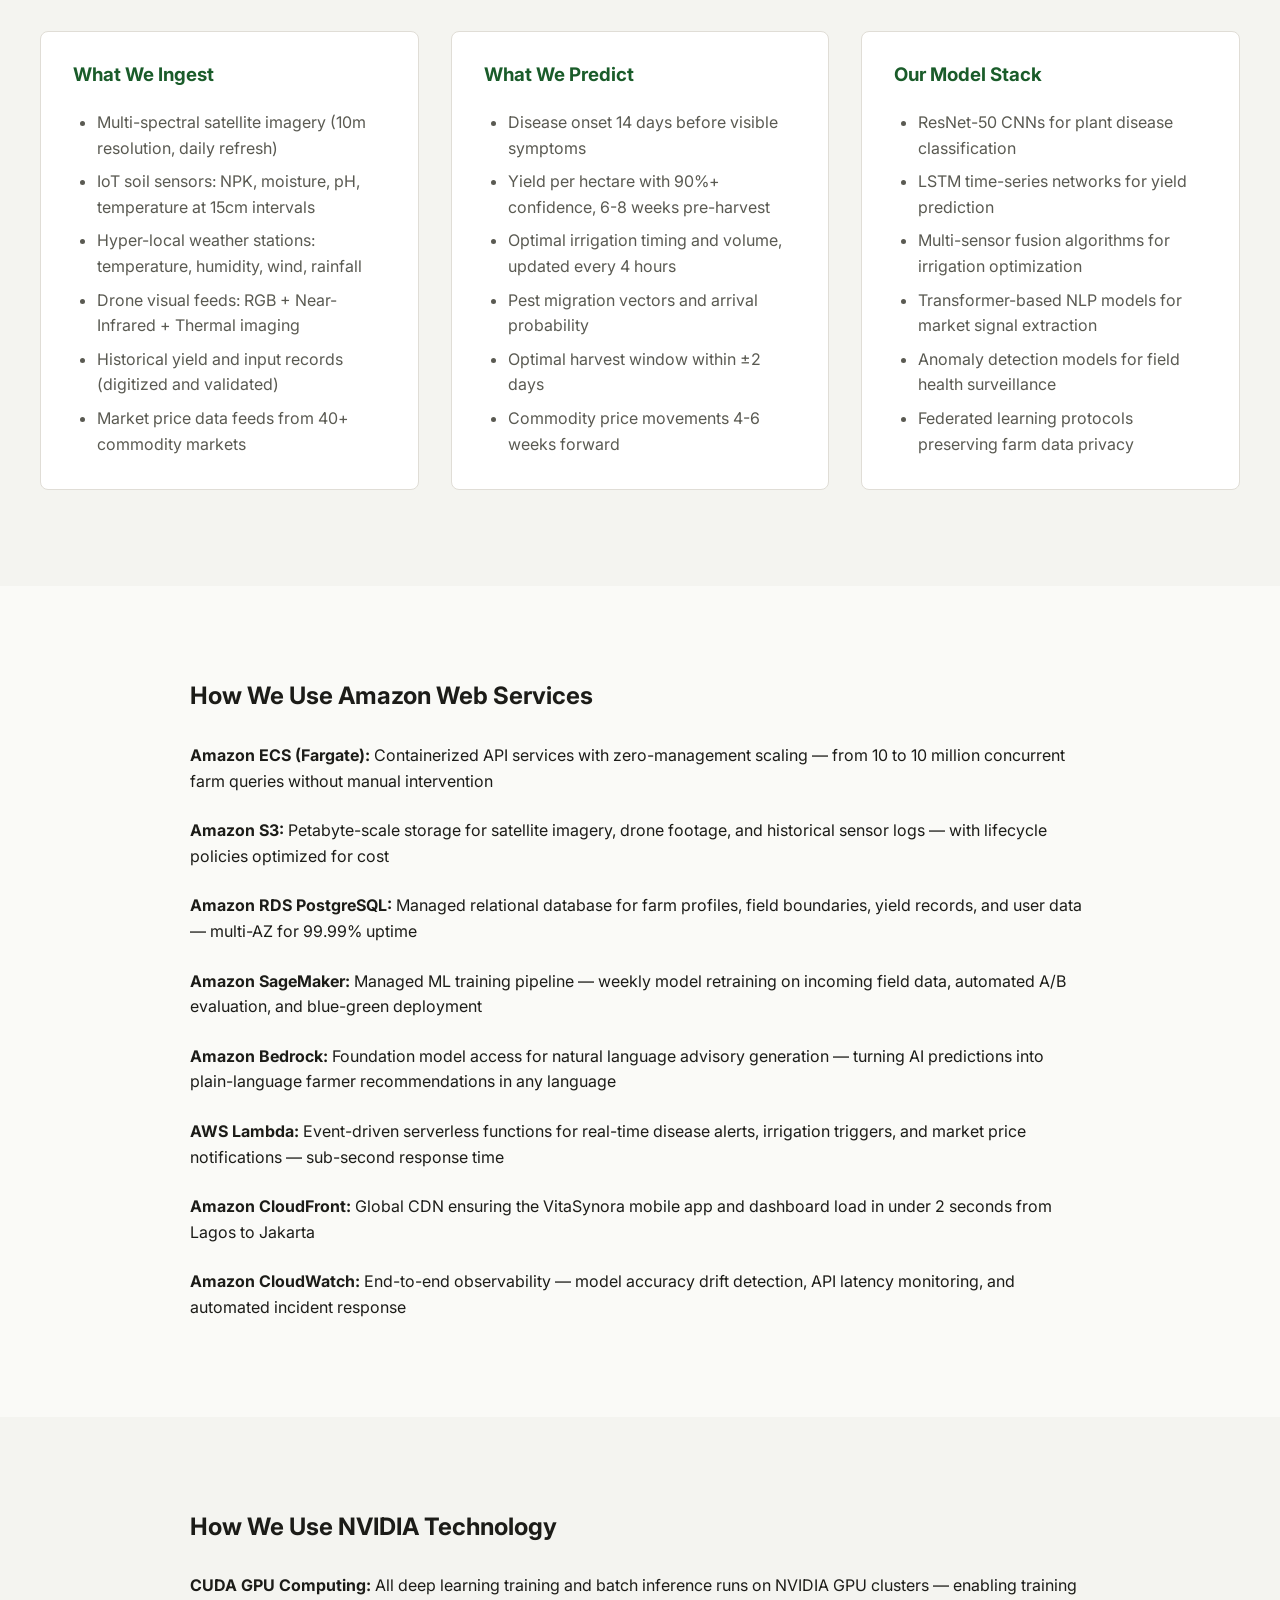
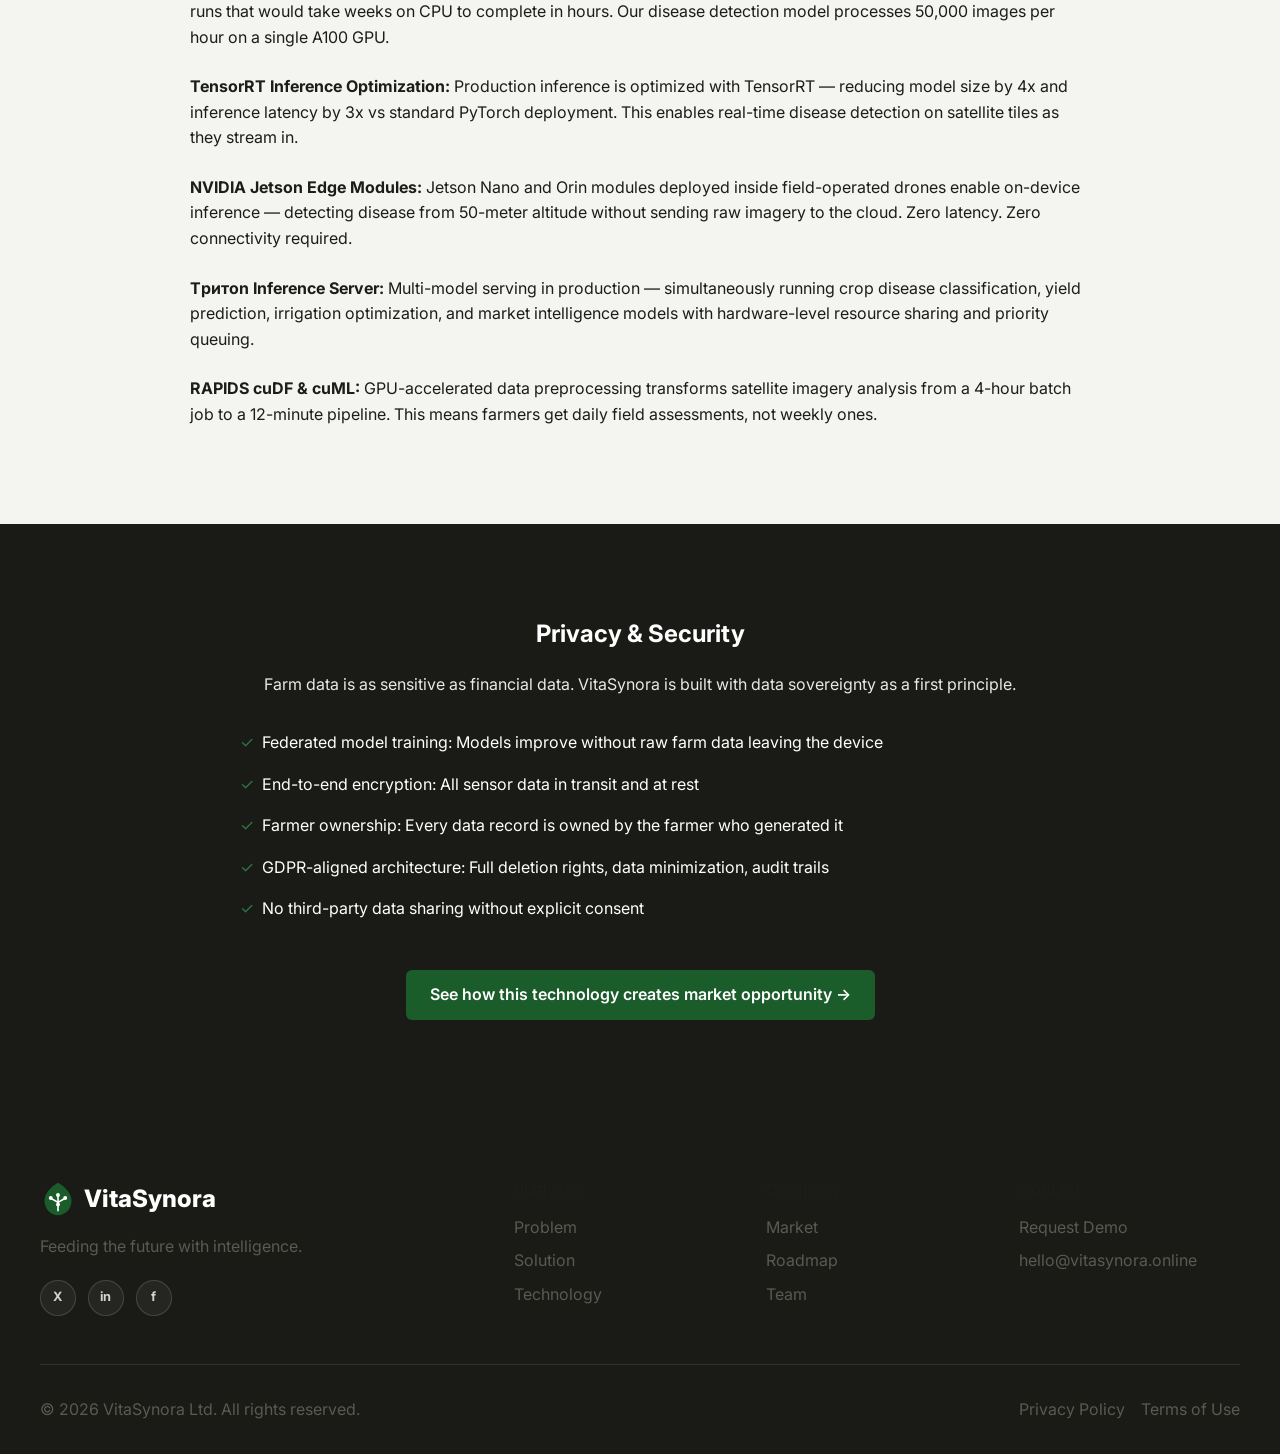
<file: technology.html>
<!DOCTYPE html>
<html lang="en">
<head>
  <meta charset="UTF-8">
  <meta name="viewport" content="width=device-width, initial-scale=1.0, viewport-fit=cover">
  <title>Technology | VitaSynora</title>
  <meta name="description" content="Purpose-built AI for the world's most variable, unpredictable, and high-stakes environments.">
  <link rel="stylesheet" href="css/styles.css">
</head>
<body>

  <!-- NAVBAR -->
  <nav class="navbar">
    <div class="nav-container">
      <a href="index.html" class="nav-logo">
        <svg viewBox="0 0 40 40" xmlns="http://www.w3.org/2000/svg" style="width:36px;height:36px">
          <path d="M20 2C20 2 5 10 5 22c0 9.4 6.7 16 15 16s15-6.6 15-16C35 10 20 2 20 2z" fill="#1a5c2a"/>
          <circle cx="20" cy="26" r="2.2" fill="white"/>
          <line x1="20" y1="23.8" x2="20" y2="17" stroke="white" stroke-width="1.8" stroke-linecap="round"/>
          <line x1="20" y1="23.8" x2="13.5" y2="20" stroke="white" stroke-width="1.8" stroke-linecap="round"/>
          <line x1="20" y1="23.8" x2="26.5" y2="20" stroke="white" stroke-width="1.8" stroke-linecap="round"/>
          <circle cx="20" cy="15.5" r="2.2" fill="white"/>
          <circle cx="12" cy="19" r="2.2" fill="white"/>
          <circle cx="28" cy="19" r="2.2" fill="white"/>
          <line x1="20" y1="28.2" x2="20" y2="33" stroke="white" stroke-width="1.8" stroke-linecap="round"/>
        </svg>
        VitaSynora
      </a>
      <div class="nav-links">
        <a href="problem.html">Problem</a>
        <a href="solution.html">Solution</a>
        <a href="technology.html">Technology</a>
        <a href="market.html">Market</a>
        <a href="roadmap.html">Roadmap</a>
        <a href="team.html">Team</a>
        <a href="request-demo.html" class="btn btn-primary">Request Demo</a>
      </div>
      <button class="hamburger">
        <span></span><span></span><span></span>
      </button>
    </div>
  </nav>

  <!-- HERO -->
  <header class="hero hero--page">
    <img src="images/tech-infrastructure.png" alt="Server room" class="hero-bg">
    <div class="hero-overlay"></div>
    <div class="hero-content reveal">
      <h1>The Intelligence Engine.</h1>
      <p>Purpose-built AI for the world's most variable, unpredictable, and high-stakes environments.</p>
    </div>
  </header>

  <!-- WHY WE NEEDED TO BUILD FROM SCRATCH -->
  <section class="section reveal">
    <div class="container" style="max-width: 800px; text-align: center;">
      <h2 style="margin-bottom: 1.5rem;">Why We Needed to Build from Scratch</h2>
      <p style="font-size: 1.1rem; color: var(--text-muted);">Most agricultural AI tools retrofit consumer AI onto farming problems. VitaSynora was built ground-up for the unique requirements of smallholder agriculture in emerging markets — irregular sensor connectivity, low-bandwidth environments, massive variability in soil, weather, and crop types, and the absolute intolerance for false negatives that could destroy a family's income. Our architecture is different by design.</p>
    </div>
  </section>

  <!-- OUR STACK: AWS + NVIDIA -->
  <section class="section section-dark reveal">
    <div class="container">
      <div class="text-center" style="max-width: 800px; margin: 0 auto 3rem;">
        <h2>Powered By</h2>
        <p>Built on infrastructure designed to scale from 10 farms to 10 million.</p>
      </div>
      <div class="grid grid-2">
        <div class="stack-card">
          <h3><span class="stack-badge">AWS</span> How We Use AWS</h3>
          <p>We use AWS to host backend APIs, store user and product data securely, run AI workflows, manage authentication, deploy scalable databases, serve frontend assets, monitor performance, and support future machine learning features through Amazon Bedrock and related AWS AI services.</p>
        </div>
        <div class="stack-card">
          <h3><span class="stack-badge">NV</span> How We Use NVIDIA</h3>
          <p>We plan to use NVIDIA technologies to accelerate AI model development, optimize inference, process visual/audio/data workloads, and improve real-time AI performance as the platform scales.</p>
        </div>
      </div>
    </div>
  </section>

  <!-- THE DATA FOUNDATION -->
  <section class="section bg-light reveal">
    <div class="container">
      <h2 style="text-align: center; margin-bottom: 3rem;">The Data Foundation</h2>
      <div class="grid grid-3">
        <div class="card">
          <h3 style="margin-bottom: 1.5rem; color: var(--primary);">What We Ingest</h3>
          <ul style="list-style: disc; padding-left: 1.5rem; display: flex; flex-direction: column; gap: 0.5rem; color: var(--text-muted);">
            <li>Multi-spectral satellite imagery (10m resolution, daily refresh)</li>
            <li>IoT soil sensors: NPK, moisture, pH, temperature at 15cm intervals</li>
            <li>Hyper-local weather stations: temperature, humidity, wind, rainfall</li>
            <li>Drone visual feeds: RGB + Near-Infrared + Thermal imaging</li>
            <li>Historical yield and input records (digitized and validated)</li>
            <li>Market price data feeds from 40+ commodity markets</li>
          </ul>
        </div>
        <div class="card">
          <h3 style="margin-bottom: 1.5rem; color: var(--primary);">What We Predict</h3>
          <ul style="list-style: disc; padding-left: 1.5rem; display: flex; flex-direction: column; gap: 0.5rem; color: var(--text-muted);">
            <li>Disease onset 14 days before visible symptoms</li>
            <li>Yield per hectare with 90%+ confidence, 6-8 weeks pre-harvest</li>
            <li>Optimal irrigation timing and volume, updated every 4 hours</li>
            <li>Pest migration vectors and arrival probability</li>
            <li>Optimal harvest window within ±2 days</li>
            <li>Commodity price movements 4-6 weeks forward</li>
          </ul>
        </div>
        <div class="card">
          <h3 style="margin-bottom: 1.5rem; color: var(--primary);">Our Model Stack</h3>
          <ul style="list-style: disc; padding-left: 1.5rem; display: flex; flex-direction: column; gap: 0.5rem; color: var(--text-muted);">
            <li>ResNet-50 CNNs for plant disease classification</li>
            <li>LSTM time-series networks for yield prediction</li>
            <li>Multi-sensor fusion algorithms for irrigation optimization</li>
            <li>Transformer-based NLP models for market signal extraction</li>
            <li>Anomaly detection models for field health surveillance</li>
            <li>Federated learning protocols preserving farm data privacy</li>
          </ul>
        </div>
      </div>
    </div>
  </section>

  <!-- AWS INFRASTRUCTURE -->
  <section class="section reveal">
    <div class="container" style="max-width: 900px;">
      <h2 style="margin-bottom: 2rem;">How We Use Amazon Web Services</h2>
      <ul style="list-style: none; display: flex; flex-direction: column; gap: 1.5rem;">
        <li><strong>Amazon ECS (Fargate):</strong> Containerized API services with zero-management scaling — from 10 to 10 million concurrent farm queries without manual intervention</li>
        <li><strong>Amazon S3:</strong> Petabyte-scale storage for satellite imagery, drone footage, and historical sensor logs — with lifecycle policies optimized for cost</li>
        <li><strong>Amazon RDS PostgreSQL:</strong> Managed relational database for farm profiles, field boundaries, yield records, and user data — multi-AZ for 99.99% uptime</li>
        <li><strong>Amazon SageMaker:</strong> Managed ML training pipeline — weekly model retraining on incoming field data, automated A/B evaluation, and blue-green deployment</li>
        <li><strong>Amazon Bedrock:</strong> Foundation model access for natural language advisory generation — turning AI predictions into plain-language farmer recommendations in any language</li>
        <li><strong>AWS Lambda:</strong> Event-driven serverless functions for real-time disease alerts, irrigation triggers, and market price notifications — sub-second response time</li>
        <li><strong>Amazon CloudFront:</strong> Global CDN ensuring the VitaSynora mobile app and dashboard load in under 2 seconds from Lagos to Jakarta</li>
        <li><strong>Amazon CloudWatch:</strong> End-to-end observability — model accuracy drift detection, API latency monitoring, and automated incident response</li>
      </ul>
    </div>
  </section>

  <!-- NVIDIA ACCELERATION -->
  <section class="section bg-light reveal">
    <div class="container" style="max-width: 900px;">
      <h2 style="margin-bottom: 2rem;">How We Use NVIDIA Technology</h2>
      <ul style="list-style: none; display: flex; flex-direction: column; gap: 1.5rem;">
        <li><strong>CUDA GPU Computing:</strong> All deep learning training and batch inference runs on NVIDIA GPU clusters — enabling training runs that would take weeks on CPU to complete in hours. Our disease detection model processes 50,000 images per hour on a single A100 GPU.</li>
        <li><strong>TensorRT Inference Optimization:</strong> Production inference is optimized with TensorRT — reducing model size by 4x and inference latency by 3x vs standard PyTorch deployment. This enables real-time disease detection on satellite tiles as they stream in.</li>
        <li><strong>NVIDIA Jetson Edge Modules:</strong> Jetson Nano and Orin modules deployed inside field-operated drones enable on-device inference — detecting disease from 50-meter altitude without sending raw imagery to the cloud. Zero latency. Zero connectivity required.</li>
        <li><strong>Tритоn Inference Server:</strong> Multi-model serving in production — simultaneously running crop disease classification, yield prediction, irrigation optimization, and market intelligence models with hardware-level resource sharing and priority queuing.</li>
        <li><strong>RAPIDS cuDF & cuML:</strong> GPU-accelerated data preprocessing transforms satellite imagery analysis from a 4-hour batch job to a 12-minute pipeline. This means farmers get daily field assessments, not weekly ones.</li>
      </ul>
    </div>
  </section>

  <!-- PRIVACY & SECURITY -->
  <section class="section section-dark reveal">
    <div class="container" style="max-width: 800px; text-align: center;">
      <h2 style="margin-bottom: 1.5rem;">Privacy & Security</h2>
      <p style="margin-bottom: 2rem; opacity: 0.9;">Farm data is as sensitive as financial data. VitaSynora is built with data sovereignty as a first principle.</p>
      <ul style="list-style: none; display: flex; flex-direction: column; gap: 1rem; text-align: left; margin-bottom: 3rem;">
        <li style="display: flex; gap: 0.5rem;"><span style="color:var(--primary-light)">✓</span> Federated model training: Models improve without raw farm data leaving the device</li>
        <li style="display: flex; gap: 0.5rem;"><span style="color:var(--primary-light)">✓</span> End-to-end encryption: All sensor data in transit and at rest</li>
        <li style="display: flex; gap: 0.5rem;"><span style="color:var(--primary-light)">✓</span> Farmer ownership: Every data record is owned by the farmer who generated it</li>
        <li style="display: flex; gap: 0.5rem;"><span style="color:var(--primary-light)">✓</span> GDPR-aligned architecture: Full deletion rights, data minimization, audit trails</li>
        <li style="display: flex; gap: 0.5rem;"><span style="color:var(--primary-light)">✓</span> No third-party data sharing without explicit consent</li>
      </ul>
      <a href="market.html" class="btn btn-primary">See how this technology creates market opportunity →</a>
    </div>
  </section>

  <!-- FOOTER -->
  <footer class="footer">
    <div class="container">
      <div class="footer-grid">
        <div>
          <div class="nav-logo" style="margin-bottom: 1rem; color: #fff;">
            <svg viewBox="0 0 40 40" xmlns="http://www.w3.org/2000/svg" style="width:36px;height:36px">
              <path d="M20 2C20 2 5 10 5 22c0 9.4 6.7 16 15 16s15-6.6 15-16C35 10 20 2 20 2z" fill="#1a5c2a"/>
              <circle cx="20" cy="26" r="2.2" fill="white"/>
              <line x1="20" y1="23.8" x2="20" y2="17" stroke="white" stroke-width="1.8" stroke-linecap="round"/>
              <line x1="20" y1="23.8" x2="13.5" y2="20" stroke="white" stroke-width="1.8" stroke-linecap="round"/>
              <line x1="20" y1="23.8" x2="26.5" y2="20" stroke="white" stroke-width="1.8" stroke-linecap="round"/>
              <circle cx="20" cy="15.5" r="2.2" fill="white"/>
              <circle cx="12" cy="19" r="2.2" fill="white"/>
              <circle cx="28" cy="19" r="2.2" fill="white"/>
              <line x1="20" y1="28.2" x2="20" y2="33" stroke="white" stroke-width="1.8" stroke-linecap="round"/>
            </svg>
            VitaSynora
          </div>
          <p class="text-muted">Feeding the future with intelligence.</p>
          <div class="social-links">
            <a href="#" aria-label="Twitter">X</a>
            <a href="https://www.linkedin.com/company/vitasynora/" aria-label="LinkedIn">in</a>
            <a href="https://www.facebook.com/share/1D5vDZ2nY4/?mibextid=wwXIfr" aria-label="Facebook">f</a>
          </div>
        </div>
        <div>
          <h4 style="margin-bottom: 1rem;">Platform</h4>
          <ul style="display:flex; flex-direction:column; gap:0.5rem;">
            <li><a href="problem.html">Problem</a></li>
            <li><a href="solution.html">Solution</a></li>
            <li><a href="technology.html">Technology</a></li>
          </ul>
        </div>
        <div>
          <h4 style="margin-bottom: 1rem;">Company</h4>
          <ul style="display:flex; flex-direction:column; gap:0.5rem;">
            <li><a href="market.html">Market</a></li>
            <li><a href="roadmap.html">Roadmap</a></li>
            <li><a href="team.html">Team</a></li>
          </ul>
        </div>
        <div>
          <h4 style="margin-bottom: 1rem;">Contact</h4>
          <ul style="display:flex; flex-direction:column; gap:0.5rem;">
            <li><a href="request-demo.html">Request Demo</a></li>
            <li><a href="mailto:hello@vitasynora.online">hello@vitasynora.online</a></li>
          </ul>
        </div>
      </div>
      <div class="footer-bottom">
        <p>© 2026 VitaSynora Ltd. All rights reserved.</p>
        <div style="display:flex; gap:1rem;">
          <a href="#">Privacy Policy</a>
          <a href="#">Terms of Use</a>
        </div>
      </div>
    </div>
  </footer>

  <script src="js/main.js"></script>
</body>
</html>
</file>
<file: css/styles.css>
@import url('https://fonts.googleapis.com/css2?family=Inter:wght@300;400;500;600;700;800&family=Playfair+Display:ital@1&display=swap');

:root {
  --primary: #1a5c2a;
  --primary-dark: #0f3d1a;
  --primary-light: #2d7a40;
  --accent: #8b6914;
  --bg: #fafaf7;
  --bg-light: #f4f4f0;
  --bg-dark: #1a1a16;
  --text: #1c1c18;
  --text-muted: #5a5a52;
  --border: #e0ddd6;
  --card-bg: #ffffff;
  --success: #22863a;
  --nav-height: 80px;
  --section-x: 2rem;
  --safe-top: env(safe-area-inset-top, 0px);
  --safe-bottom: env(safe-area-inset-bottom, 0px);
  --safe-left: env(safe-area-inset-left, 0px);
  --safe-right: env(safe-area-inset-right, 0px);
}

* { box-sizing: border-box; margin: 0; padding: 0; }
html {
  -webkit-text-size-adjust: 100%;
  text-size-adjust: 100%;
  scroll-padding-top: calc(var(--nav-height) + 1rem);
}
body {
  font-family: 'Inter', sans-serif;
  background-color: var(--bg);
  color: var(--text);
  line-height: 1.6;
  overflow-x: hidden;
  padding-left: var(--safe-left);
  padding-right: var(--safe-right);
}
body.menu-open { overflow: hidden; }
a { text-decoration: none; color: inherit; }
ul { list-style: none; }
img { max-width: 100%; height: auto; display: block; }

/* Typography */
h1, h2, h3, h4, h5, h6 { font-weight: 700; line-height: 1.2; color: var(--text); }
.text-italic { font-family: 'Playfair Display', serif; font-style: italic; }
.text-primary { color: var(--primary); }
.text-primary-light { color: var(--primary-light); }
.text-muted { color: var(--text-muted); }
.text-center { text-align: center; }
.font-bold { font-weight: 700; }
.bg-light { background-color: var(--bg-light); }
.mt-2 { margin-top: 0.5rem; }
.mt-4 { margin-top: 1.5rem; }

/* Buttons */
.btn {
  display: inline-flex;
  align-items: center;
  justify-content: center;
  padding: 0.75rem 1.5rem;
  min-height: 44px;
  font-weight: 600;
  border-radius: 6px;
  transition: all 0.3s ease;
  cursor: pointer;
  border: none;
  font-size: 1rem;
  text-align: center;
}
.btn-primary { background-color: var(--primary); color: #fff; }
.btn-primary:hover { background-color: var(--primary-dark); }
.btn-outline { background-color: transparent; color: var(--primary); border: 2px solid var(--primary); }
.btn-outline:hover { background-color: var(--primary); color: #fff; }

/* Navbar */
.navbar {
  position: fixed;
  top: 0;
  left: 0;
  width: 100%;
  height: calc(var(--nav-height) + var(--safe-top));
  padding-top: var(--safe-top);
  z-index: 1000;
  transition: background 0.3s ease, box-shadow 0.3s ease;
  display: flex;
  align-items: center;
  padding-left: calc(var(--section-x) + var(--safe-left));
  padding-right: calc(var(--section-x) + var(--safe-right));
  background: transparent;
}
.navbar.scrolled,
.navbar.navbar-solid {
  background-color: var(--bg);
  box-shadow: 0 4px 12px rgba(0,0,0,0.05);
}
.nav-container {
  display: flex;
  justify-content: space-between;
  align-items: center;
  width: 100%;
  max-width: 1200px;
  margin: 0 auto;
  position: relative;
}
.nav-logo {
  display: flex;
  align-items: center;
  gap: 0.5rem;
  font-size: clamp(1.1rem, 4vw, 1.5rem);
  font-weight: 800;
  color: var(--primary);
  z-index: 1001;
}
.nav-logo svg { width: 32px; height: 32px; fill: var(--primary); flex-shrink: 0; }
.nav-links { display: flex; gap: 2rem; align-items: center; }
.nav-links a {
  font-weight: 500;
  transition: color 0.2s;
  min-height: 44px;
  display: inline-flex;
  align-items: center;
}
.nav-links a:not(.btn):hover,
.nav-links a:not(.btn).active { color: var(--primary); }
.hamburger {
  display: none;
  background: none;
  border: none;
  cursor: pointer;
  padding: 0.5rem;
  min-width: 44px;
  min-height: 44px;
  z-index: 1001;
  -webkit-tap-highlight-color: transparent;
}
.hamburger span {
  display: block;
  width: 25px;
  height: 3px;
  background-color: #fff;
  margin: 5px 0;
  transition: 0.3s;
  border-radius: 2px;
}
.navbar.scrolled .hamburger span,
.navbar.navbar-solid .hamburger span { background-color: var(--text); }
.hamburger.open span { background-color: var(--text); }
.hamburger.open span:nth-child(1) { transform: rotate(-45deg) translate(-5px, 6px); }
.hamburger.open span:nth-child(2) { opacity: 0; }
.hamburger.open span:nth-child(3) { transform: rotate(45deg) translate(-5px, -6px); }

/* Mobile Menu */
@media (max-width: 768px) {
  .nav-links {
    display: none;
    position: fixed;
    top: calc(var(--nav-height) + var(--safe-top));
    left: 0;
    right: 0;
    width: 100%;
    max-height: calc(100dvh - var(--nav-height) - var(--safe-top));
    overflow-y: auto;
    -webkit-overflow-scrolling: touch;
    background: var(--bg);
    flex-direction: column;
    align-items: stretch;
    padding: 1.5rem calc(var(--section-x) + var(--safe-right)) calc(1.5rem + var(--safe-bottom)) calc(var(--section-x) + var(--safe-left));
    box-shadow: 0 10px 15px rgba(0,0,0,0.1);
    gap: 0.25rem;
    z-index: 999;
  }
  .nav-links.open { display: flex; }
  .nav-links a:not(.btn) {
    padding: 0.75rem 0;
    font-size: 1.05rem;
    border-bottom: 1px solid var(--border);
  }
  .nav-links .btn {
    width: 100%;
    margin-top: 0.75rem;
  }
  .hamburger { display: flex; flex-direction: column; align-items: center; justify-content: center; }
}

/* Sections */
.section {
  padding: 6rem var(--section-x);
  padding-bottom: calc(6rem + var(--safe-bottom));
}
.section-dark { background-color: var(--bg-dark); color: #fff; }
.section-dark h1, .section-dark h2, .section-dark h3, .section-dark h4 { color: #fff; }
.container { max-width: 1200px; margin: 0 auto; width: 100%; }

/* Hero */
.hero {
  position: relative;
  min-height: 100vh;
  min-height: 100dvh;
  display: flex;
  align-items: center;
  padding: calc(var(--nav-height) + var(--safe-top) + 2rem) var(--section-x) calc(2rem + var(--safe-bottom));
  color: #fff;
  overflow: hidden;
}
.hero--short { min-height: 50vh; min-height: 50dvh; }
.hero--page { min-height: 60vh; min-height: 60dvh; }
.hero-bg { position: absolute; top: 0; left: 0; width: 100%; height: 100%; object-fit: cover; z-index: -2; }
.hero-overlay { position: absolute; top: 0; left: 0; width: 100%; height: 100%; background: rgba(26, 26, 22, 0.7); z-index: -1; }
.hero-content {
  position: relative;
  z-index: 1;
  max-width: 800px;
  margin: 0 auto;
  text-align: center;
  width: 100%;
}
.hero h1 {
  font-size: clamp(1.75rem, 7vw, 5rem);
  margin-bottom: 1.5rem;
  color: #fff;
  word-wrap: break-word;
  overflow-wrap: break-word;
}
.hero p {
  font-size: clamp(1rem, 2.5vw, 1.25rem);
  margin-bottom: 2rem;
  opacity: 0.9;
}
.hero-actions {
  display: flex;
  gap: 1rem;
  justify-content: center;
  flex-wrap: wrap;
}
.hero-stats {
  display: grid;
  grid-template-columns: repeat(2, 1fr);
  gap: 1.25rem 1rem;
  margin-top: 2.5rem;
  max-width: 420px;
  margin-left: auto;
  margin-right: auto;
}
.hero-stat-item { text-align: center; }
.hero-stat-item strong {
  display: block;
  font-size: clamp(1.1rem, 4vw, 1.5rem);
  font-weight: 700;
  color: var(--primary-light);
}
.hero-stat-item { font-size: 0.85rem; line-height: 1.4; }

/* Floating stat / preview card on images */
.image-with-card { position: relative; overflow: hidden; }
.overlay-card {
  position: absolute;
  bottom: 20px;
  right: -20px;
  background: rgba(255,255,255,0.95);
  backdrop-filter: blur(10px);
  -webkit-backdrop-filter: blur(10px);
  max-width: calc(100% - 1rem);
}

/* Timeline (how-it-works, roadmap) */
.timeline {
  max-width: 800px;
  margin: 0 auto;
  position: relative;
}
.timeline-track {
  border-left: 2px dashed var(--primary-light);
  margin-left: 12px;
  padding-left: 1.5rem;
  display: flex;
  flex-direction: column;
  gap: 2rem;
}
.timeline-item { position: relative; }
.timeline-marker {
  position: absolute;
  left: calc(-1.5rem - 13px);
  background: var(--primary);
  color: #fff;
  width: 24px;
  height: 24px;
  border-radius: 50%;
  display: flex;
  align-items: center;
  justify-content: center;
  font-size: 0.8rem;
  font-weight: bold;
}
.roadmap-phase {
  border-left: 3px solid var(--primary);
  padding-left: 1.5rem;
  position: relative;
  margin-bottom: 3rem;
}
.roadmap-phase:last-child { margin-bottom: 0; }
.roadmap-dot {
  position: absolute;
  left: -11px;
  top: 0;
  width: 20px;
  height: 20px;
  border-radius: 50%;
  background: var(--primary);
}
.roadmap-dot--future {
  background: #ccc;
  border: 3px solid var(--primary);
}
.roadmap-dot--inactive {
  background: #ccc;
  border: 3px solid #ccc;
}

/* Stat blocks */
.stat-value {
  font-size: clamp(2rem, 8vw, 3rem);
  font-weight: 800;
  margin-bottom: 0.5rem;
}
.stat-value--light { color: #fff; }
.stat-value--primary { color: var(--primary); }

/* Team profiles */
.team-profile-row {
  display: flex;
  flex-wrap: wrap;
  gap: 2rem;
  align-items: flex-start;
}
.team-profile-row img {
  width: 200px;
  height: 200px;
  object-fit: cover;
  border-radius: 12px;
  box-shadow: 0 10px 20px rgba(0,0,0,0.1);
  flex-shrink: 0;
}
.team-profile-row img.team-photo--lg {
  width: 250px;
  height: 250px;
}
.team-profile-body { flex: 1; min-width: 0; }

/* Revenue table */
.revenue-table { padding: 0; overflow: hidden; }
.revenue-row {
  display: grid;
  grid-template-columns: 1fr 2fr;
  border-bottom: 1px solid var(--border);
}
.revenue-row:last-child { border-bottom: none; }
.revenue-label {
  padding: 1.5rem;
  background: var(--bg);
  font-weight: bold;
}
.revenue-value { padding: 1.5rem; }

/* Contact page */
.contact-page {
  padding-top: calc(var(--nav-height) + var(--safe-top) + 2rem);
  padding-bottom: calc(5rem + var(--safe-bottom));
  padding-left: var(--section-x);
  padding-right: var(--section-x);
  background: #eaf3eb;
  min-height: 100vh;
  min-height: 100dvh;
}
.contact-form-card {
  background: #fff;
  border-radius: 16px;
  padding: 2.5rem;
  box-shadow: 0 4px 24px rgba(26,92,42,0.08);
}

/* Grid */
.grid { display: grid; gap: 2rem; }
.grid-2 { grid-template-columns: repeat(2, 1fr); }
.grid-3 { grid-template-columns: repeat(3, 1fr); }
.grid-4 { grid-template-columns: repeat(4, 1fr); }
@media (max-width: 992px) { .grid-3, .grid-4 { grid-template-columns: repeat(2, 1fr); } }
@media (max-width: 768px) { .grid-2, .grid-3, .grid-4 { grid-template-columns: 1fr; } }

/* Cards */
.card { background: var(--card-bg); border: 1px solid var(--border); border-radius: 8px; padding: 2rem; transition: transform 0.3s ease, box-shadow 0.3s ease; }
.card:hover { transform: translateY(-5px); box-shadow: 0 10px 20px rgba(0,0,0,0.05); }
.card-icon { font-size: 2rem; margin-bottom: 1rem; color: var(--primary); }

/* Animations */
.reveal { opacity: 0; transform: translateY(30px); transition: all 0.8s ease; }
.reveal.visible { opacity: 1; transform: translateY(0); }

/* Forms */
.form-group { margin-bottom: 1.5rem; }
.form-group label { display: block; margin-bottom: 0.5rem; font-weight: 600; }
.form-control {
  width: 100%;
  padding: 0.75rem;
  border: 1px solid var(--border);
  border-radius: 6px;
  font-family: inherit;
  font-size: 16px;
  min-height: 44px;
  -webkit-appearance: none;
  appearance: none;
}
textarea.form-control { min-height: 120px; }
.form-control:focus {
  outline: none;
  border-color: var(--primary);
  box-shadow: 0 0 0 3px rgba(26, 92, 42, 0.1);
}
select.form-control {
  background: #fff url("data:image/svg+xml,%3Csvg xmlns='http://www.w3.org/2000/svg' width='12' height='8' viewBox='0 0 12 8'%3E%3Cpath fill='%235a5a52' d='M1 1l5 5 5-5'/%3E%3C/svg%3E") no-repeat right 0.75rem center;
  padding-right: 2.5rem;
}

/* Footer */
.footer { background-color: var(--bg-dark); color: #fff; padding: 4rem var(--section-x) calc(2rem + var(--safe-bottom)); }
.footer a { color: var(--text-muted); transition: color 0.2s; }
.footer a:hover { color: #fff; }
.footer-grid { display: grid; grid-template-columns: 2fr 1fr 1fr 1fr; gap: 2rem; margin-bottom: 3rem; }
.footer-bottom {
  border-top: 1px solid rgba(255,255,255,0.1);
  padding-top: 2rem;
  display: flex;
  justify-content: space-between;
  align-items: flex-start;
  flex-wrap: wrap;
  gap: 1rem;
  color: var(--text-muted);
}
.footer-bottom > div {
  display: flex;
  flex-wrap: wrap;
  gap: 1rem;
}
@media (max-width: 768px) {
  .footer-grid { grid-template-columns: 1fr; gap: 2rem; }
  .footer-bottom {
    flex-direction: column;
    align-items: center;
    text-align: center;
  }
  .footer-bottom > div { justify-content: center; }
}

/* Social Icons */
.social-links { display: flex; gap: 0.75rem; margin-top: 1.25rem; }
.social-links a {
  display: inline-flex; align-items: center; justify-content: center;
  width: 36px; height: 36px; border-radius: 50%;
  border: 1px solid rgba(255,255,255,0.15);
  background: rgba(255,255,255,0.05);
  font-size: 0.8rem; font-weight: 700; letter-spacing: 0.02em;
  color: rgba(255,255,255,0.8);
  transition: background 0.2s, border-color 0.2s, color 0.2s, transform 0.2s;
}
.social-links a:hover { background: var(--primary); border-color: var(--primary); color: #fff; transform: translateY(-2px); }

.social-links.social-links-light a {
  border: 1px solid var(--border);
  background: var(--bg);
  color: var(--text-muted);
}
.social-links.social-links-light a:hover { background: var(--primary); border-color: var(--primary); color: #fff; }

.social-links.social-links-sm a { width: 32px; height: 32px; font-size: 0.7rem; }

/* Stack Section (AWS / NVIDIA) */
.stack-card { background: rgba(255,255,255,0.05); border: 1px solid rgba(255,255,255,0.1); border-radius: 8px; padding: 2rem; }
.stack-card h3 { color: #fff; margin-bottom: 1rem; display: flex; align-items: center; gap: 0.6rem; }
.stack-card p { color: rgba(255,255,255,0.8); margin: 0; }
.stack-card .stack-badge {
  display: inline-flex; align-items: center; justify-content: center;
  width: 28px; height: 28px; border-radius: 6px;
  background: var(--primary-light); color: #fff; font-size: 0.7rem; font-weight: 800; flex-shrink: 0;
}

/* ── Contact / Request-Demo page ─────────────────────────────── */
.contact-layout {
  display: grid;
  grid-template-columns: 1fr 1.4fr;
  gap: 2.5rem;
  align-items: start;
}

.name-grid {
  display: grid;
  grid-template-columns: 1fr 1fr;
  gap: 1rem;
}

@media (max-width: 768px) {
  :root {
    --nav-height: 64px;
    --section-x: 1.25rem;
  }

  .section { padding: 3.5rem var(--section-x); padding-bottom: calc(3.5rem + var(--safe-bottom)); }
  .footer { padding: 3rem var(--section-x) calc(2rem + var(--safe-bottom)); }

  h2 { font-size: clamp(1.5rem, 5vw, 2rem); }
  h3 { font-size: clamp(1.25rem, 4vw, 1.75rem); }
  h4 { font-size: 1.1rem; }

  .card { padding: 1.5rem; }
  .stack-card { padding: 1.5rem; }

  .hero-stats {
    grid-template-columns: repeat(2, 1fr);
    max-width: 100%;
  }

  .overlay-card {
    position: static;
    margin-top: 1rem;
    max-width: 100%;
  }

  .image-with-card { overflow: visible; }

  .team-profile-row {
    flex-direction: column;
    align-items: center;
    text-align: center;
  }
  .team-profile-row img,
  .team-profile-row img.team-photo--lg {
    width: min(100%, 220px);
    height: auto;
    aspect-ratio: 1;
  }
  .team-profile-body { width: 100%; }
  .team-profile-row .social-links { justify-content: center; }

  .revenue-row { grid-template-columns: 1fr; }
  .revenue-label { padding: 1rem 1.25rem 0.5rem; }
  .revenue-value { padding: 0.5rem 1.25rem 1rem; }

  .timeline-track {
    margin-left: 8px;
    padding-left: 1.25rem;
  }
  .timeline-marker {
    left: calc(-1.25rem - 11px);
    width: 22px;
    height: 22px;
    font-size: 0.75rem;
  }

  .roadmap-phase {
    padding-left: 1.25rem;
    margin-bottom: 2.5rem;
  }

  .hero-actions .btn { width: 100%; max-width: 320px; }

  .hero--page,
  .hero--short {
    min-height: auto;
    padding-top: calc(var(--nav-height) + var(--safe-top) + 2rem);
    padding-bottom: calc(2.5rem + var(--safe-bottom));
  }

  .contact-page { padding-top: calc(var(--nav-height) + var(--safe-top) + 1.5rem); }
  .contact-form-card { padding: 1.75rem; }

  .contact-layout {
    grid-template-columns: 1fr;
    gap: 2rem;
  }

  .name-grid { grid-template-columns: 1fr 1fr; }
}

@media (max-width: 480px) {
  :root { --section-x: 1rem; }

  .section { padding: 2.75rem var(--section-x); padding-bottom: calc(2.75rem + var(--safe-bottom)); }

  .hero { padding-top: calc(var(--nav-height) + var(--safe-top) + 1.5rem); }
  .hero-stats { grid-template-columns: 1fr 1fr; gap: 1rem; }

  .name-grid { grid-template-columns: 1fr; }

  .contact-form-card { padding: 1.25rem; border-radius: 12px; }
  .contact-layout { gap: 1.5rem; }

  .card[style*="padding: 3rem"],
  [style*="padding: 3rem"] {
    padding: 1.5rem !important;
  }

  .grid-4 p[style*="font-size: 3rem"],
  p[style*="font-size: 3rem"] {
    font-size: clamp(1.75rem, 8vw, 2.5rem) !important;
  }

  h2[style*="font-size: 2rem"],
  h3[style*="font-size: 2rem"] {
    font-size: clamp(1.35rem, 5vw, 1.75rem) !important;
  }

  .section-dark h2[style*="font-size: 2rem"] {
    font-size: clamp(1.15rem, 4.5vw, 1.5rem) !important;
    margin-bottom: 2rem !important;
  }

  p[style*="font-size: 1.5rem"] {
    font-size: 1.15rem !important;
  }
}

@media (min-width: 640px) {
  .hero-stats {
    display: flex;
    flex-wrap: wrap;
    justify-content: center;
    gap: 2rem;
    max-width: none;
  }
  .hero-stat-item { font-size: 1rem; }
}
</file>
